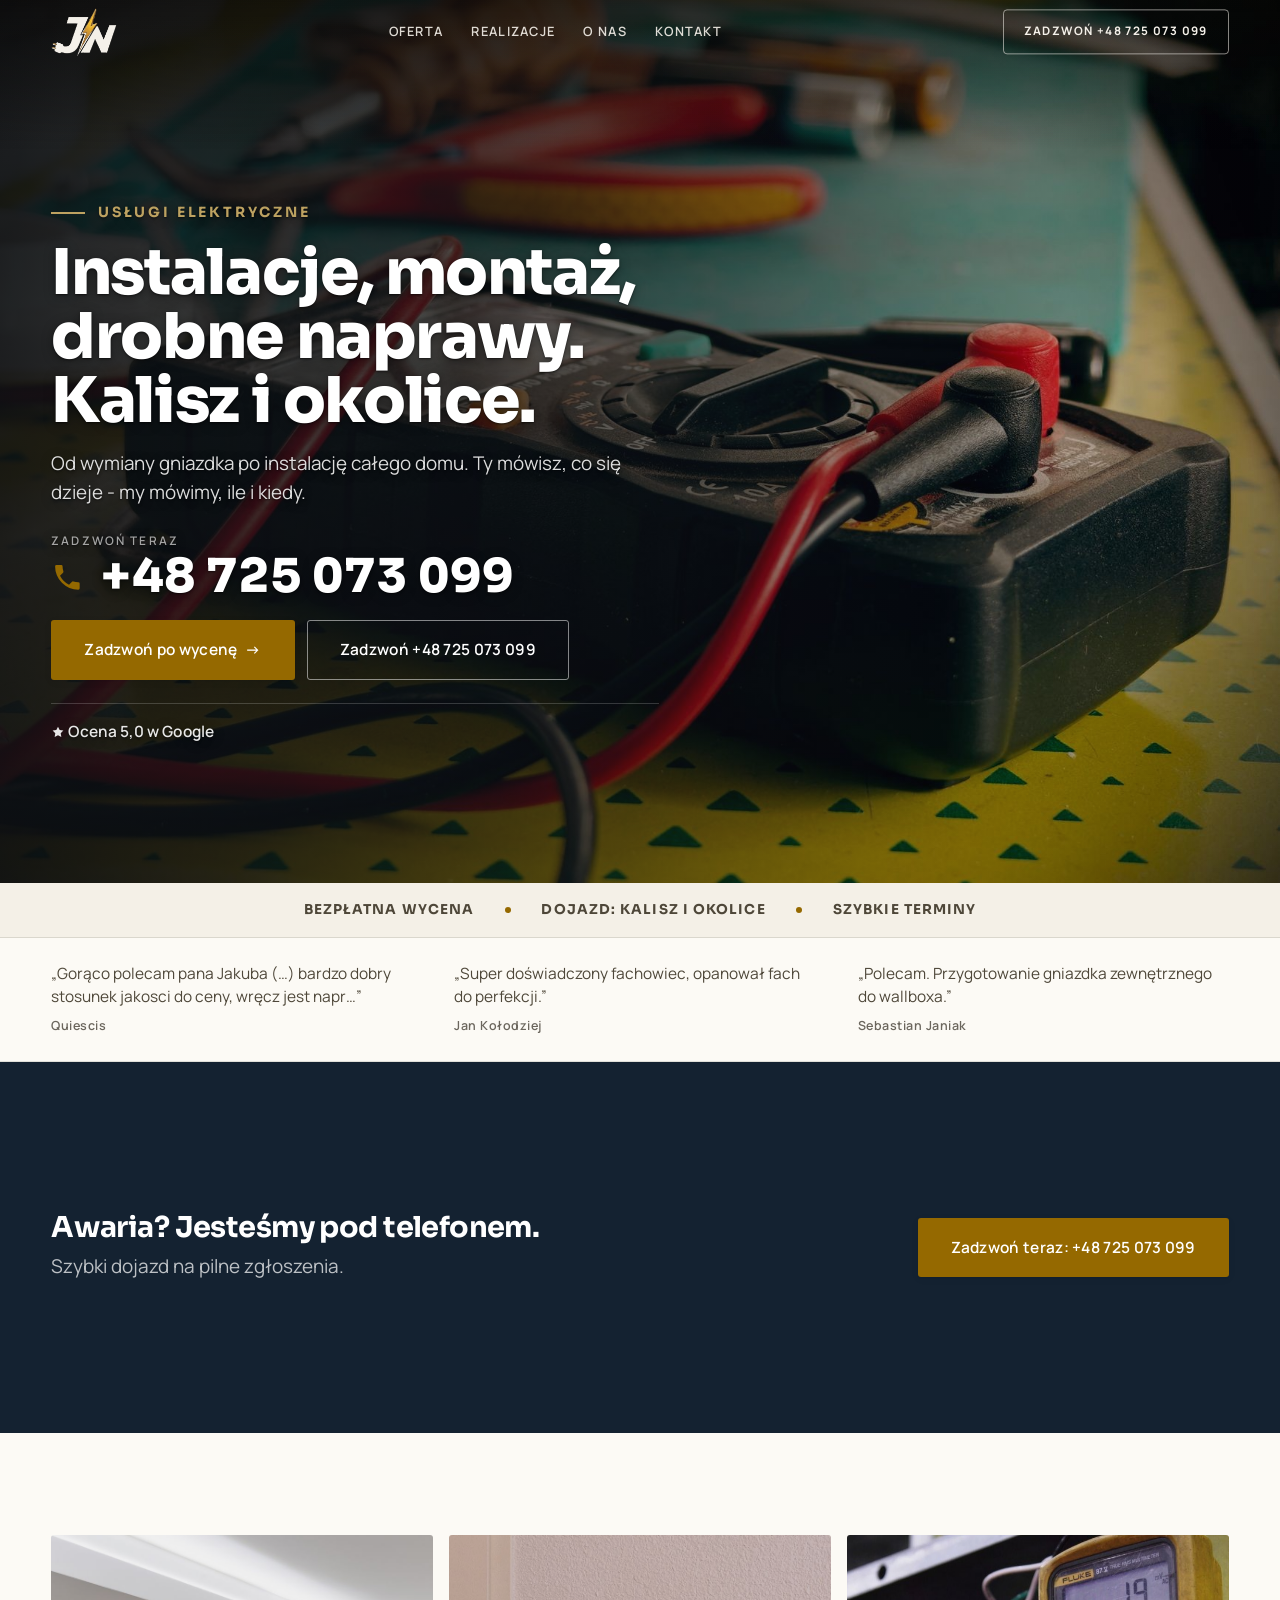
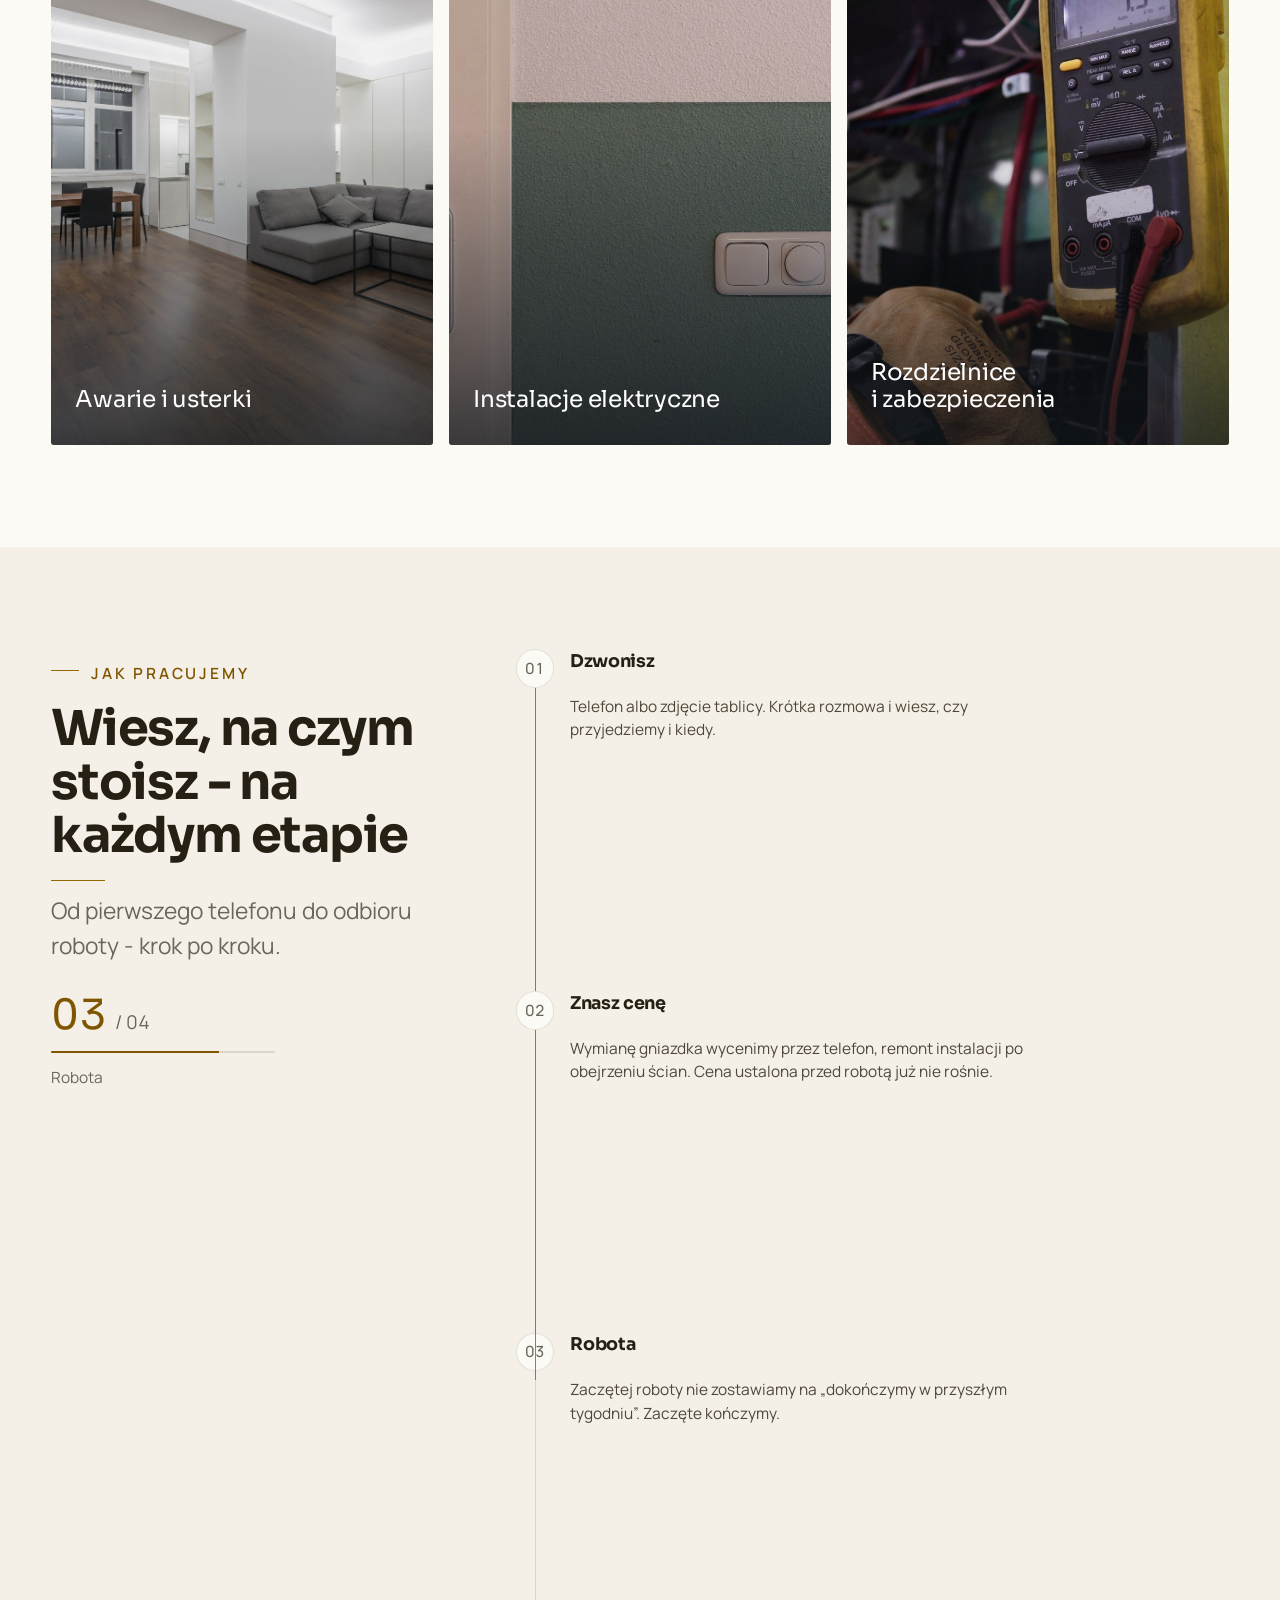
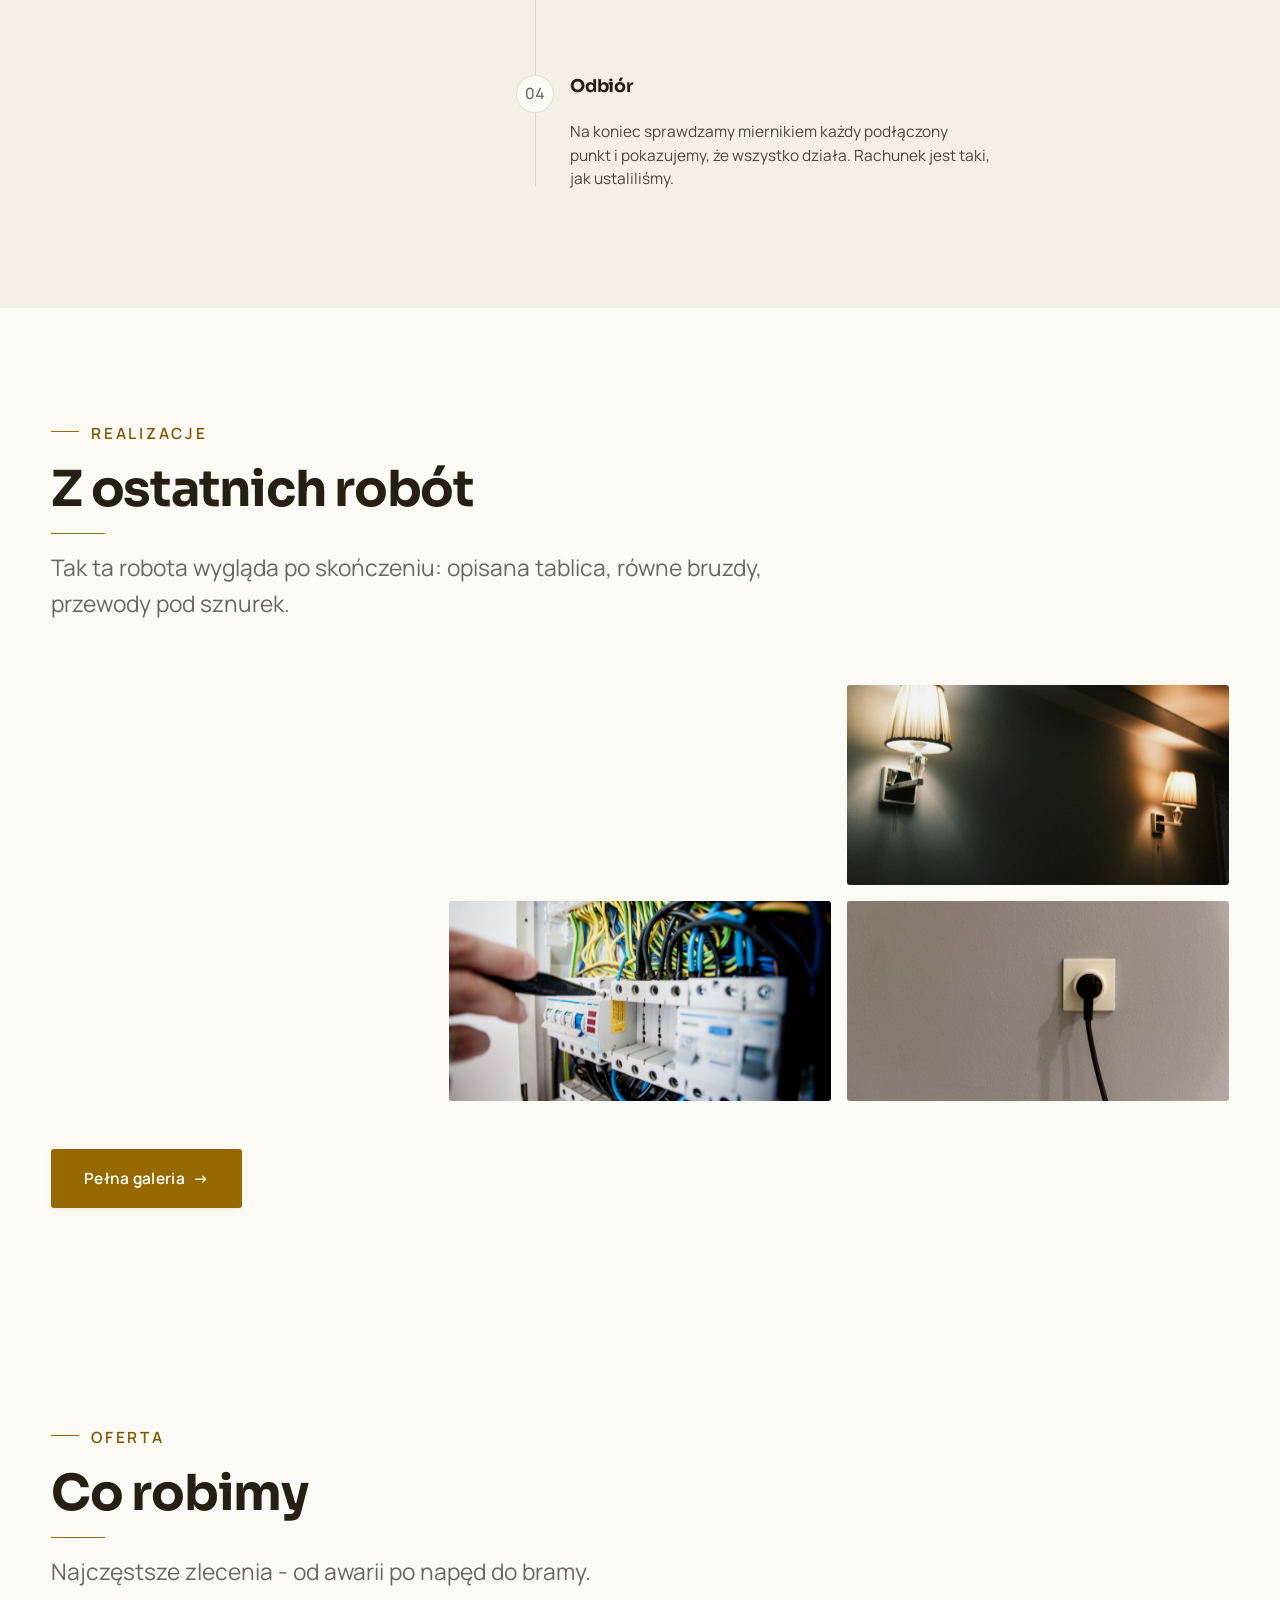
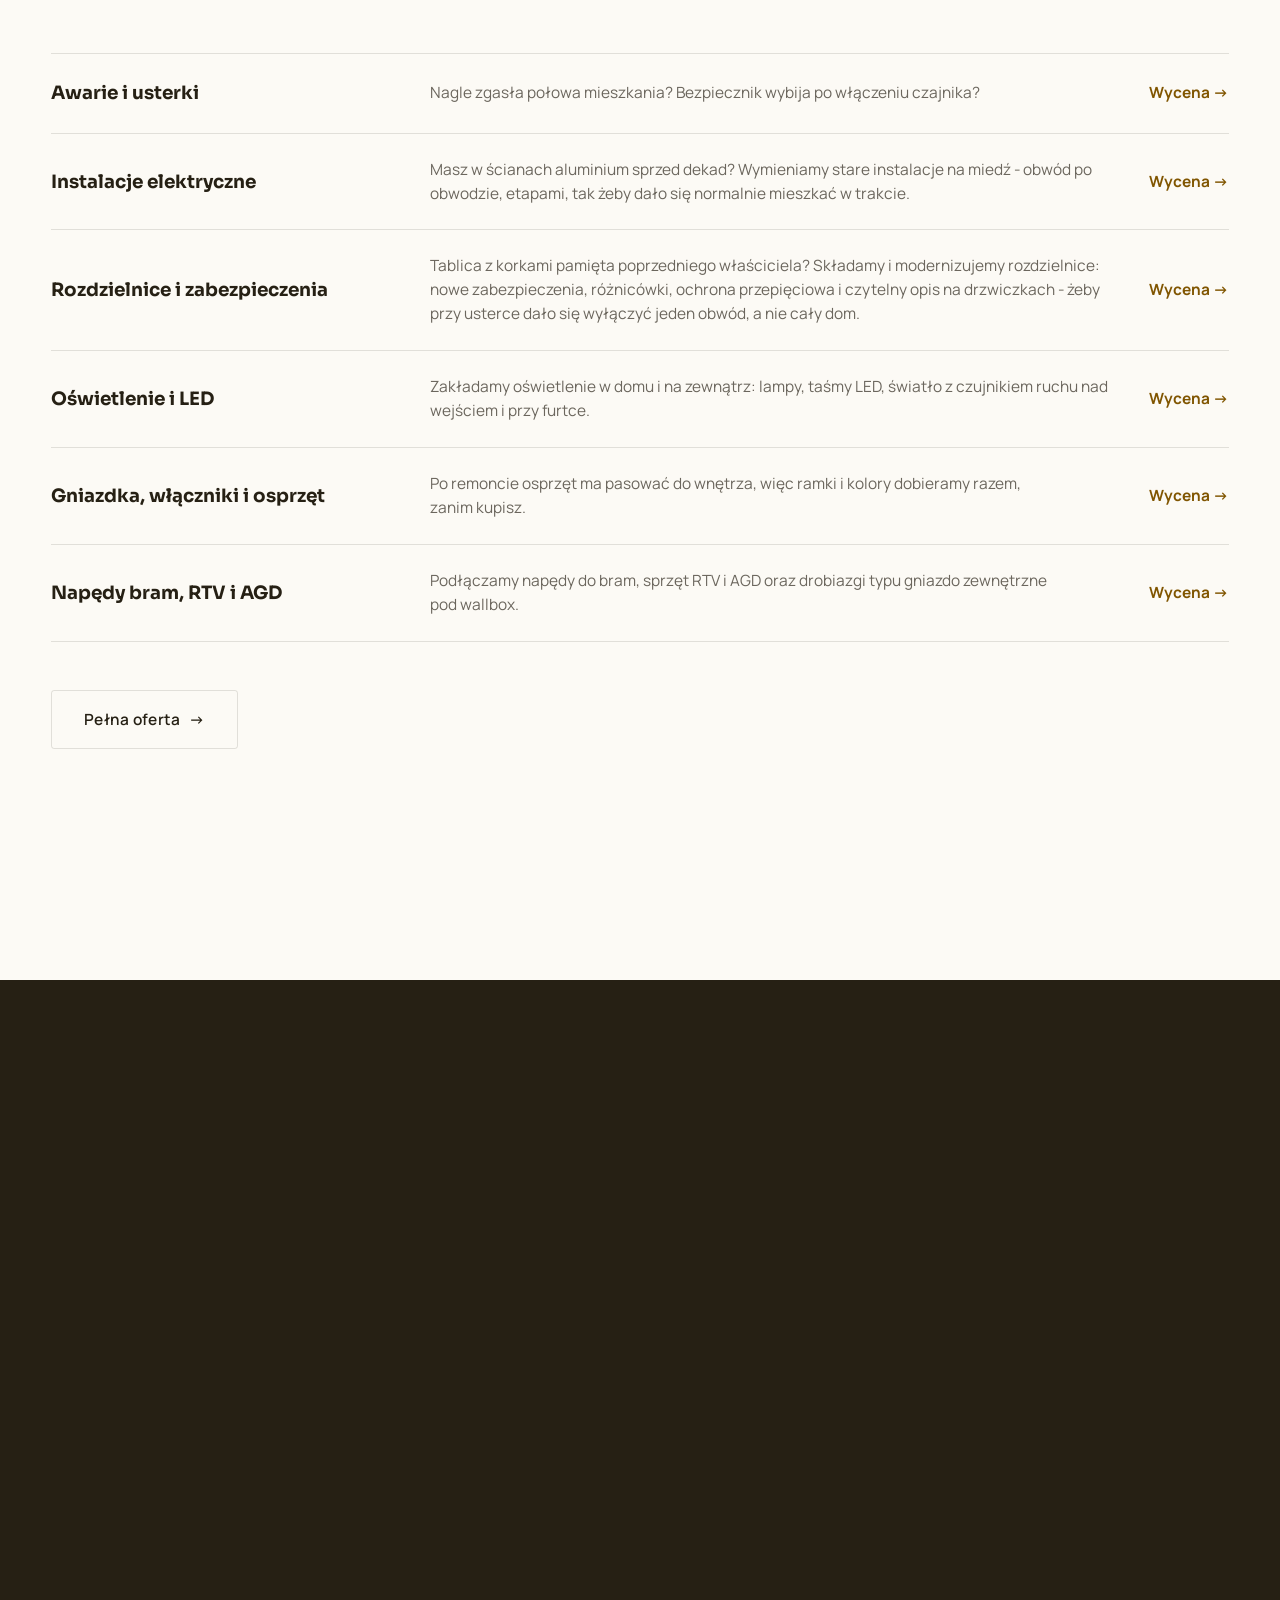
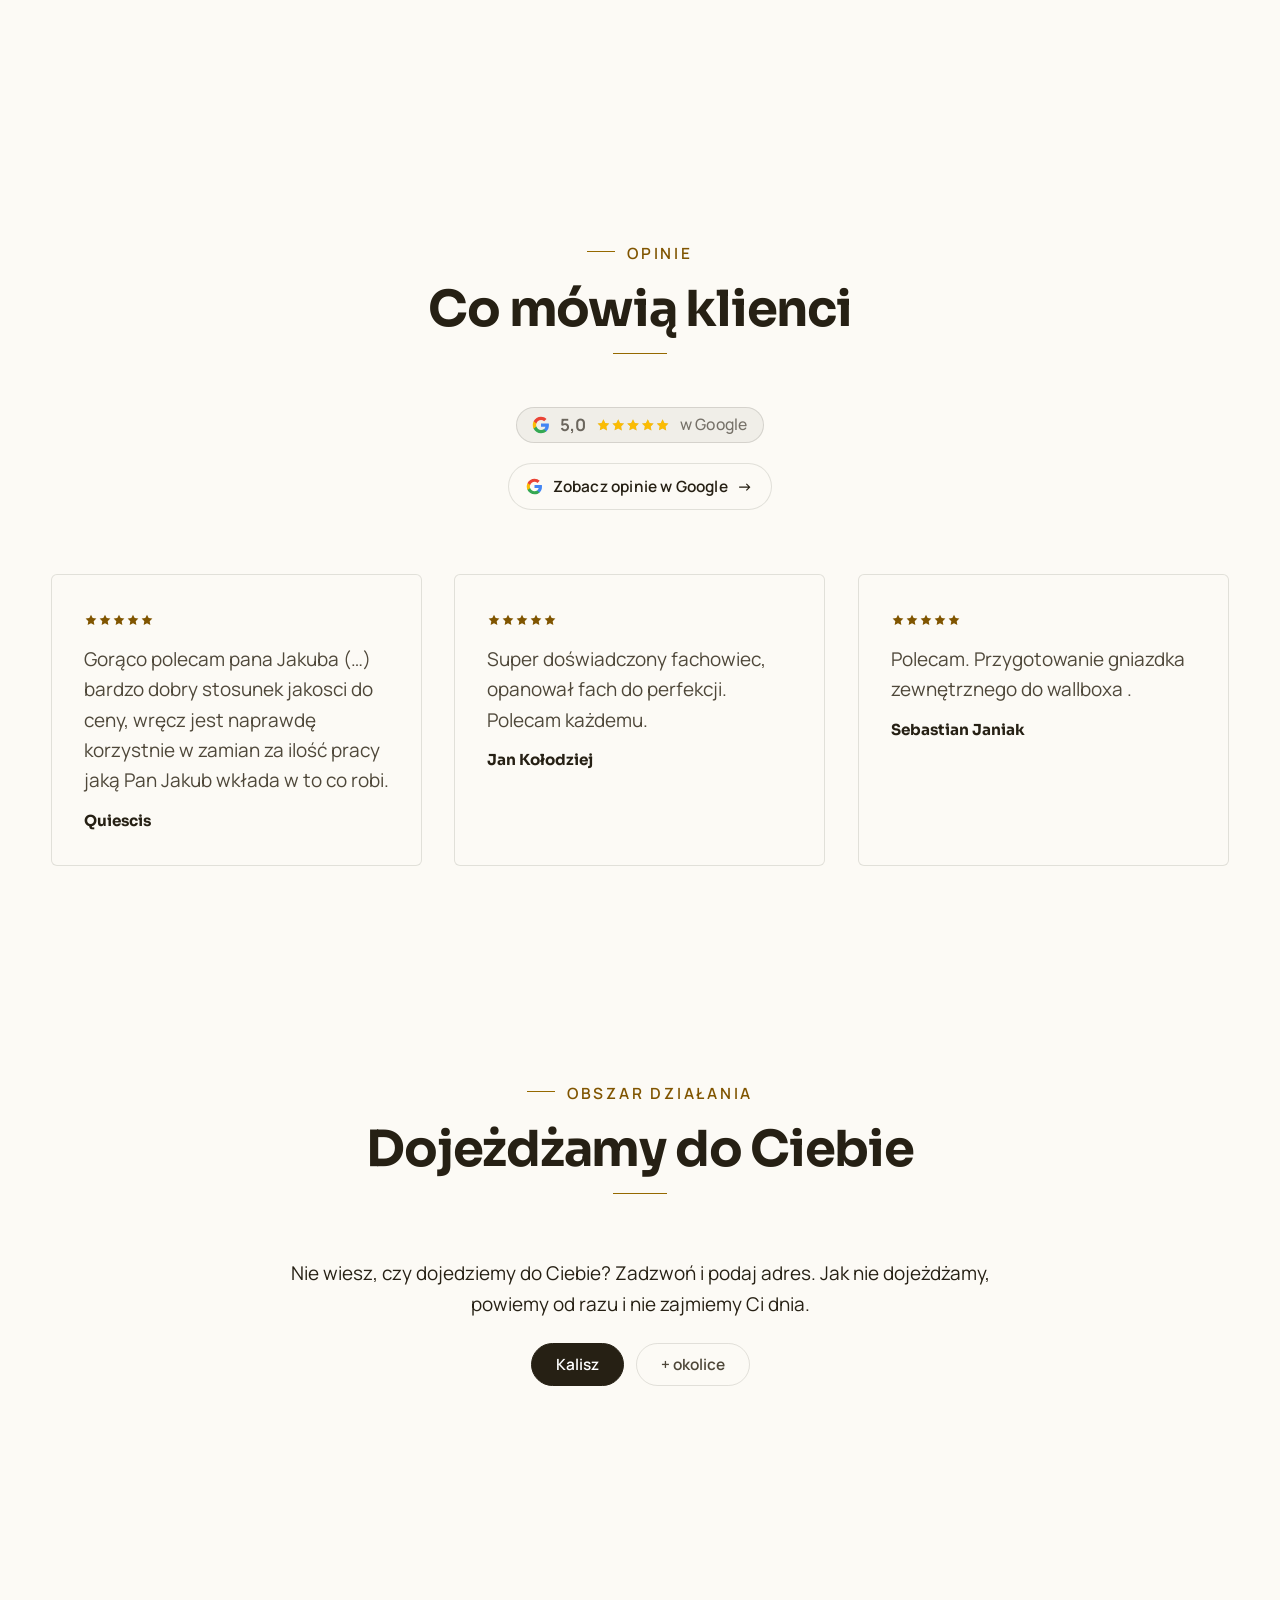
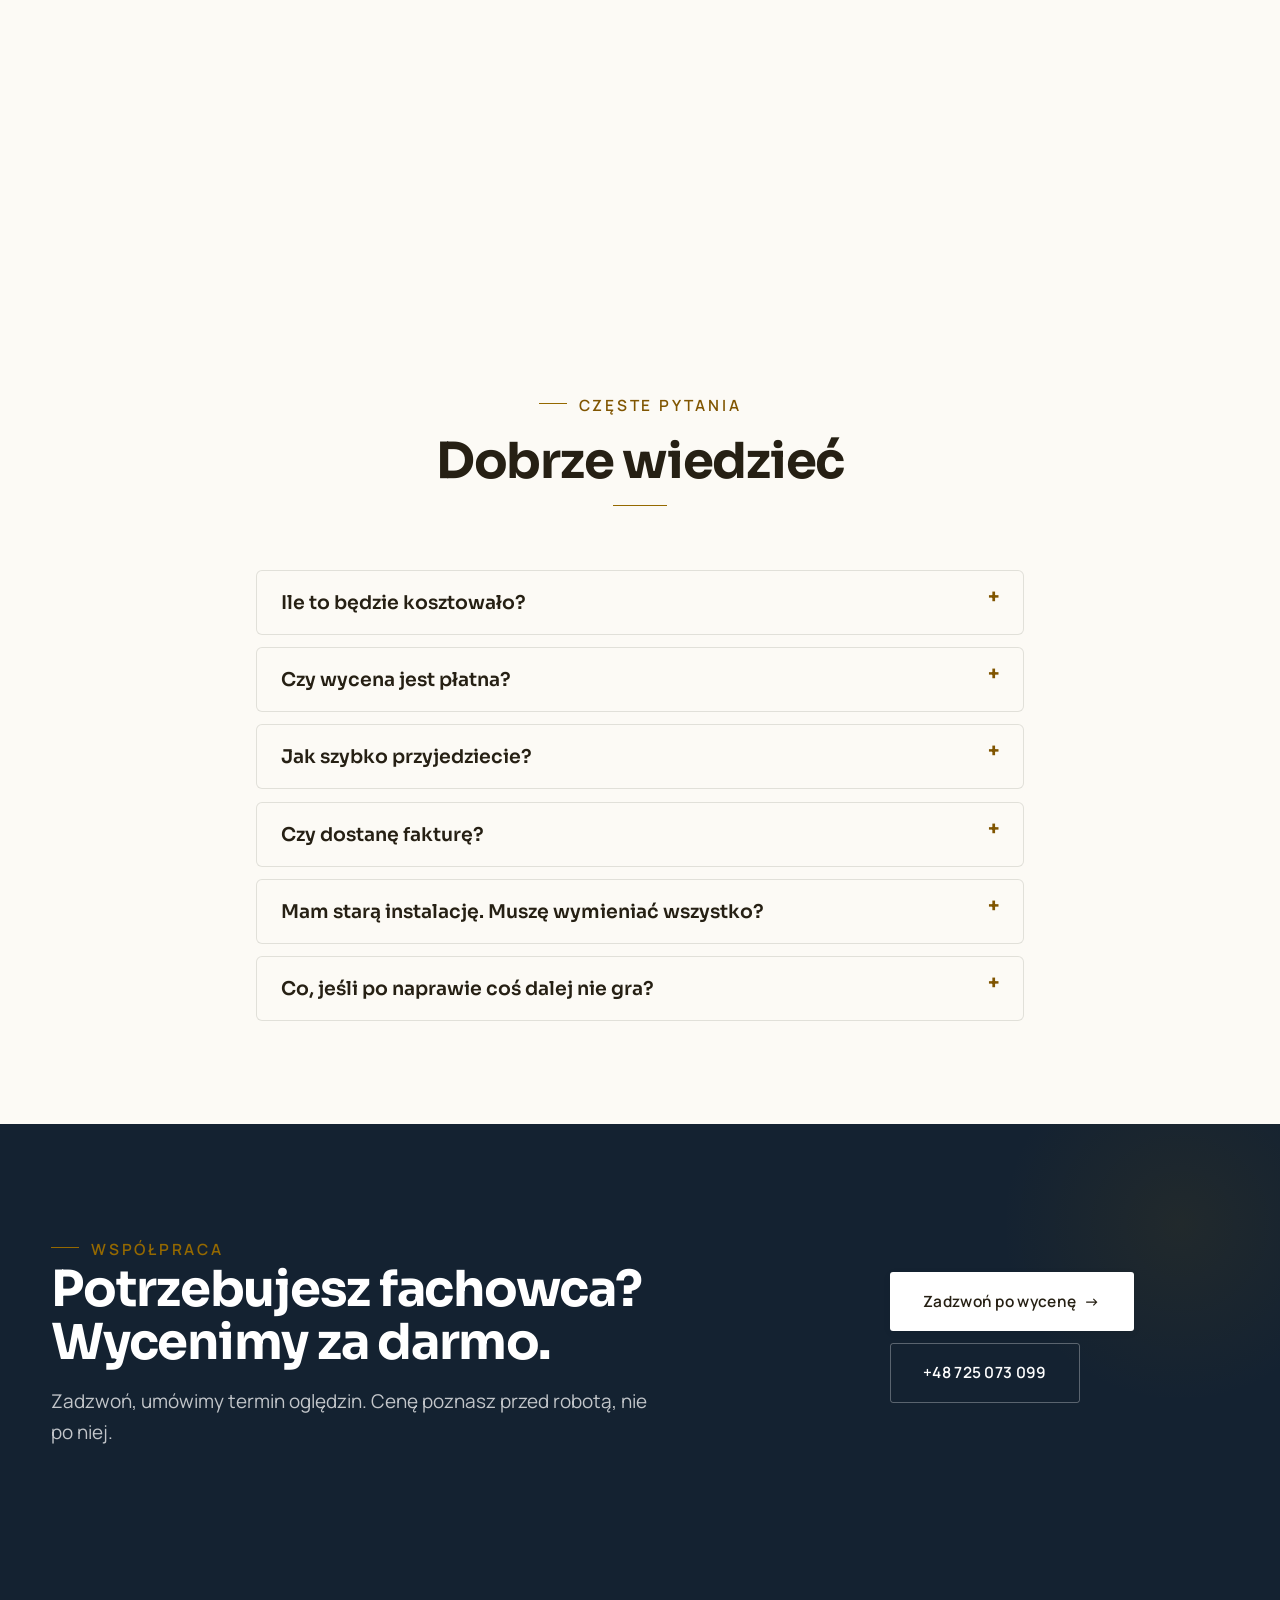
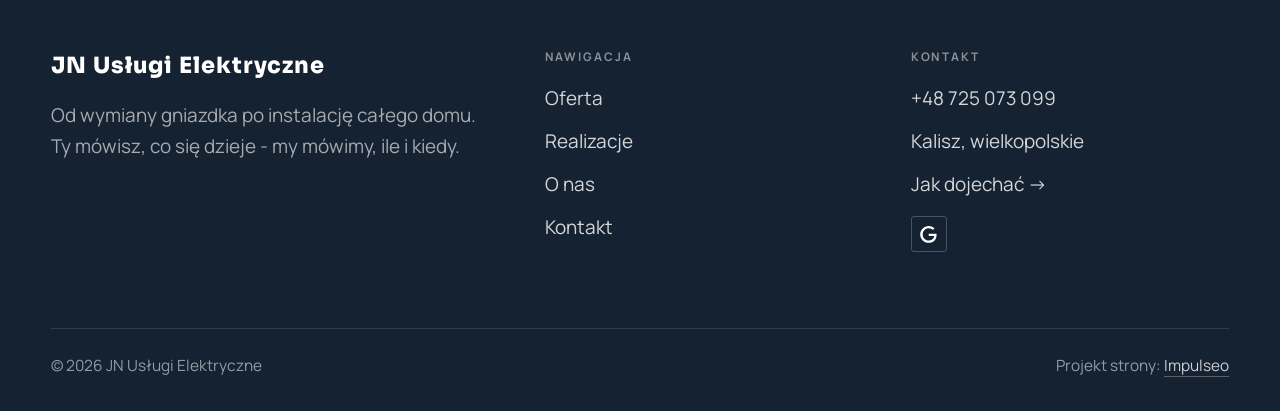
<file: index.html>
<!DOCTYPE html>
<html lang="pl">
<head>
<meta charset="UTF-8">
<meta name="viewport" content="width=device-width, initial-scale=1.0">
<title>JN Usługi Elektryczne - elektryk, awarie i instalacje</title>
<meta name="description" content="Elektryk w Kaliszu z dojazdem. Awarie, instalacje, rozdzielnice, oświetlenie, napędy bram i drobne naprawy. Cenę znasz przed robotą. Zadzwoń: +48 725 073 099.">
<link rel="canonical" href="https://impulseo-pl.github.io/jn-uslugi-elektryczne/">
<meta name="robots" content="noindex, nofollow">
<meta property="og:type" content="website">
<meta property="og:locale" content="pl_PL">
<meta property="og:site_name" content="JN Usługi Elektryczne">
<meta property="og:title" content="JN Usługi Elektryczne - elektryk, awarie i instalacje">
<meta property="og:description" content="Elektryk w Kaliszu z dojazdem. Awarie, instalacje, rozdzielnice, oświetlenie, napędy bram i drobne naprawy. Cenę znasz przed robotą. Zadzwoń: +48 725 073 099.">
<meta property="og:url" content="https://impulseo-pl.github.io/jn-uslugi-elektryczne/">
<meta property="og:image" content="https://impulseo-pl.github.io/jn-uslugi-elektryczne/img/og.jpg">
<meta property="og:image:width" content="1200">
<meta property="og:image:height" content="630">
<meta name="twitter:card" content="summary_large_image">
<script type="application/ld+json">{"@context": "https://schema.org", "@type": "Electrician", "name": "JN Usługi Elektryczne", "url": "https://impulseo-pl.github.io/jn-uslugi-elektryczne/", "telephone": "+48725073099", "image": "https://impulseo-pl.github.io/jn-uslugi-elektryczne/img/og.jpg", "areaServed": "Kalisz", "sameAs": ["https://maps.google.com/?cid=891478775531008990&g_mp=CiVnb29nbGUubWFwcy5wbGFjZXMudjEuUGxhY2VzLkdldFBsYWNlEAIYBCAA"]}</script>
<link rel="preconnect" href="https://fonts.googleapis.com">
<link rel="preconnect" href="https://fonts.gstatic.com" crossorigin>
<link href="https://fonts.googleapis.com/css2?family=Sora:wght@600;700;800&family=Manrope:wght@400;500;600&display=swap" rel="stylesheet">
<link rel="stylesheet" href="assets/styles.css?v=20261001a">
<link rel="preload" as="image" href="img/logo.png" fetchpriority="high">
<link rel="preload" as="image" href="img/logo-jasne.png">
<script>(function(){
 /* Wejscie z logo (skill wejscie-na-strone): raz na wizyte, ?intro = zagraj znowu.
    Skrypt BEZ defer - inaczej przez ulamek sekundy widac strone, a dopiero potem kurtyne. */
 try{
  var h=document.documentElement, a=location.search.indexOf('intro')>-1;
  if(window.matchMedia('(prefers-reduced-motion: reduce)').matches) return;
  if(!a && sessionStorage.getItem('jn-wejscie')) return;
  sessionStorage.setItem('jn-wejscie','1');
  h.classList.add('intro-on','bez-wejscia-tla');
 }catch(e){}
})();</script>
</head>
<body>
<div class="wejscie" aria-hidden="true">
  <div class="wejscie-znak-box wz-pod"><span class="wejscie-znak"><img class="wz-jasne" src="img/logo-jasne.png" width="513" height="391" alt="" decoding="async"></span></div>
  <div class="wejscie-plyta">
    <div class="wejscie-znak-box">
      <span class="wejscie-znak"><img class="wz-ciemne" src="img/logo.png" width="513" height="391" alt="" decoding="async"></span>
      <i class="wejscie-prad"></i>
    </div>
  </div>
</div>

<header class="nav">
  <div class="wrap nav-inner">
    <a class="brand brand-has-logo" href="index.html"><img class="brand-logo" src="img/logo-jasne.png" alt="JN Usługi Elektryczne" width="513" height="391" decoding="async"><img class="brand-logo brand-logo--ciemny" src="img/logo.png" alt="" aria-hidden="true" width="513" height="391" decoding="async"></a>
    <nav class="nav-links">
      <a href="oferta.html">Oferta</a>
      <a href="realizacje.html">Realizacje</a>
      <a href="o-nas.html">O nas</a>
      <a href="kontakt.html">Kontakt</a>
      <a href="tel:+48725073099" class="btn btn-accent">Zadzwoń +48 725 073 099</a>
    </nav>
    <button class="nav-toggle" aria-label="Menu"><span></span><span></span><span></span></button>
  </div>
</header>
<script>(function(){
 /* Pomiar TUZ za </header>, nie w main.js - main.js rusza ~300 ms pozniej (regula 6). */
 var h=document.documentElement;
 if(!h.classList.contains('intro-on')) return;
 function sprzataj(){
   h.classList.remove('intro-on','intro-gra','intro-out');
   try{window.dispatchEvent(new Event('wejscie:koniec'));}catch(e){}
 }
 var obraz=null;
 document.querySelectorAll('.nav .brand-logo').forEach(function(im){
   if(!obraz && im.getBoundingClientRect().width>0) obraz=im;
 });
 var ciemne=document.querySelector('.wz-ciemne');
 if(!obraz||!ciemne){sprzataj();return;}

 /* SKALUJEMY W DOL, NIGDY W GORE (regula 8): na kurtynie logo ma prawdziwy rozmiar,
    do paska wraca scale() < 1. Sufit = piksele pliku / gestosc ekranu. */
 var PLIK_W=513, PLIK_H=391;
 var r=obraz.getBoundingClientRect();
 var sufit=PLIK_W/Math.min(window.devicePixelRatio||1,3);
 var cel=(innerWidth<680)?Math.min(innerWidth*0.5,230):Math.min(innerWidth*0.22,300);
 cel=Math.max(r.width, Math.min(cel, sufit));
 h.style.setProperty('--i-w', Math.round(cel)+'px');
 h.style.setProperty('--i-h', Math.round(cel*PLIK_H/PLIK_W)+'px');
 h.style.setProperty('--i-zmniejsz', (r.width/cel).toFixed(4));
 h.style.setProperty('--i-px', Math.round(r.left+r.width/2-innerWidth/2)+'px');
 h.style.setProperty('--i-py', Math.round(r.top+r.height/2-innerHeight/2)+'px');

 var ruszylo=false, zrobione=false;
 function koniec(){
   if(!ruszylo||zrobione) return; zrobione=true;
   h.classList.add('intro-out');
   /* naglowek hero rusza, gdy kurtyna jest prawie na dole - bez pustej przerwy */
   setTimeout(function(){ try{window.dispatchEvent(new Event('wejscie:koniec'));}catch(e){} }, 720);
   setTimeout(sprzataj, 1150);
 }
 function graj(){
   if(ruszylo) return; ruszylo=true;
   /* DWIE klatki - inaczej przegladarka sklei start z koncem i przejscia nie widac */
   requestAnimationFrame(function(){requestAnimationFrame(function(){ h.classList.add('intro-gra'); });});
   /* MIN/SUFIT licza sie od startu animacji, nie od parsowania strony (regula 5a) */
   var start=Date.now(), MIN=820, SUFIT=1150, zaladowane=false;
   function heroGotowe(){ var im=document.querySelector('.hf-photo'); return !!(im&&im.complete&&im.naturalWidth>0); }
   function moze(){ if(Date.now()-start>=MIN && (heroGotowe()||zaladowane)) koniec(); else setTimeout(moze,70); }
   window.addEventListener('load',function(){zaladowane=true;});
   moze();
   setTimeout(koniec, SUFIT);
   setTimeout(sprzataj, 3200);                              /* twardy bezpiecznik */
   ['click','wheel','touchstart','keydown'].forEach(function(z){
     window.addEventListener(z, koniec, {once:true, passive:true});
   });
 }
 /* KURTYNA NIE RUSZA, DOPOKI LOGO NIE JEST POBRANE I ZDEKODOWANE (regula 5a) -
    inaczej takt wylaniania gra na pustym miejscu i logo "miga jak zbugowane". */
 function odpusc(){ if(!ruszylo) sprzataj(); }
 function zacznij(){ if(ciemne.decode) ciemne.decode().then(graj,graj); else graj(); }
 if(ciemne.complete && ciemne.naturalWidth>0) zacznij();
 else { ciemne.addEventListener('load', zacznij); ciemne.addEventListener('error', odpusc);
        setTimeout(function(){ (ciemne.complete&&ciemne.naturalWidth>0) ? zacznij() : odpusc(); }, 1400); }
 setTimeout(function(){ if(!ruszylo) sprzataj(); }, 4000);
})();</script>

<main>
<section class="hero-fach">
  <img class="hf-photo" src="img/hero.jpg" fetchpriority="high" data-rotate="img/g14.jpg|img/g2.jpg" alt="JN Usługi Elektryczne" width="1880" height="1253">
  <div class="hf-panel">
    <div class="hf-inner">
      <span class="hf-kicker">Usługi elektryczne</span>
      <h1 class="hf-title">Instalacje, montaż, drobne naprawy. Kalisz i okolice. <em></em></h1>
      <p class="hf-lead">Od wymiany gniazdka po instalację całego domu. Ty mówisz, co się dzieje - my mówimy, ile i kiedy.</p>
      <a class="hf-phone" href="tel:+48725073099"><span class="hf-phone-lab">Zadzwoń teraz</span><span class="hf-phone-num"><svg class="ico-tel" width="16" height="16" viewBox="0 0 24 24" fill="none" aria-hidden="true"><path d="M6.6 10.8a15.5 15.5 0 0 0 6.6 6.6l2.2-2.2a1 1 0 0 1 1-.24 11.4 11.4 0 0 0 3.6.58 1 1 0 0 1 1 1V20a1 1 0 0 1-1 1A17 17 0 0 1 3 4a1 1 0 0 1 1-1h3.5a1 1 0 0 1 1 1c0 1.25.2 2.46.58 3.6a1 1 0 0 1-.25 1l-2.23 2.2Z" fill="currentColor"/></svg> +48 725 073 099</span></a>
      <div class="hf-actions">
        <a href="kontakt.html" class="btn btn-accent">Zadzwoń po wycenę <span class="arr">→</span></a>
        <a href="tel:+48725073099" class="btn btn-ghost hf-ghost">Zadzwoń +48 725 073 099</a>
      </div>
      <div class="hf-trust"><svg class="ico-star" width="14" height="14" viewBox="0 0 24 24" style="vertical-align:-2px" aria-hidden="true"><path d="M12 2.8l2.85 5.8 6.4.93-4.63 4.5 1.1 6.37L12 17.4l-5.72 3 1.1-6.37-4.63-4.5 6.4-.93L12 2.8Z" fill="currentColor"/></svg> Ocena 5,0 w Google</div>
    </div>
  </div>
</section>
<section class="fach-promise">
  <div class="wrap">
    <ul class="fp-row reveal"><li>Bezpłatna wycena</li><li>Dojazd: Kalisz i okolice</li><li>Szybkie terminy</li></ul>
  </div>
</section>
<section class="opinie-mini" aria-label="Opinie klientów">
  <div class="wrap">
    <div class="om-row">
      <div class="om-item reveal"><blockquote>„Gorąco polecam pana Jakuba (…) bardzo dobry stosunek jakosci do ceny, wręcz jest napr…”</blockquote><span class="om-autor">Quiescis</span></div>
      <div class="om-item reveal"><blockquote>„Super doświadczony fachowiec, opanował fach do perfekcji.”</blockquote><span class="om-autor">Jan Kołodziej</span></div>
      <div class="om-item reveal"><blockquote>„Polecam. Przygotowanie gniazdka zewnętrznego do wallboxa.”</blockquote><span class="om-autor">Sebastian Janiak</span></div>
    </div>
  </div>
</section>
<section class="awaria">
  <div class="wrap">
      <div class="reveal">
        <h3>Awaria? Jesteśmy pod telefonem.</h3>
        <p>Szybki dojazd na pilne zgłoszenia.</p>
      </div>
      <a class="btn btn-accent" href="tel:+48725073099">Zadzwoń teraz: +48 725 073 099</a>
  </div>
</section>
<section class="gateways-band">
  <div class="wrap">
    <div class="gateways">
      <a href="oferta.html" class="gateway reveal"><img src="img/g3.jpg" alt="Awarie i usterki" loading="lazy" width="1880" height="1255" decoding="async"><span class="g-ttl">Awarie i usterki</span></a>
      <a href="oferta.html" class="gateway reveal"><img src="img/g4.jpg" alt="Instalacje elektryczne" loading="lazy" width="1880" height="1255" decoding="async"><span class="g-ttl">Instalacje elektryczne</span></a>
      <a href="oferta.html" class="gateway reveal"><img src="img/g5.jpg" alt="Rozdzielnice i zabezpieczenia" loading="lazy" width="1880" height="992" decoding="async"><span class="g-ttl">Rozdzielnice i zabezpieczenia</span></a>
    </div>
  </div>
</section>
<section class="proces proces-os fachowcy">
  <div class="wrap proc-grid">
    <div class="proc-side">
      <div class="head reveal">
        <span class="eyebrow">Jak pracujemy</span>
        <h2>Wiesz, na czym stoisz - na każdym etapie</h2>
        <p>Od pierwszego telefonu do odbioru roboty - krok po kroku.</p>
      </div>
      <div class="proc-count" aria-hidden="true"><span class="pc-cur">01</span><span class="pc-all">/ 04</span></div>
      <div class="proc-bar" aria-hidden="true"><i></i></div>
      <p class="proc-now" aria-hidden="true">Dzwonisz</p>
    </div>
    <ol class="proces-line">
      <li class="reveal"><span class="pno">01</span><h3>Dzwonisz</h3><p>Telefon albo zdjęcie tablicy. Krótka rozmowa i wiesz, czy przyjedziemy i kiedy.</p></li>
      <li class="reveal"><span class="pno">02</span><h3>Znasz cenę</h3><p>Wymianę gniazdka wycenimy przez telefon, remont instalacji po obejrzeniu ścian. Cena ustalona przed robotą już nie rośnie.</p></li>
      <li class="reveal"><span class="pno">03</span><h3>Robota</h3><p>Zaczętej roboty nie zostawiamy na „dokończymy w przyszłym tygodniu”. Zaczęte kończymy.</p></li>
      <li class="reveal"><span class="pno">04</span><h3>Odbiór</h3><p>Na koniec sprawdzamy miernikiem każdy podłączony punkt i pokazujemy, że wszystko działa. Rachunek jest taki, jak ustaliliśmy.</p></li>
    </ol>
  </div>
</section>
<section>
  <div class="wrap">
    <div class="head reveal">
      <span class="eyebrow">Realizacje</span>
      <h2>Z ostatnich robót</h2>
      <p>Tak ta robota wygląda po skończeniu: opisana tablica, równe bruzdy, przewody pod sznurek.</p>
    </div>
    <div class="gallery">
      <div class="tile t-two3 reveal"><img src="img/g6.jpg" alt="JN Usługi Elektryczne" loading="lazy" width="1880" height="1253" decoding="async"></div>
      <div class="tile t-third reveal"><img src="img/g7.jpg" alt="JN Usługi Elektryczne" loading="lazy" width="1880" height="1253" decoding="async"></div>
      <div class="tile t-third reveal"><img src="img/g8.jpg" alt="JN Usługi Elektryczne" loading="lazy" width="1880" height="1255" decoding="async"></div>
      <div class="tile t-third reveal"><img src="img/g9.jpg" alt="JN Usługi Elektryczne" loading="lazy" width="1880" height="1251" decoding="async"></div>
      <div class="tile t-third reveal"><img src="img/g10.jpg" alt="JN Usługi Elektryczne" loading="lazy" width="1880" height="1255" decoding="async"></div>
    </div>
    <div style="margin-top:var(--space-7)" class="reveal"><a href="realizacje.html" class="btn btn-accent">Pełna galeria <span class="arr">→</span></a></div>
  </div>
</section>
<section class="fach-uslugi">
  <div class="wrap">
    <div class="head reveal">
      <span class="eyebrow">Oferta</span>
      <h2>Co robimy</h2>
      <p>Najczęstsze zlecenia - od awarii po napęd do bramy.</p>
    </div>
    <ul class="fu-list">
      <li class="fu-row reveal"><div class="fu-name">Awarie i usterki</div><div class="fu-desc">Nagle zgasła połowa mieszkania? Bezpiecznik wybija po włączeniu czajnika?</div><a class="fu-cta" href="kontakt.html">Wycena <span class="arr">→</span></a></li>
      <li class="fu-row reveal"><div class="fu-name">Instalacje elektryczne</div><div class="fu-desc">Masz w ścianach aluminium sprzed dekad? Wymieniamy stare instalacje na miedź - obwód po obwodzie, etapami, tak żeby dało się normalnie mieszkać w trakcie.</div><a class="fu-cta" href="kontakt.html">Wycena <span class="arr">→</span></a></li>
      <li class="fu-row reveal"><div class="fu-name">Rozdzielnice i zabezpieczenia</div><div class="fu-desc">Tablica z korkami pamięta poprzedniego właściciela? Składamy i modernizujemy rozdzielnice: nowe zabezpieczenia, różnicówki, ochrona przepięciowa i czytelny opis na drzwiczkach - żeby przy usterce dało się wyłączyć jeden obwód, a nie cały dom.</div><a class="fu-cta" href="kontakt.html">Wycena <span class="arr">→</span></a></li>
      <li class="fu-row reveal"><div class="fu-name">Oświetlenie i LED</div><div class="fu-desc">Zakładamy oświetlenie w domu i na zewnątrz: lampy, taśmy LED, światło z czujnikiem ruchu nad wejściem i przy furtce.</div><a class="fu-cta" href="kontakt.html">Wycena <span class="arr">→</span></a></li>
      <li class="fu-row reveal"><div class="fu-name">Gniazdka, włączniki i osprzęt</div><div class="fu-desc">Po remoncie osprzęt ma pasować do wnętrza, więc ramki i kolory dobieramy razem, zanim kupisz.</div><a class="fu-cta" href="kontakt.html">Wycena <span class="arr">→</span></a></li>
      <li class="fu-row reveal"><div class="fu-name">Napędy bram, RTV i AGD</div><div class="fu-desc">Podłączamy napędy do bram, sprzęt RTV i AGD oraz drobiazgi typu gniazdo zewnętrzne pod wallbox.</div><a class="fu-cta" href="kontakt.html">Wycena <span class="arr">→</span></a></li>
    </ul>
    <div style="margin-top:var(--space-7)" class="reveal"><a href="oferta.html" class="btn btn-ghost">Pełna oferta <span class="arr">→</span></a></div>
  </div>
</section>
<section class="stopklatka" aria-hidden="true">
  <div class="stk-bg" style="background-image:url(img/g15.jpg)"></div>
</section>
<section class="opinie">
  <div class="wrap">
    <div class="head center reveal">
      <span class="eyebrow">Opinie</span>
      <h2>Co mówią klienci</h2>
    </div>
    <p class="op-meta reveal"><span class="g-badge"><svg class="gb-ico" viewBox="0 0 24 24" width="18" height="18" aria-hidden="true"><path fill="#4285F4" d="M22.56 12.25c0-.78-.07-1.53-.2-2.25H12v4.26h5.92c-.26 1.37-1.04 2.53-2.21 3.31v2.77h3.57c2.08-1.92 3.28-4.74 3.28-8.09z"/><path fill="#34A853" d="M12 23c2.97 0 5.46-.98 7.28-2.66l-3.57-2.77c-.98.66-2.23 1.06-3.71 1.06-2.86 0-5.29-1.93-6.16-4.53H2.18v2.84C3.99 20.53 7.7 23 12 23z"/><path fill="#FBBC05" d="M5.84 14.09c-.22-.66-.35-1.36-.35-2.09s.13-1.43.35-2.09V7.07H2.18C1.43 8.55 1 10.22 1 12s.43 3.45 1.18 4.93l2.85-2.22.81-.62z"/><path fill="#EA4335" d="M12 5.38c1.62 0 3.06.56 4.21 1.64l3.15-3.15C17.45 2.09 14.97 1 12 1 7.7 1 3.99 3.47 2.18 7.07l3.66 2.84c.87-2.6 3.3-4.53 6.16-4.53z"/></svg><b class="gb-ocena">5,0</b><svg class="gb-stars" viewBox="0 0 90 18" width="74" height="14.8" aria-hidden="true"><g fill="currentColor" opacity=".26"><path transform="translate(0,0)" d="M9 1.6l2.2 4.46 4.92.72-3.56 3.47.84 4.9L9 12.74l-4.4 2.31.84-4.9L1.88 6.68l4.92-.72L9 1.6Z"/><path transform="translate(18,0)" d="M9 1.6l2.2 4.46 4.92.72-3.56 3.47.84 4.9L9 12.74l-4.4 2.31.84-4.9L1.88 6.68l4.92-.72L9 1.6Z"/><path transform="translate(36,0)" d="M9 1.6l2.2 4.46 4.92.72-3.56 3.47.84 4.9L9 12.74l-4.4 2.31.84-4.9L1.88 6.68l4.92-.72L9 1.6Z"/><path transform="translate(54,0)" d="M9 1.6l2.2 4.46 4.92.72-3.56 3.47.84 4.9L9 12.74l-4.4 2.31.84-4.9L1.88 6.68l4.92-.72L9 1.6Z"/><path transform="translate(72,0)" d="M9 1.6l2.2 4.46 4.92.72-3.56 3.47.84 4.9L9 12.74l-4.4 2.31.84-4.9L1.88 6.68l4.92-.72L9 1.6Z"/></g><clipPath id="gs1000"><rect x="0" y="0" width="90.0" height="18"/></clipPath><g fill="#FBBC04" clip-path="url(#gs1000)"><path transform="translate(0,0)" d="M9 1.6l2.2 4.46 4.92.72-3.56 3.47.84 4.9L9 12.74l-4.4 2.31.84-4.9L1.88 6.68l4.92-.72L9 1.6Z"/><path transform="translate(18,0)" d="M9 1.6l2.2 4.46 4.92.72-3.56 3.47.84 4.9L9 12.74l-4.4 2.31.84-4.9L1.88 6.68l4.92-.72L9 1.6Z"/><path transform="translate(36,0)" d="M9 1.6l2.2 4.46 4.92.72-3.56 3.47.84 4.9L9 12.74l-4.4 2.31.84-4.9L1.88 6.68l4.92-.72L9 1.6Z"/><path transform="translate(54,0)" d="M9 1.6l2.2 4.46 4.92.72-3.56 3.47.84 4.9L9 12.74l-4.4 2.31.84-4.9L1.88 6.68l4.92-.72L9 1.6Z"/><path transform="translate(72,0)" d="M9 1.6l2.2 4.46 4.92.72-3.56 3.47.84 4.9L9 12.74l-4.4 2.31.84-4.9L1.88 6.68l4.92-.72L9 1.6Z"/></g></svg><span class="gb-txt">w Google</span></span></p>
    <p class="op-meta reveal"><a class="op-google" href="https://maps.google.com/?cid=891478775531008990&amp;g_mp=CiVnb29nbGUubWFwcy5wbGFjZXMudjEuUGxhY2VzLkdldFBsYWNlEAIYBCAA" target="_blank" rel="noopener"><svg class="op-g-ico" viewBox="0 0 24 24" width="17" height="17" aria-hidden="true"><path fill="#4285F4" d="M22.56 12.25c0-.78-.07-1.53-.2-2.25H12v4.26h5.92c-.26 1.37-1.04 2.53-2.21 3.31v2.77h3.57c2.08-1.92 3.28-4.74 3.28-8.09z"/><path fill="#34A853" d="M12 23c2.97 0 5.46-.98 7.28-2.66l-3.57-2.77c-.98.66-2.23 1.06-3.71 1.06-2.86 0-5.29-1.93-6.16-4.53H2.18v2.84C3.99 20.53 7.7 23 12 23z"/><path fill="#FBBC05" d="M5.84 14.09c-.22-.66-.35-1.36-.35-2.09s.13-1.43.35-2.09V7.07H2.18C1.43 8.55 1 10.22 1 12s.43 3.45 1.18 4.93l2.85-2.22.81-.62z"/><path fill="#EA4335" d="M12 5.38c1.62 0 3.06.56 4.21 1.64l3.15-3.15C17.45 2.09 14.97 1 12 1 7.7 1 3.99 3.47 2.18 7.07l3.66 2.84c.87-2.6 3.3-4.53 6.16-4.53z"/></svg><span>Zobacz opinie w Google</span><span class="arr">→</span></a></p>
    <div class="opinie-grid">
      <figure class="op-card reveal"><span class="op-star"><svg class="ico-star" width="14" height="14" viewBox="0 0 24 24" style="vertical-align:-2px" aria-hidden="true"><path d="M12 2.8l2.85 5.8 6.4.93-4.63 4.5 1.1 6.37L12 17.4l-5.72 3 1.1-6.37-4.63-4.5 6.4-.93L12 2.8Z" fill="currentColor"/></svg><svg class="ico-star" width="14" height="14" viewBox="0 0 24 24" style="vertical-align:-2px" aria-hidden="true"><path d="M12 2.8l2.85 5.8 6.4.93-4.63 4.5 1.1 6.37L12 17.4l-5.72 3 1.1-6.37-4.63-4.5 6.4-.93L12 2.8Z" fill="currentColor"/></svg><svg class="ico-star" width="14" height="14" viewBox="0 0 24 24" style="vertical-align:-2px" aria-hidden="true"><path d="M12 2.8l2.85 5.8 6.4.93-4.63 4.5 1.1 6.37L12 17.4l-5.72 3 1.1-6.37-4.63-4.5 6.4-.93L12 2.8Z" fill="currentColor"/></svg><svg class="ico-star" width="14" height="14" viewBox="0 0 24 24" style="vertical-align:-2px" aria-hidden="true"><path d="M12 2.8l2.85 5.8 6.4.93-4.63 4.5 1.1 6.37L12 17.4l-5.72 3 1.1-6.37-4.63-4.5 6.4-.93L12 2.8Z" fill="currentColor"/></svg><svg class="ico-star" width="14" height="14" viewBox="0 0 24 24" style="vertical-align:-2px" aria-hidden="true"><path d="M12 2.8l2.85 5.8 6.4.93-4.63 4.5 1.1 6.37L12 17.4l-5.72 3 1.1-6.37-4.63-4.5 6.4-.93L12 2.8Z" fill="currentColor"/></svg></span><blockquote>Gorąco polecam pana Jakuba (…) bardzo dobry stosunek jakosci do ceny, wręcz jest naprawdę korzystnie w zamian za ilość pracy jaką Pan Jakub wkłada w to co robi.</blockquote><span class="op-autor">Quiescis</span></figure>
      <figure class="op-card reveal"><span class="op-star"><svg class="ico-star" width="14" height="14" viewBox="0 0 24 24" style="vertical-align:-2px" aria-hidden="true"><path d="M12 2.8l2.85 5.8 6.4.93-4.63 4.5 1.1 6.37L12 17.4l-5.72 3 1.1-6.37-4.63-4.5 6.4-.93L12 2.8Z" fill="currentColor"/></svg><svg class="ico-star" width="14" height="14" viewBox="0 0 24 24" style="vertical-align:-2px" aria-hidden="true"><path d="M12 2.8l2.85 5.8 6.4.93-4.63 4.5 1.1 6.37L12 17.4l-5.72 3 1.1-6.37-4.63-4.5 6.4-.93L12 2.8Z" fill="currentColor"/></svg><svg class="ico-star" width="14" height="14" viewBox="0 0 24 24" style="vertical-align:-2px" aria-hidden="true"><path d="M12 2.8l2.85 5.8 6.4.93-4.63 4.5 1.1 6.37L12 17.4l-5.72 3 1.1-6.37-4.63-4.5 6.4-.93L12 2.8Z" fill="currentColor"/></svg><svg class="ico-star" width="14" height="14" viewBox="0 0 24 24" style="vertical-align:-2px" aria-hidden="true"><path d="M12 2.8l2.85 5.8 6.4.93-4.63 4.5 1.1 6.37L12 17.4l-5.72 3 1.1-6.37-4.63-4.5 6.4-.93L12 2.8Z" fill="currentColor"/></svg><svg class="ico-star" width="14" height="14" viewBox="0 0 24 24" style="vertical-align:-2px" aria-hidden="true"><path d="M12 2.8l2.85 5.8 6.4.93-4.63 4.5 1.1 6.37L12 17.4l-5.72 3 1.1-6.37-4.63-4.5 6.4-.93L12 2.8Z" fill="currentColor"/></svg></span><blockquote>Super doświadczony fachowiec, opanował fach do perfekcji. Polecam każdemu.</blockquote><span class="op-autor">Jan Kołodziej</span></figure>
      <figure class="op-card reveal"><span class="op-star"><svg class="ico-star" width="14" height="14" viewBox="0 0 24 24" style="vertical-align:-2px" aria-hidden="true"><path d="M12 2.8l2.85 5.8 6.4.93-4.63 4.5 1.1 6.37L12 17.4l-5.72 3 1.1-6.37-4.63-4.5 6.4-.93L12 2.8Z" fill="currentColor"/></svg><svg class="ico-star" width="14" height="14" viewBox="0 0 24 24" style="vertical-align:-2px" aria-hidden="true"><path d="M12 2.8l2.85 5.8 6.4.93-4.63 4.5 1.1 6.37L12 17.4l-5.72 3 1.1-6.37-4.63-4.5 6.4-.93L12 2.8Z" fill="currentColor"/></svg><svg class="ico-star" width="14" height="14" viewBox="0 0 24 24" style="vertical-align:-2px" aria-hidden="true"><path d="M12 2.8l2.85 5.8 6.4.93-4.63 4.5 1.1 6.37L12 17.4l-5.72 3 1.1-6.37-4.63-4.5 6.4-.93L12 2.8Z" fill="currentColor"/></svg><svg class="ico-star" width="14" height="14" viewBox="0 0 24 24" style="vertical-align:-2px" aria-hidden="true"><path d="M12 2.8l2.85 5.8 6.4.93-4.63 4.5 1.1 6.37L12 17.4l-5.72 3 1.1-6.37-4.63-4.5 6.4-.93L12 2.8Z" fill="currentColor"/></svg><svg class="ico-star" width="14" height="14" viewBox="0 0 24 24" style="vertical-align:-2px" aria-hidden="true"><path d="M12 2.8l2.85 5.8 6.4.93-4.63 4.5 1.1 6.37L12 17.4l-5.72 3 1.1-6.37-4.63-4.5 6.4-.93L12 2.8Z" fill="currentColor"/></svg></span><blockquote>Polecam. Przygotowanie gniazdka zewnętrznego do wallboxa .</blockquote><span class="op-autor">Sebastian Janiak</span></figure>
    </div>
  </div>
</section>
<section class="obszar">
  <div class="wrap">
    <div class="head center reveal">
      <span class="eyebrow">Obszar działania</span>
      <h2>Dojeżdżamy do Ciebie</h2>
    </div>
    <p class="obszar-txt reveal" style="text-align:center;max-width:60ch;margin:0 auto 1.4rem">Nie wiesz, czy dojedziemy do Ciebie? Zadzwoń i podaj adres. Jak nie dojeżdżamy, powiemy od razu i nie zajmiemy Ci dnia.</p>
    <ul class="obszar-list reveal"><li class="is-home">Kalisz</li><li>+ okolice</li></ul>
    <div class="obszar-mapa reveal" style="margin-top:var(--space-7)">
      <iframe title="Obszar działania - Kalisz i okolice" src="https://maps.google.com/maps?q=JN%20Us%C5%82ugi%20Elektryczne%20Kalisz&amp;z=11&amp;output=embed" loading="lazy" referrerpolicy="no-referrer-when-downgrade" style="width:100%;height:clamp(280px,38vh,420px);border:0;display:block;border-radius:var(--r-md)"></iframe>
    </div>
  </div>
</section>
<section class="faq-klinika">
  <div class="wrap">
    <div class="head center reveal">
      <span class="eyebrow">Częste pytania</span>
      <h2>Dobrze wiedzieć</h2>
    </div>
    <div class="faq-list">
      <details class="faq-item reveal"><summary>Ile to będzie kosztowało?</summary><p>Zależy, co się dzieje - dlatego wypytujemy przez telefon i od razu podajemy widełki. Ostateczną cenę ustalamy przy oględzinach, zanim zaczniemy.</p></details>
      <details class="faq-item reveal"><summary>Czy wycena jest płatna?</summary><p>Za obejrzenie i wycenę nie bierzemy pieniędzy. Płacisz za robotę, nie za rozmowę o niej.</p></details>
      <details class="faq-item reveal"><summary>Jak szybko przyjedziecie?</summary><p>Brak prądu w całym domu to pilny wyjazd - przestawiamy grafik. Dołożenie gniazdka spokojnie poczeka na umówiony termin.</p></details>
      <details class="faq-item reveal"><summary>Czy dostanę fakturę?</summary><p>Tak - VAT albo paragon, jak wolisz. Z firmami i wspólnotami rozliczamy się przelewem.</p></details>
      <details class="faq-item reveal"><summary>Mam starą instalację. Muszę wymieniać wszystko?</summary><p>Niekoniecznie. Najpierw pomiary - one pokazują, co naprawdę jest groźne, a co jeszcze posłuży. Czasem wystarczy nowa tablica i osobny obwód do kuchni, a reszta może poczekać do remontu.</p></details>
      <details class="faq-item reveal"><summary>Co, jeśli po naprawie coś dalej nie gra?</summary><p>Wracamy i mierzymy jeszcze raz. Nasza wina - poprawiamy za darmo; wyszło coś nowego - mówimy wprost, co i za ile.</p></details>
    </div>
  </div>
</section>
<section class="cta">
  <div class="wrap">
    <div class="reveal">
      <span class="eyebrow">Współpraca</span>
      <h2>Potrzebujesz fachowca? Wycenimy za darmo.</h2>
      <p>Zadzwoń, umówimy termin oględzin. Cenę poznasz przed robotą, nie po niej.</p>
    </div>
    <div class="cta-actions reveal">
      <a href="kontakt.html" class="btn btn-light">Zadzwoń po wycenę <span class="arr">→</span></a>
      <a href="tel:+48725073099" class="btn btn-ghost btn-ghost-cta">+48 725 073 099</a>
    </div>
  </div>
</section>
</main>

<footer>
  <div class="wrap">
    <div class="foot-grid">
      <div class="foot-brand">
        <div class="name">JN Usługi Elektryczne</div>
        <p>Od wymiany gniazdka po instalację całego domu. Ty mówisz, co się dzieje - my mówimy, ile i kiedy.</p>
      </div>
      <div class="foot-col">
        <h4>Nawigacja</h4>
        <a href="oferta.html">Oferta</a>
        <a href="realizacje.html">Realizacje</a>
        <a href="o-nas.html">O nas</a>
        <a href="kontakt.html">Kontakt</a>
      </div>
      <div class="foot-col">
        <h4>Kontakt</h4>
        <a href="tel:+48725073099">+48 725 073 099</a>
        <p>Kalisz, wielkopolskie</p>
        <a href="https://maps.google.com/?cid=891478775531008990&g_mp=CiVnb29nbGUubWFwcy5wbGFjZXMudjEuUGxhY2VzLkdldFBsYWNlEAIYBCAA" target="_blank" rel="noopener">Jak dojechać →</a>
      <div class="foot-soc">
        <a class="soc" href="https://maps.google.com/?cid=891478775531008990&g_mp=CiVnb29nbGUubWFwcy5wbGFjZXMudjEuUGxhY2VzLkdldFBsYWNlEAIYBCAA" target="_blank" rel="noopener" aria-label="Google - JN Usługi Elektryczne"><svg viewBox="0 0 24 24" aria-hidden="true" focusable="false"><path d="M12.48 10.92v3.28h7.84c-.24 1.84-.853 3.187-1.787 4.133-1.147 1.147-2.933 2.4-6.053 2.4-4.827 0-8.6-3.893-8.6-8.72s3.773-8.72 8.6-8.72c2.6 0 4.507 1.027 5.907 2.347l2.307-2.307C18.747 1.44 16.133 0 12.48 0 5.867 0 .307 5.387.307 12s5.56 12 12.173 12c3.573 0 6.267-1.173 8.373-3.36 2.16-2.16 2.84-5.213 2.84-7.667 0-.76-.053-1.467-.173-2.053H12.48z" fill="currentColor"/></svg></a>
      </div>
      </div>
    </div>
    <div class="foot-bot">
      <span>© 2026 JN Usługi Elektryczne</span>
      <span>Projekt strony: <a class="foot-credit" href="https://impulseo.pl" target="_blank" rel="noopener">Impulseo</a></span>
    </div>
  </div>
</footer>
<div class="sticky-call"><a class="sc-call" href="tel:+48725073099"><svg class="ico-tel" width="16" height="16" viewBox="0 0 24 24" fill="none" aria-hidden="true"><path d="M6.6 10.8a15.5 15.5 0 0 0 6.6 6.6l2.2-2.2a1 1 0 0 1 1-.24 11.4 11.4 0 0 0 3.6.58 1 1 0 0 1 1 1V20a1 1 0 0 1-1 1A17 17 0 0 1 3 4a1 1 0 0 1 1-1h3.5a1 1 0 0 1 1 1c0 1.25.2 2.46.58 3.6a1 1 0 0 1-.25 1l-2.23 2.2Z" fill="currentColor"/></svg> Zadzwoń</a><a class="sc-quote" href="kontakt.html">Zadzwoń po wycenę</a></div>
<div class="demo-wazne" data-do="2026-10-07" data-cykl="3" hidden><svg class="dw-ico" width="13" height="13" viewBox="0 0 24 24" fill="none" aria-hidden="true"><circle cx="12" cy="12" r="8.6" stroke="currentColor" stroke-width="1.8"/><path d="M12 7.2V12l3.3 2" stroke="currentColor" stroke-width="1.8" stroke-linecap="round"/></svg><span class="dw-txt"></span></div>

<script src="assets/main.js?v=20261001a"></script>
</body>
</html>
</file>
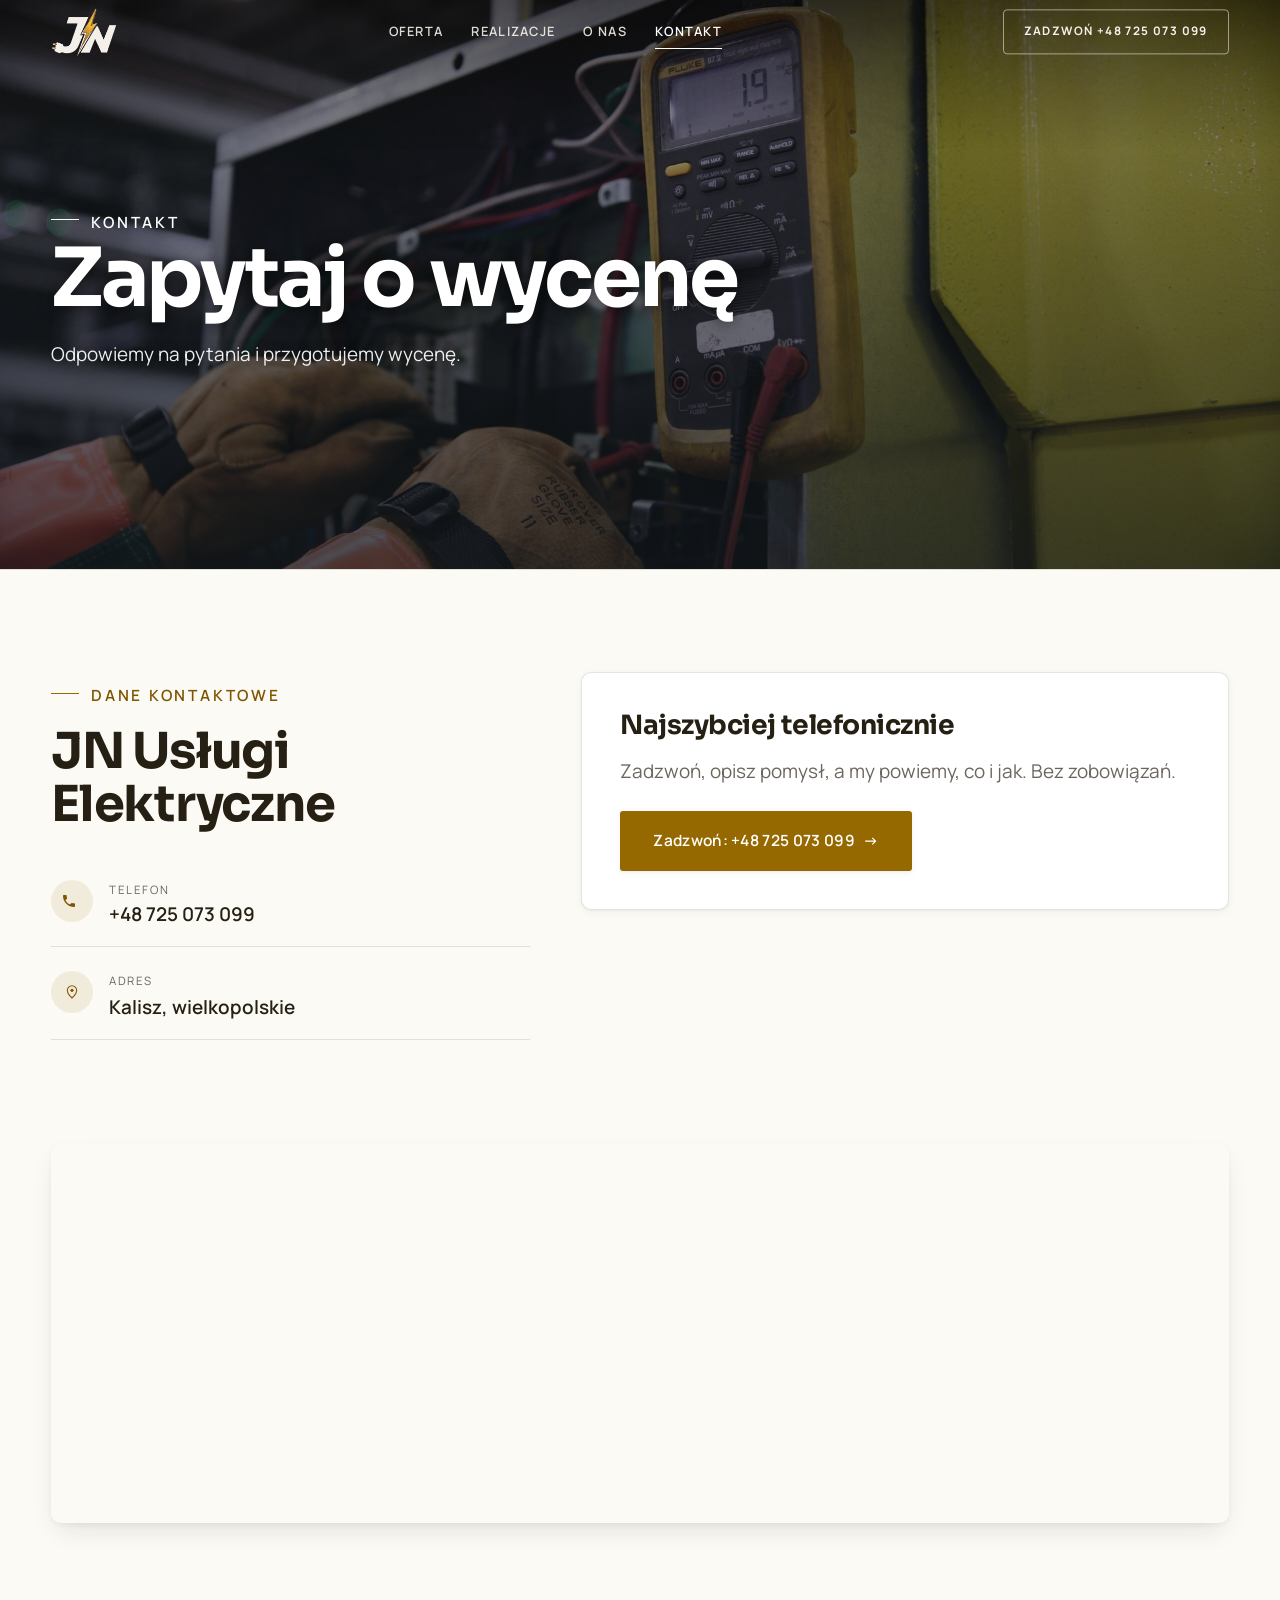
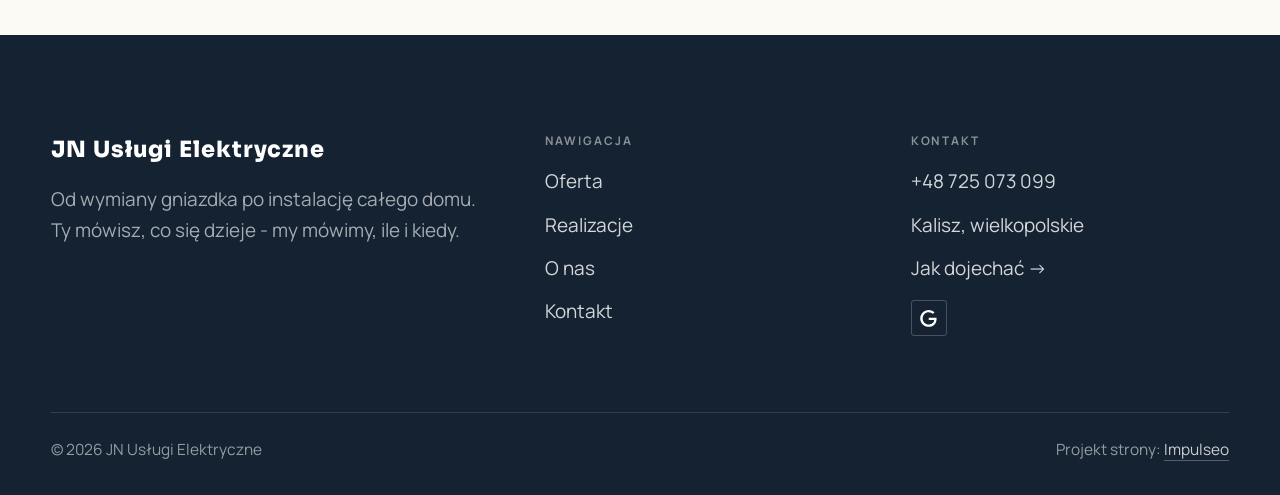
<file: kontakt.html>
<!DOCTYPE html>
<html lang="pl">
<head>
<meta charset="UTF-8">
<meta name="viewport" content="width=device-width, initial-scale=1.0">
<title>Kontakt - JN Usługi Elektryczne</title>
<meta name="description" content="Kontakt JN Usługi Elektryczne - Kalisz, wielkopolskie">
<link rel="canonical" href="https://impulseo-pl.github.io/jn-uslugi-elektryczne/kontakt.html">
<meta name="robots" content="noindex, nofollow">
<meta property="og:type" content="website">
<meta property="og:locale" content="pl_PL">
<meta property="og:site_name" content="JN Usługi Elektryczne">
<meta property="og:title" content="Kontakt - JN Usługi Elektryczne">
<meta property="og:description" content="Kontakt JN Usługi Elektryczne - Kalisz, wielkopolskie">
<meta property="og:url" content="https://impulseo-pl.github.io/jn-uslugi-elektryczne/kontakt.html">
<meta property="og:image" content="https://impulseo-pl.github.io/jn-uslugi-elektryczne/img/og.jpg">
<meta property="og:image:width" content="1200">
<meta property="og:image:height" content="630">
<meta name="twitter:card" content="summary_large_image">
<link rel="preconnect" href="https://fonts.googleapis.com">
<link rel="preconnect" href="https://fonts.gstatic.com" crossorigin>
<link href="https://fonts.googleapis.com/css2?family=Sora:wght@600;700;800&family=Manrope:wght@400;500;600&display=swap" rel="stylesheet">
<link rel="stylesheet" href="assets/styles.css?v=20261001a">
</head>
<body>

<header class="nav">
  <div class="wrap nav-inner">
    <a class="brand brand-has-logo" href="index.html"><img class="brand-logo" src="img/logo-jasne.png" alt="JN Usługi Elektryczne" width="513" height="391" decoding="async"><img class="brand-logo brand-logo--ciemny" src="img/logo.png" alt="" aria-hidden="true" width="513" height="391" decoding="async"></a>
    <nav class="nav-links">
      <a href="oferta.html">Oferta</a>
      <a href="realizacje.html">Realizacje</a>
      <a href="o-nas.html">O nas</a>
      <a href="kontakt.html" class="active" aria-current="page">Kontakt</a>
      <a href="tel:+48725073099" class="btn btn-accent">Zadzwoń +48 725 073 099</a>
    </nav>
    <button class="nav-toggle" aria-label="Menu"><span></span><span></span><span></span></button>
  </div>
</header>

<main>
<section class="pagehead">
  <img src="img/g5.jpg" alt="JN Usługi Elektryczne - Zapytaj o wycenę" width="1880" height="992" decoding="async">
  <div class="wrap">
    <span class="eyebrow">Kontakt</span>
    <h1>Zapytaj o wycenę</h1>
    <p>Odpowiemy na pytania i przygotujemy wycenę.</p>
  </div>
</section>
<section>
  <div class="wrap contact-grid">
    <div class="reveal">
      <span class="eyebrow">Dane kontaktowe</span>
      <h2 style="margin:var(--space-4) 0 var(--space-6)">JN Usługi Elektryczne</h2>
      <div class="info-list">
        <div class="info-row"><div class="ic"><svg class="ico-tel" width="16" height="16" viewBox="0 0 24 24" fill="none" aria-hidden="true"><path d="M6.6 10.8a15.5 15.5 0 0 0 6.6 6.6l2.2-2.2a1 1 0 0 1 1-.24 11.4 11.4 0 0 0 3.6.58 1 1 0 0 1 1 1V20a1 1 0 0 1-1 1A17 17 0 0 1 3 4a1 1 0 0 1 1-1h3.5a1 1 0 0 1 1 1c0 1.25.2 2.46.58 3.6a1 1 0 0 1-.25 1l-2.23 2.2Z" fill="currentColor"/></svg></div><div><div class="lbl">Telefon</div><a class="val" href="tel:+48725073099">+48 725 073 099</a></div></div>
        <div class="info-row"><div class="ic"><svg class="ico-pin" width="16" height="16" viewBox="0 0 24 24" fill="none" aria-hidden="true"><path d="M12 21s7-6.1 7-11.5A7 7 0 0 0 5 9.5C5 14.9 12 21 12 21Z" stroke="currentColor" stroke-width="1.6" fill="none"/><circle cx="12" cy="9.5" r="2.4" fill="currentColor"/></svg></div><div><div class="lbl">Adres</div><div class="val">Kalisz, wielkopolskie</div></div></div>
      </div>
    </div>
    <div class="reveal">
      <div class="form">
        <h3 style="margin-bottom:var(--space-4)">Najszybciej telefonicznie</h3>
        <p class="muted" style="margin-bottom:var(--space-5)">Zadzwoń, opisz pomysł, a my powiemy, co i jak. Bez zobowiązań.</p>
        <a href="tel:+48725073099" class="btn btn-accent" style="justify-content:center">Zadzwoń: +48 725 073 099 <span class="arr">→</span></a>
      </div>
    </div>
  </div>
</section>
<section style="padding-top:0">
  <div class="wrap reveal">
    <iframe class="map" title="JN Usługi Elektryczne - Kalisz" src="https://maps.google.com/maps?q=JN%20Us%C5%82ugi%20Elektryczne%20Kalisz&z=15&output=embed" loading="lazy" referrerpolicy="no-referrer-when-downgrade"></iframe>
  </div>
</section>
</main>

<footer>
  <div class="wrap">
    <div class="foot-grid">
      <div class="foot-brand">
        <div class="name">JN Usługi Elektryczne</div>
        <p>Od wymiany gniazdka po instalację całego domu. Ty mówisz, co się dzieje - my mówimy, ile i kiedy.</p>
      </div>
      <div class="foot-col">
        <h4>Nawigacja</h4>
        <a href="oferta.html">Oferta</a>
        <a href="realizacje.html">Realizacje</a>
        <a href="o-nas.html">O nas</a>
        <a href="kontakt.html">Kontakt</a>
      </div>
      <div class="foot-col">
        <h4>Kontakt</h4>
        <a href="tel:+48725073099">+48 725 073 099</a>
        <p>Kalisz, wielkopolskie</p>
        <a href="https://maps.google.com/?cid=891478775531008990&g_mp=CiVnb29nbGUubWFwcy5wbGFjZXMudjEuUGxhY2VzLkdldFBsYWNlEAIYBCAA" target="_blank" rel="noopener">Jak dojechać →</a>
      <div class="foot-soc">
        <a class="soc" href="https://maps.google.com/?cid=891478775531008990&g_mp=CiVnb29nbGUubWFwcy5wbGFjZXMudjEuUGxhY2VzLkdldFBsYWNlEAIYBCAA" target="_blank" rel="noopener" aria-label="Google - JN Usługi Elektryczne"><svg viewBox="0 0 24 24" aria-hidden="true" focusable="false"><path d="M12.48 10.92v3.28h7.84c-.24 1.84-.853 3.187-1.787 4.133-1.147 1.147-2.933 2.4-6.053 2.4-4.827 0-8.6-3.893-8.6-8.72s3.773-8.72 8.6-8.72c2.6 0 4.507 1.027 5.907 2.347l2.307-2.307C18.747 1.44 16.133 0 12.48 0 5.867 0 .307 5.387.307 12s5.56 12 12.173 12c3.573 0 6.267-1.173 8.373-3.36 2.16-2.16 2.84-5.213 2.84-7.667 0-.76-.053-1.467-.173-2.053H12.48z" fill="currentColor"/></svg></a>
      </div>
      </div>
    </div>
    <div class="foot-bot">
      <span>© 2026 JN Usługi Elektryczne</span>
      <span>Projekt strony: <a class="foot-credit" href="https://impulseo.pl" target="_blank" rel="noopener">Impulseo</a></span>
    </div>
  </div>
</footer>
<div class="sticky-call"><a class="sc-call" href="tel:+48725073099"><svg class="ico-tel" width="16" height="16" viewBox="0 0 24 24" fill="none" aria-hidden="true"><path d="M6.6 10.8a15.5 15.5 0 0 0 6.6 6.6l2.2-2.2a1 1 0 0 1 1-.24 11.4 11.4 0 0 0 3.6.58 1 1 0 0 1 1 1V20a1 1 0 0 1-1 1A17 17 0 0 1 3 4a1 1 0 0 1 1-1h3.5a1 1 0 0 1 1 1c0 1.25.2 2.46.58 3.6a1 1 0 0 1-.25 1l-2.23 2.2Z" fill="currentColor"/></svg> Zadzwoń</a><a class="sc-quote" href="kontakt.html">Zadzwoń po wycenę</a></div>
<div class="demo-wazne" data-do="2026-10-07" data-cykl="3" hidden><svg class="dw-ico" width="13" height="13" viewBox="0 0 24 24" fill="none" aria-hidden="true"><circle cx="12" cy="12" r="8.6" stroke="currentColor" stroke-width="1.8"/><path d="M12 7.2V12l3.3 2" stroke="currentColor" stroke-width="1.8" stroke-linecap="round"/></svg><span class="dw-txt"></span></div>

<script src="assets/main.js?v=20261001a"></script>
</body>
</html>
</file>
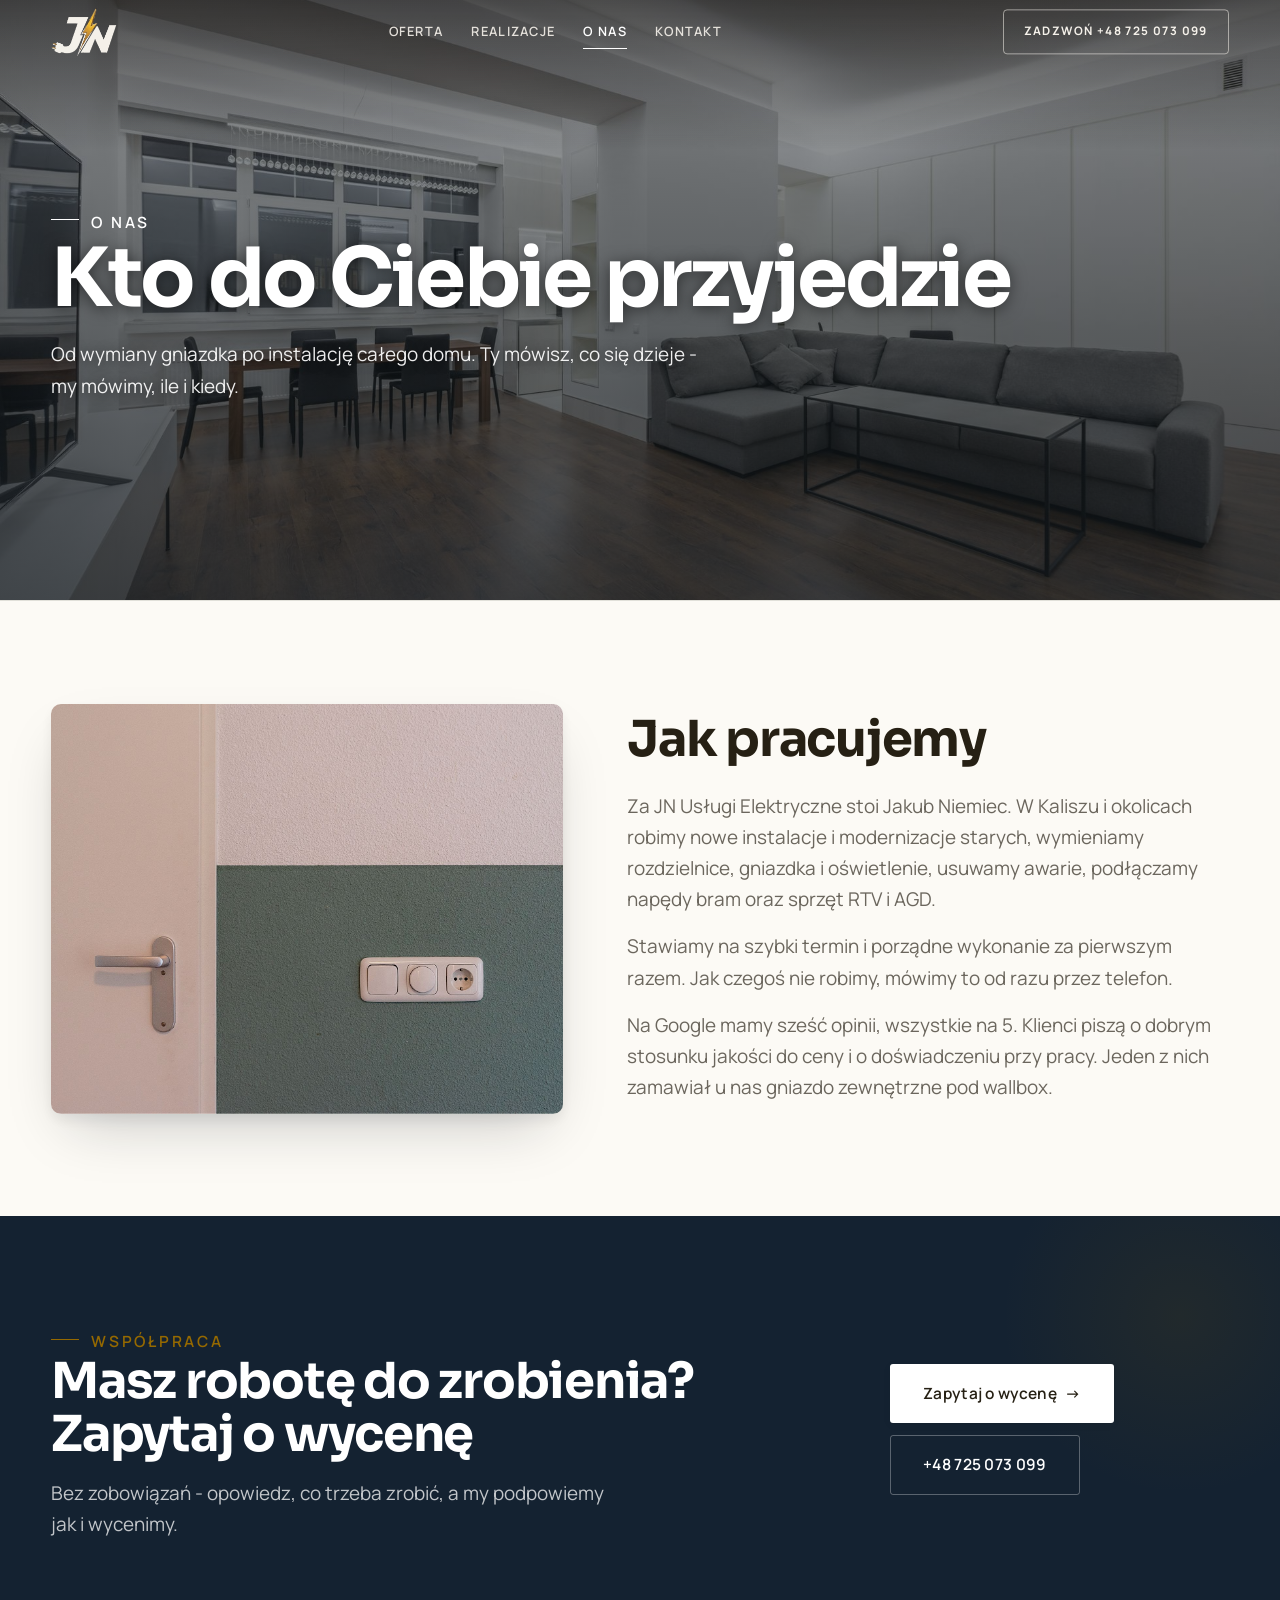
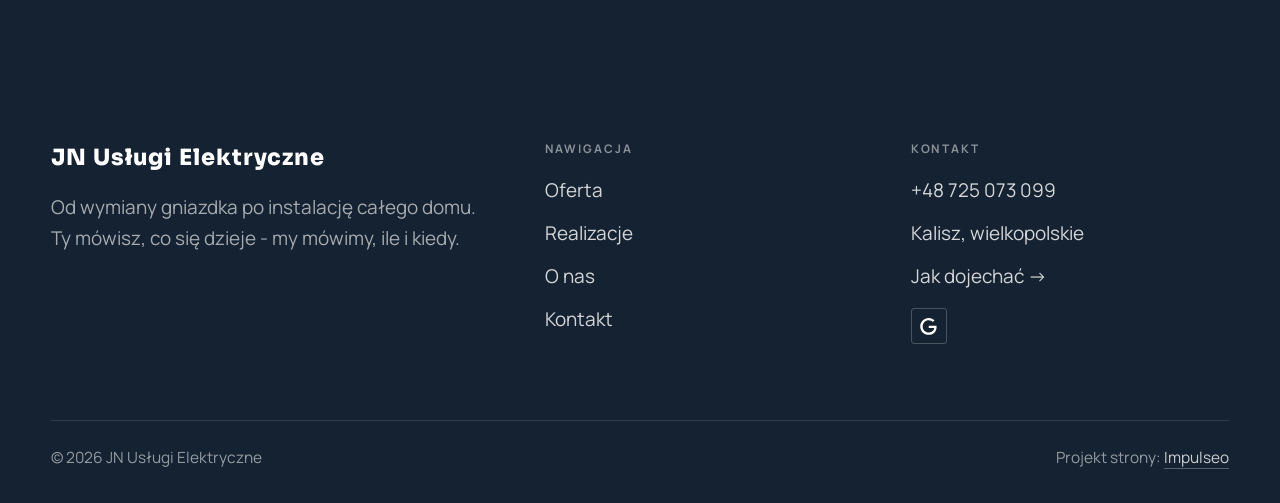
<file: o-nas.html>
<!DOCTYPE html>
<html lang="pl">
<head>
<meta charset="UTF-8">
<meta name="viewport" content="width=device-width, initial-scale=1.0">
<title>O nas - JN Usługi Elektryczne</title>
<meta name="description" content="Elektryk w Kaliszu z dojazdem. Awarie, instalacje, rozdzielnice, oświetlenie, napędy bram i drobne naprawy. Cenę znasz przed robotą. Zadzwoń: +48 725 073 099.">
<link rel="canonical" href="https://impulseo-pl.github.io/jn-uslugi-elektryczne/o-nas.html">
<meta name="robots" content="noindex, nofollow">
<meta property="og:type" content="website">
<meta property="og:locale" content="pl_PL">
<meta property="og:site_name" content="JN Usługi Elektryczne">
<meta property="og:title" content="O nas - JN Usługi Elektryczne">
<meta property="og:description" content="Elektryk w Kaliszu z dojazdem. Awarie, instalacje, rozdzielnice, oświetlenie, napędy bram i drobne naprawy. Cenę znasz przed robotą. Zadzwoń: +48 725 073 099.">
<meta property="og:url" content="https://impulseo-pl.github.io/jn-uslugi-elektryczne/o-nas.html">
<meta property="og:image" content="https://impulseo-pl.github.io/jn-uslugi-elektryczne/img/og.jpg">
<meta property="og:image:width" content="1200">
<meta property="og:image:height" content="630">
<meta name="twitter:card" content="summary_large_image">
<link rel="preconnect" href="https://fonts.googleapis.com">
<link rel="preconnect" href="https://fonts.gstatic.com" crossorigin>
<link href="https://fonts.googleapis.com/css2?family=Sora:wght@600;700;800&family=Manrope:wght@400;500;600&display=swap" rel="stylesheet">
<link rel="stylesheet" href="assets/styles.css?v=20261001a">
</head>
<body>

<header class="nav">
  <div class="wrap nav-inner">
    <a class="brand brand-has-logo" href="index.html"><img class="brand-logo" src="img/logo-jasne.png" alt="JN Usługi Elektryczne" width="513" height="391" decoding="async"><img class="brand-logo brand-logo--ciemny" src="img/logo.png" alt="" aria-hidden="true" width="513" height="391" decoding="async"></a>
    <nav class="nav-links">
      <a href="oferta.html">Oferta</a>
      <a href="realizacje.html">Realizacje</a>
      <a href="o-nas.html" class="active" aria-current="page">O nas</a>
      <a href="kontakt.html">Kontakt</a>
      <a href="tel:+48725073099" class="btn btn-accent">Zadzwoń +48 725 073 099</a>
    </nav>
    <button class="nav-toggle" aria-label="Menu"><span></span><span></span><span></span></button>
  </div>
</header>

<main>
<section class="pagehead">
  <img src="img/g3.jpg" alt="JN Usługi Elektryczne - Kto do Ciebie przyjedzie" width="1880" height="1255" decoding="async">
  <div class="wrap">
    <span class="eyebrow">O nas</span>
    <h1>Kto do Ciebie przyjedzie</h1>
    <p>Od wymiany gniazdka po instalację całego domu. Ty mówisz, co się dzieje - my mówimy, ile i kiedy.</p>
  </div>
</section>
<section>
  <div class="wrap split">
    <div class="split-art reveal"><img src="img/g4.jpg" alt="JN Usługi Elektryczne" loading="lazy" width="1880" height="1255" decoding="async"></div>
    <div class="split-copy reveal">
      <h2>Jak pracujemy</h2>
      <p class="muted">Za JN Usługi Elektryczne stoi Jakub Niemiec. W Kaliszu i okolicach robimy nowe instalacje i modernizacje starych, wymieniamy rozdzielnice, gniazdka i oświetlenie, usuwamy awarie, podłączamy napędy bram oraz sprzęt RTV i AGD.</p>
      <p class="muted">Stawiamy na szybki termin i porządne wykonanie za pierwszym razem. Jak czegoś nie robimy, mówimy to od razu przez telefon.</p> <p class="muted">Na Google mamy sześć opinii, wszystkie na 5. Klienci piszą o dobrym stosunku jakości do ceny i o doświadczeniu przy pracy. Jeden z nich zamawiał u nas gniazdo zewnętrzne pod wallbox.</p>
    </div>
  </div>
</section>


<section class="cta">
  <div class="wrap">
    <div class="reveal">
      <span class="eyebrow">Współpraca</span>
      <h2>Masz robotę do zrobienia? Zapytaj o wycenę</h2>
      <p>Bez zobowiązań - opowiedz, co trzeba zrobić, a my podpowiemy jak i wycenimy.</p>
    </div>
    <div class="cta-actions reveal">
      <a href="kontakt.html" class="btn btn-light">Zapytaj o wycenę <span class="arr">→</span></a>
      <a href="tel:+48725073099" class="btn btn-ghost btn-ghost-cta">+48 725 073 099</a>
    </div>
  </div>
</section>
</main>

<footer>
  <div class="wrap">
    <div class="foot-grid">
      <div class="foot-brand">
        <div class="name">JN Usługi Elektryczne</div>
        <p>Od wymiany gniazdka po instalację całego domu. Ty mówisz, co się dzieje - my mówimy, ile i kiedy.</p>
      </div>
      <div class="foot-col">
        <h4>Nawigacja</h4>
        <a href="oferta.html">Oferta</a>
        <a href="realizacje.html">Realizacje</a>
        <a href="o-nas.html">O nas</a>
        <a href="kontakt.html">Kontakt</a>
      </div>
      <div class="foot-col">
        <h4>Kontakt</h4>
        <a href="tel:+48725073099">+48 725 073 099</a>
        <p>Kalisz, wielkopolskie</p>
        <a href="https://maps.google.com/?cid=891478775531008990&g_mp=CiVnb29nbGUubWFwcy5wbGFjZXMudjEuUGxhY2VzLkdldFBsYWNlEAIYBCAA" target="_blank" rel="noopener">Jak dojechać →</a>
      <div class="foot-soc">
        <a class="soc" href="https://maps.google.com/?cid=891478775531008990&g_mp=CiVnb29nbGUubWFwcy5wbGFjZXMudjEuUGxhY2VzLkdldFBsYWNlEAIYBCAA" target="_blank" rel="noopener" aria-label="Google - JN Usługi Elektryczne"><svg viewBox="0 0 24 24" aria-hidden="true" focusable="false"><path d="M12.48 10.92v3.28h7.84c-.24 1.84-.853 3.187-1.787 4.133-1.147 1.147-2.933 2.4-6.053 2.4-4.827 0-8.6-3.893-8.6-8.72s3.773-8.72 8.6-8.72c2.6 0 4.507 1.027 5.907 2.347l2.307-2.307C18.747 1.44 16.133 0 12.48 0 5.867 0 .307 5.387.307 12s5.56 12 12.173 12c3.573 0 6.267-1.173 8.373-3.36 2.16-2.16 2.84-5.213 2.84-7.667 0-.76-.053-1.467-.173-2.053H12.48z" fill="currentColor"/></svg></a>
      </div>
      </div>
    </div>
    <div class="foot-bot">
      <span>© 2026 JN Usługi Elektryczne</span>
      <span>Projekt strony: <a class="foot-credit" href="https://impulseo.pl" target="_blank" rel="noopener">Impulseo</a></span>
    </div>
  </div>
</footer>
<div class="sticky-call"><a class="sc-call" href="tel:+48725073099"><svg class="ico-tel" width="16" height="16" viewBox="0 0 24 24" fill="none" aria-hidden="true"><path d="M6.6 10.8a15.5 15.5 0 0 0 6.6 6.6l2.2-2.2a1 1 0 0 1 1-.24 11.4 11.4 0 0 0 3.6.58 1 1 0 0 1 1 1V20a1 1 0 0 1-1 1A17 17 0 0 1 3 4a1 1 0 0 1 1-1h3.5a1 1 0 0 1 1 1c0 1.25.2 2.46.58 3.6a1 1 0 0 1-.25 1l-2.23 2.2Z" fill="currentColor"/></svg> Zadzwoń</a><a class="sc-quote" href="kontakt.html">Zadzwoń po wycenę</a></div>
<div class="demo-wazne" data-do="2026-10-07" data-cykl="3" hidden><svg class="dw-ico" width="13" height="13" viewBox="0 0 24 24" fill="none" aria-hidden="true"><circle cx="12" cy="12" r="8.6" stroke="currentColor" stroke-width="1.8"/><path d="M12 7.2V12l3.3 2" stroke="currentColor" stroke-width="1.8" stroke-linecap="round"/></svg><span class="dw-txt"></span></div>

<script src="assets/main.js?v=20261001a"></script>
</body>
</html>
</file>
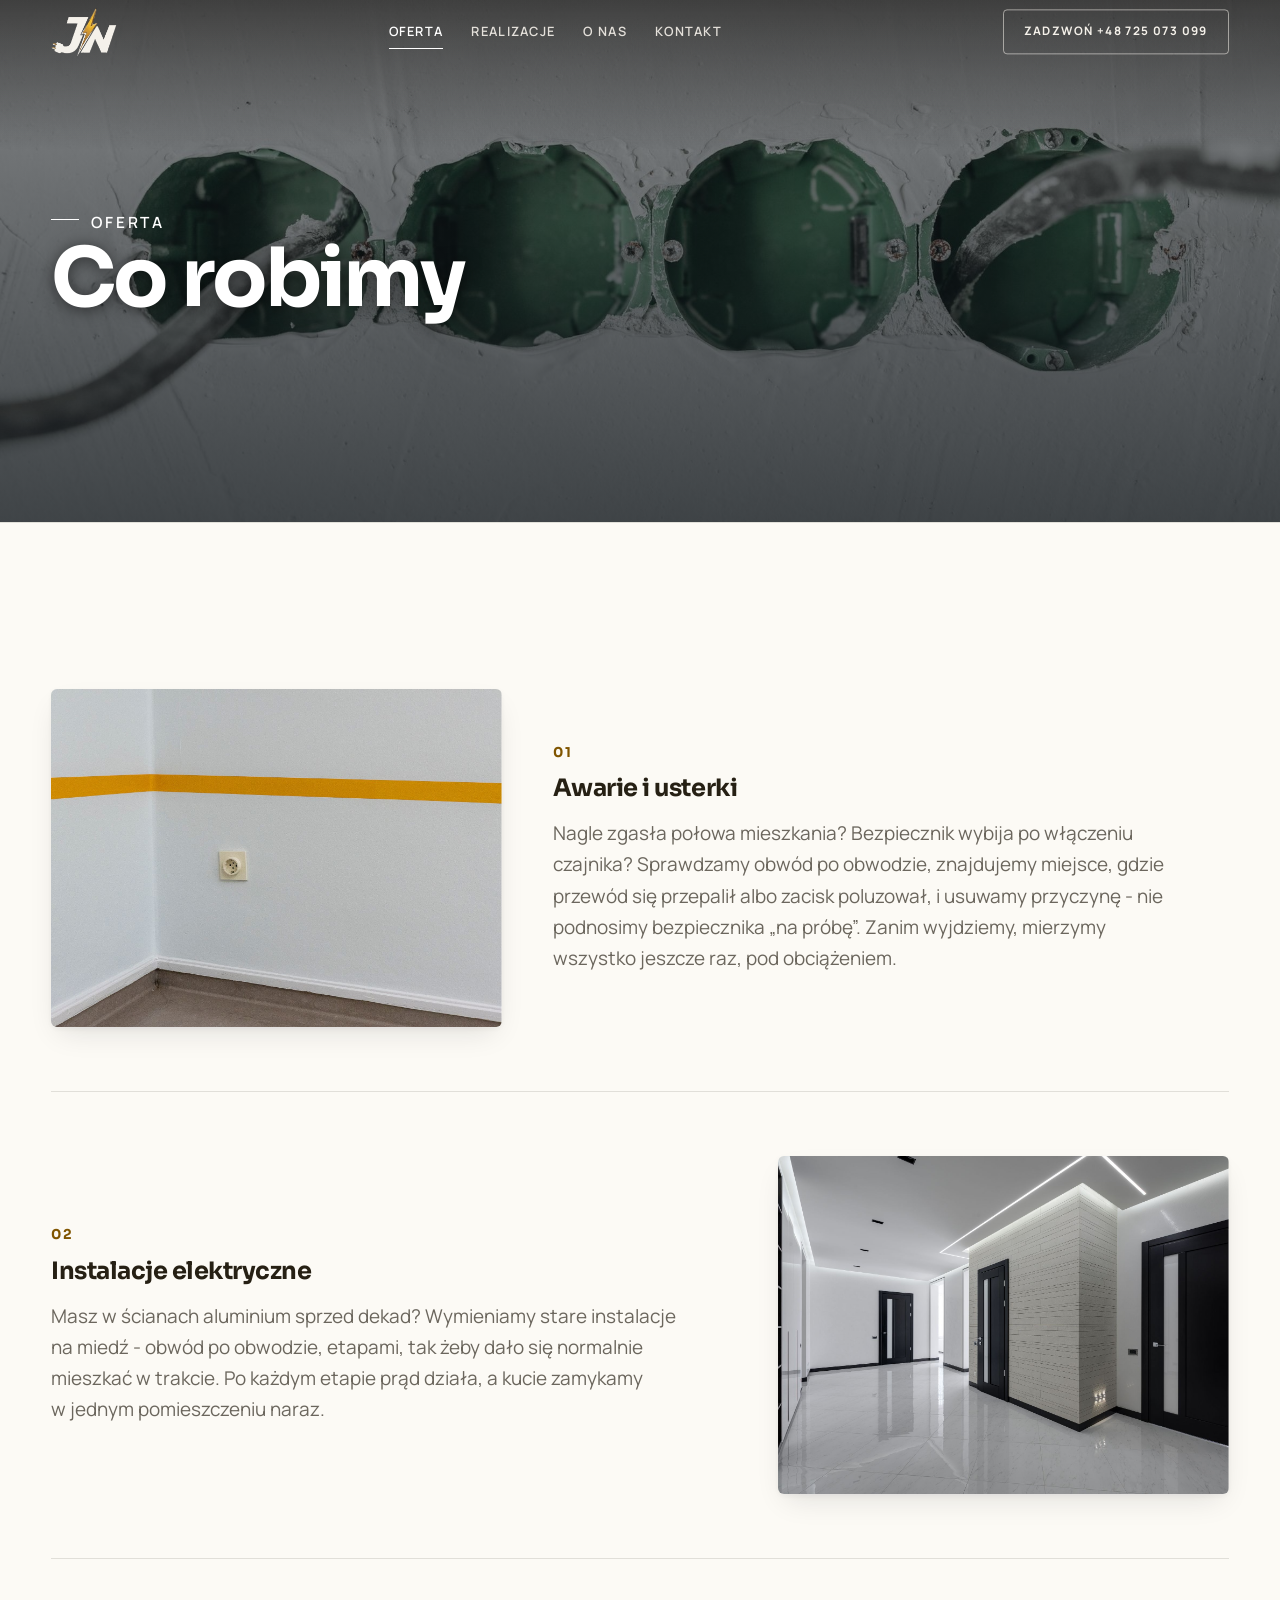
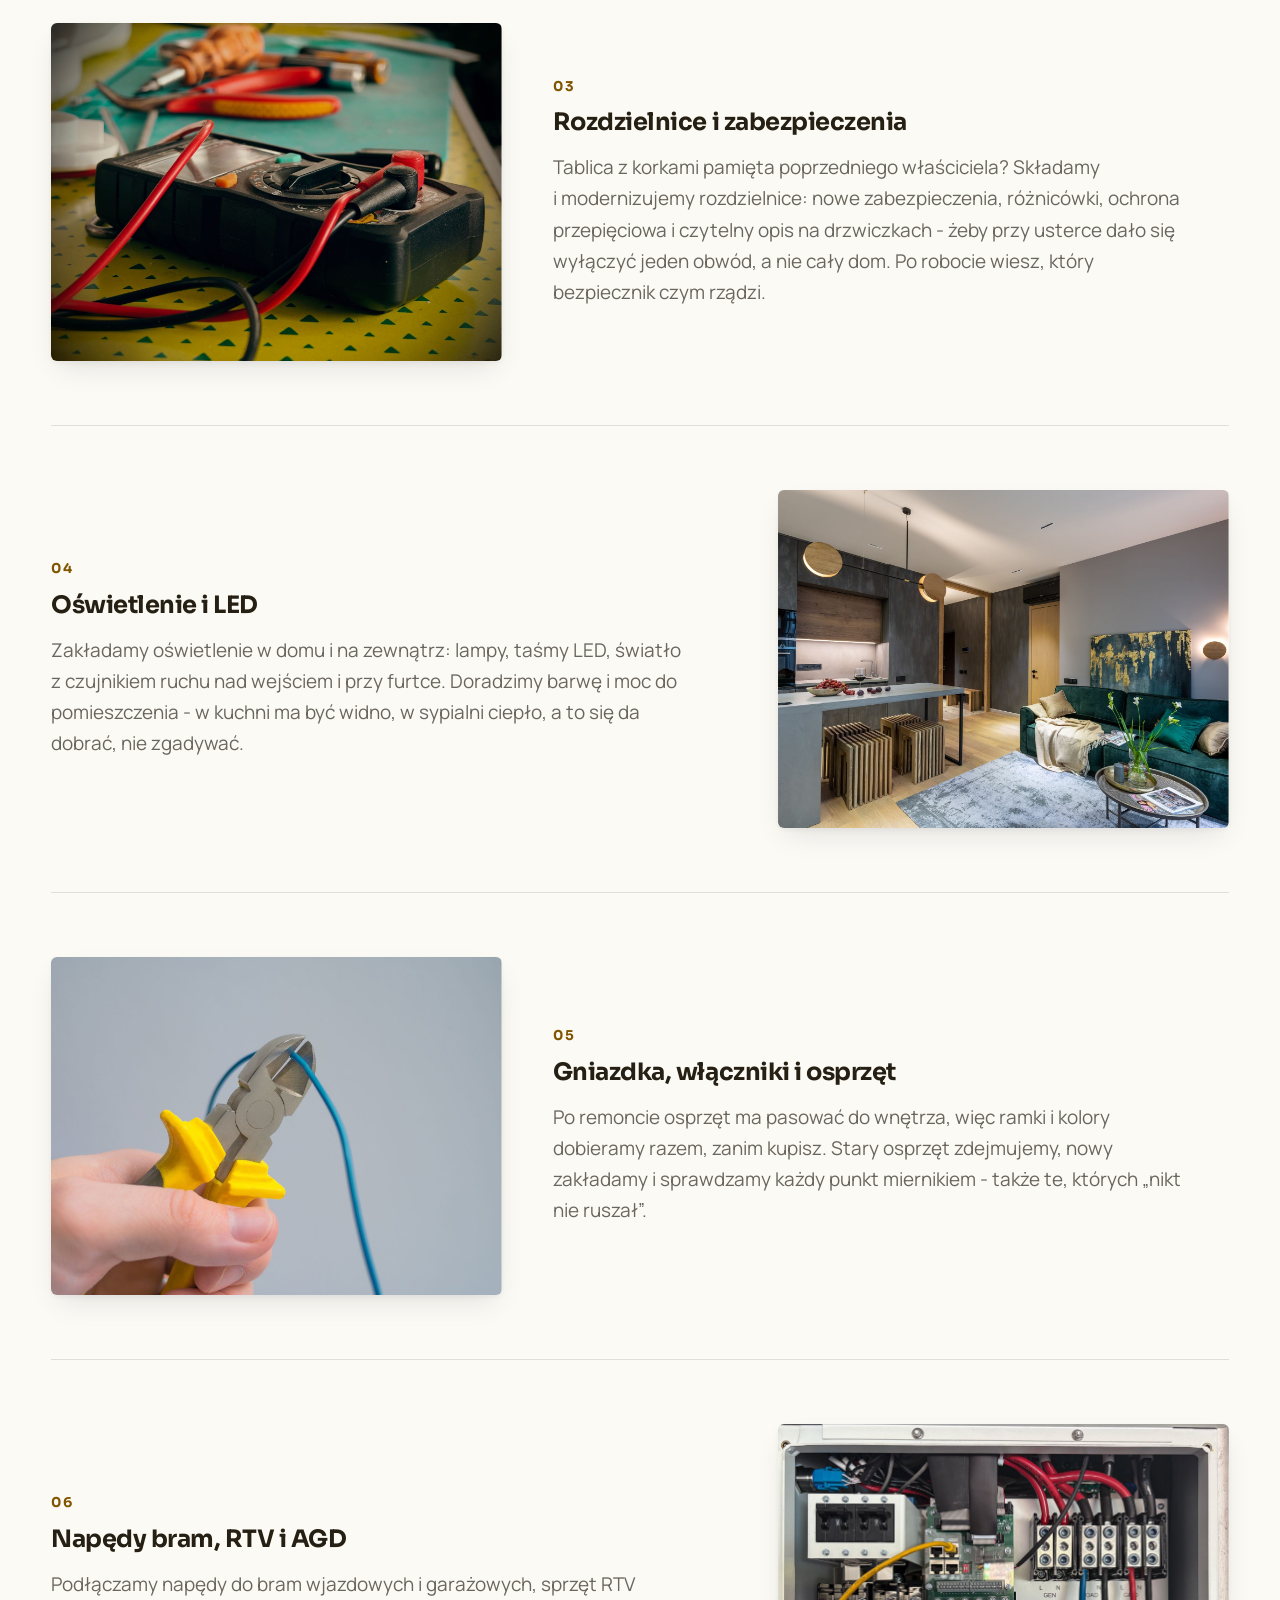
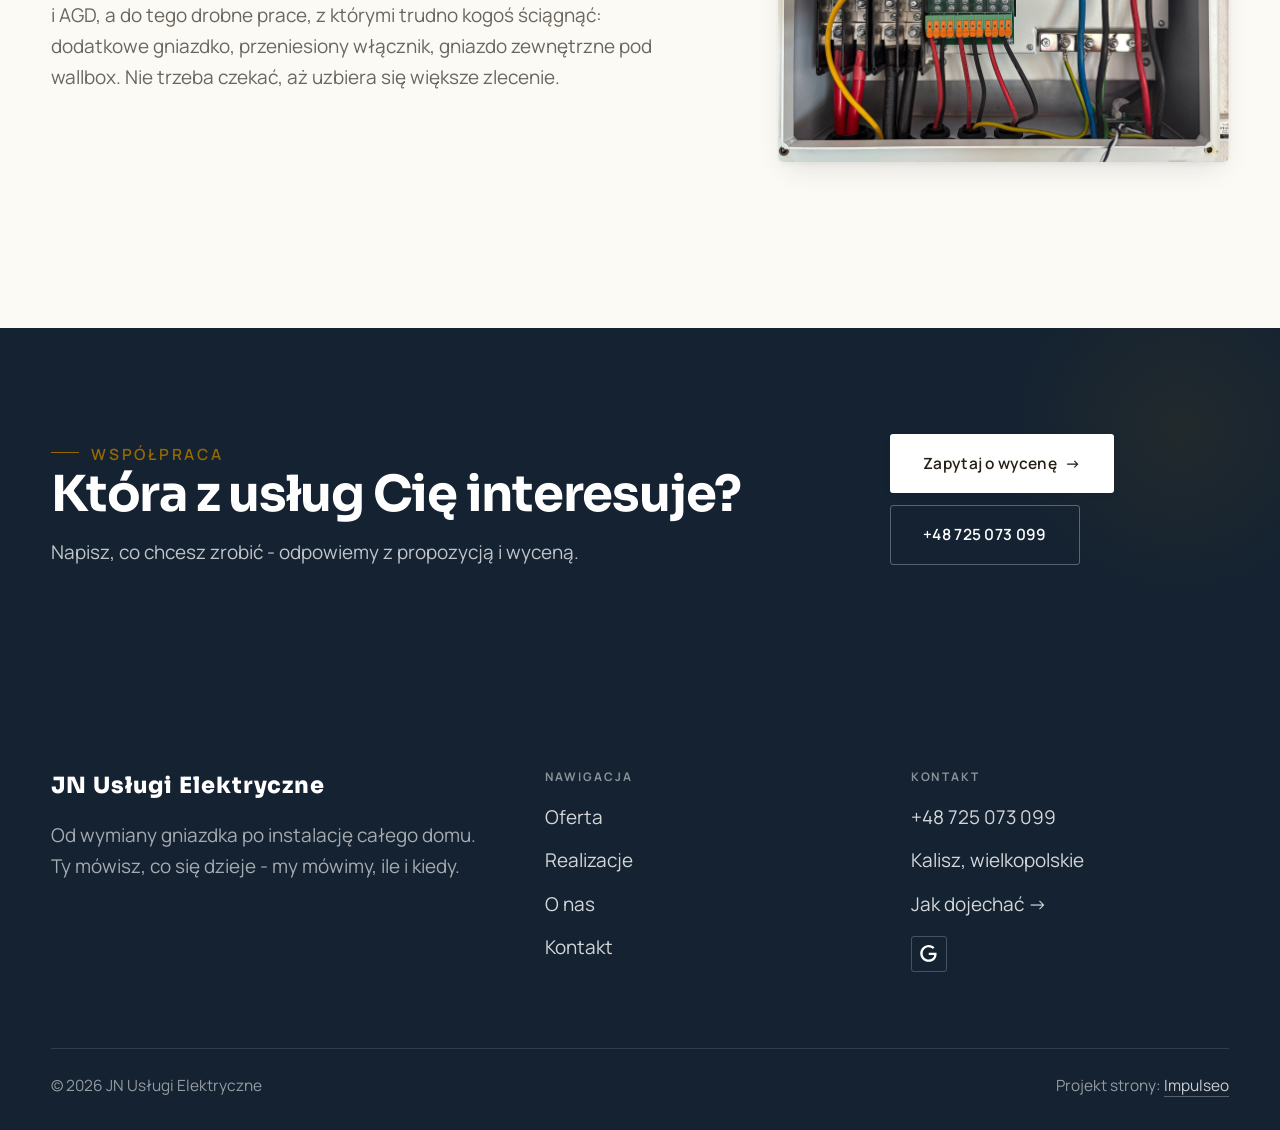
<file: oferta.html>
<!DOCTYPE html>
<html lang="pl">
<head>
<meta charset="UTF-8">
<meta name="viewport" content="width=device-width, initial-scale=1.0">
<title>Oferta - JN Usługi Elektryczne</title>
<meta name="description" content="Elektryk w Kaliszu z dojazdem. Awarie, instalacje, rozdzielnice, oświetlenie, napędy bram i drobne naprawy. Cenę znasz przed robotą. Zadzwoń: +48 725 073 099.">
<link rel="canonical" href="https://impulseo-pl.github.io/jn-uslugi-elektryczne/oferta.html">
<meta name="robots" content="noindex, nofollow">
<meta property="og:type" content="website">
<meta property="og:locale" content="pl_PL">
<meta property="og:site_name" content="JN Usługi Elektryczne">
<meta property="og:title" content="Oferta - JN Usługi Elektryczne">
<meta property="og:description" content="Elektryk w Kaliszu z dojazdem. Awarie, instalacje, rozdzielnice, oświetlenie, napędy bram i drobne naprawy. Cenę znasz przed robotą. Zadzwoń: +48 725 073 099.">
<meta property="og:url" content="https://impulseo-pl.github.io/jn-uslugi-elektryczne/oferta.html">
<meta property="og:image" content="https://impulseo-pl.github.io/jn-uslugi-elektryczne/img/og.jpg">
<meta property="og:image:width" content="1200">
<meta property="og:image:height" content="630">
<meta name="twitter:card" content="summary_large_image">
<link rel="preconnect" href="https://fonts.googleapis.com">
<link rel="preconnect" href="https://fonts.gstatic.com" crossorigin>
<link href="https://fonts.googleapis.com/css2?family=Sora:wght@600;700;800&family=Manrope:wght@400;500;600&display=swap" rel="stylesheet">
<link rel="stylesheet" href="assets/styles.css?v=20261001a">
</head>
<body>

<header class="nav">
  <div class="wrap nav-inner">
    <a class="brand brand-has-logo" href="index.html"><img class="brand-logo" src="img/logo-jasne.png" alt="JN Usługi Elektryczne" width="513" height="391" decoding="async"><img class="brand-logo brand-logo--ciemny" src="img/logo.png" alt="" aria-hidden="true" width="513" height="391" decoding="async"></a>
    <nav class="nav-links">
      <a href="oferta.html" class="active" aria-current="page">Oferta</a>
      <a href="realizacje.html">Realizacje</a>
      <a href="o-nas.html">O nas</a>
      <a href="kontakt.html">Kontakt</a>
      <a href="tel:+48725073099" class="btn btn-accent">Zadzwoń +48 725 073 099</a>
    </nav>
    <button class="nav-toggle" aria-label="Menu"><span></span><span></span><span></span></button>
  </div>
</header>

<main>
<section class="pagehead">
  <img src="img/g2.jpg" alt="JN Usługi Elektryczne - Co robimy" width="1880" height="1255" decoding="async">
  <div class="wrap">
    <span class="eyebrow">Oferta</span>
    <h1>Co robimy</h1>
  </div>
</section>
<section>
  <div class="wrap">
    <div class="svc-row reveal">
      <div class="svc-row-art"><img src="img/g12.jpg" alt="Awarie i usterki" loading="lazy" width="1880" height="1255" decoding="async"></div>
      <div>
        <span class="num">01</span>
        <h3>Awarie i usterki</h3>
        <p class="muted">Nagle zgasła połowa mieszkania? Bezpiecznik wybija po włączeniu czajnika? Sprawdzamy obwód po obwodzie, znajdujemy miejsce, gdzie przewód się przepalił albo zacisk poluzował, i usuwamy przyczynę - nie podnosimy bezpiecznika „na próbę”. Zanim wyjdziemy, mierzymy wszystko jeszcze raz, pod obciążeniem.</p>
      </div>
    </div>
    <div class="svc-row rev reveal">
      <div class="svc-row-art"><img src="img/g13.jpg" alt="Instalacje elektryczne" loading="lazy" width="1880" height="1255" decoding="async"></div>
      <div>
        <span class="num">02</span>
        <h3>Instalacje elektryczne</h3>
        <p class="muted">Masz w ścianach aluminium sprzed dekad? Wymieniamy stare instalacje na miedź - obwód po obwodzie, etapami, tak żeby dało się normalnie mieszkać w trakcie. Po każdym etapie prąd działa, a kucie zamykamy w jednym pomieszczeniu naraz.</p>
      </div>
    </div>
    <div class="svc-row reveal">
      <div class="svc-row-art"><img src="img/g14.jpg" alt="Rozdzielnice i zabezpieczenia" loading="lazy" width="1731" height="1300" decoding="async"></div>
      <div>
        <span class="num">03</span>
        <h3>Rozdzielnice i zabezpieczenia</h3>
        <p class="muted">Tablica z korkami pamięta poprzedniego właściciela? Składamy i modernizujemy rozdzielnice: nowe zabezpieczenia, różnicówki, ochrona przepięciowa i czytelny opis na drzwiczkach - żeby przy usterce dało się wyłączyć jeden obwód, a nie cały dom. Po robocie wiesz, który bezpiecznik czym rządzi.</p>
      </div>
    </div>
    <div class="svc-row rev reveal">
      <div class="svc-row-art"><img src="img/g16.jpg" alt="Oświetlenie i LED" loading="lazy" width="1880" height="1255" decoding="async"></div>
      <div>
        <span class="num">04</span>
        <h3>Oświetlenie i LED</h3>
        <p class="muted">Zakładamy oświetlenie w domu i na zewnątrz: lampy, taśmy LED, światło z czujnikiem ruchu nad wejściem i przy furtce. Doradzimy barwę i moc do pomieszczenia - w kuchni ma być widno, w sypialni ciepło, a to się da dobrać, nie zgadywać.</p>
      </div>
    </div>
    <div class="svc-row reveal">
      <div class="svc-row-art"><img src="img/about.jpg" alt="Gniazdka, włączniki i osprzęt" loading="lazy" width="1880" height="1253" decoding="async"></div>
      <div>
        <span class="num">05</span>
        <h3>Gniazdka, włączniki i osprzęt</h3>
        <p class="muted">Po remoncie osprzęt ma pasować do wnętrza, więc ramki i kolory dobieramy razem, zanim kupisz. Stary osprzęt zdejmujemy, nowy zakładamy i sprawdzamy każdy punkt miernikiem - także te, których „nikt nie ruszał”.</p>
      </div>
    </div>
    <div class="svc-row rev reveal">
      <div class="svc-row-art"><img src="img/g1.jpg" alt="Napędy bram, RTV i AGD" loading="lazy" width="1880" height="1357" decoding="async"></div>
      <div>
        <span class="num">06</span>
        <h3>Napędy bram, RTV i AGD</h3>
        <p class="muted">Podłączamy napędy do bram wjazdowych i garażowych, sprzęt RTV i AGD, a do tego drobne prace, z którymi trudno kogoś ściągnąć: dodatkowe gniazdko, przeniesiony włącznik, gniazdo zewnętrzne pod wallbox. Nie trzeba czekać, aż uzbiera się większe zlecenie.</p>
      </div>
    </div>
  </div>
</section>

<section class="cta">
  <div class="wrap">
    <div class="reveal">
      <span class="eyebrow">Współpraca</span>
      <h2>Która z usług Cię interesuje?</h2>
      <p>Napisz, co chcesz zrobić - odpowiemy z propozycją i wyceną.</p>
    </div>
    <div class="cta-actions reveal">
      <a href="kontakt.html" class="btn btn-light">Zapytaj o wycenę <span class="arr">→</span></a>
      <a href="tel:+48725073099" class="btn btn-ghost btn-ghost-cta">+48 725 073 099</a>
    </div>
  </div>
</section>
</main>

<footer>
  <div class="wrap">
    <div class="foot-grid">
      <div class="foot-brand">
        <div class="name">JN Usługi Elektryczne</div>
        <p>Od wymiany gniazdka po instalację całego domu. Ty mówisz, co się dzieje - my mówimy, ile i kiedy.</p>
      </div>
      <div class="foot-col">
        <h4>Nawigacja</h4>
        <a href="oferta.html">Oferta</a>
        <a href="realizacje.html">Realizacje</a>
        <a href="o-nas.html">O nas</a>
        <a href="kontakt.html">Kontakt</a>
      </div>
      <div class="foot-col">
        <h4>Kontakt</h4>
        <a href="tel:+48725073099">+48 725 073 099</a>
        <p>Kalisz, wielkopolskie</p>
        <a href="https://maps.google.com/?cid=891478775531008990&g_mp=CiVnb29nbGUubWFwcy5wbGFjZXMudjEuUGxhY2VzLkdldFBsYWNlEAIYBCAA" target="_blank" rel="noopener">Jak dojechać →</a>
      <div class="foot-soc">
        <a class="soc" href="https://maps.google.com/?cid=891478775531008990&g_mp=CiVnb29nbGUubWFwcy5wbGFjZXMudjEuUGxhY2VzLkdldFBsYWNlEAIYBCAA" target="_blank" rel="noopener" aria-label="Google - JN Usługi Elektryczne"><svg viewBox="0 0 24 24" aria-hidden="true" focusable="false"><path d="M12.48 10.92v3.28h7.84c-.24 1.84-.853 3.187-1.787 4.133-1.147 1.147-2.933 2.4-6.053 2.4-4.827 0-8.6-3.893-8.6-8.72s3.773-8.72 8.6-8.72c2.6 0 4.507 1.027 5.907 2.347l2.307-2.307C18.747 1.44 16.133 0 12.48 0 5.867 0 .307 5.387.307 12s5.56 12 12.173 12c3.573 0 6.267-1.173 8.373-3.36 2.16-2.16 2.84-5.213 2.84-7.667 0-.76-.053-1.467-.173-2.053H12.48z" fill="currentColor"/></svg></a>
      </div>
      </div>
    </div>
    <div class="foot-bot">
      <span>© 2026 JN Usługi Elektryczne</span>
      <span>Projekt strony: <a class="foot-credit" href="https://impulseo.pl" target="_blank" rel="noopener">Impulseo</a></span>
    </div>
  </div>
</footer>
<div class="sticky-call"><a class="sc-call" href="tel:+48725073099"><svg class="ico-tel" width="16" height="16" viewBox="0 0 24 24" fill="none" aria-hidden="true"><path d="M6.6 10.8a15.5 15.5 0 0 0 6.6 6.6l2.2-2.2a1 1 0 0 1 1-.24 11.4 11.4 0 0 0 3.6.58 1 1 0 0 1 1 1V20a1 1 0 0 1-1 1A17 17 0 0 1 3 4a1 1 0 0 1 1-1h3.5a1 1 0 0 1 1 1c0 1.25.2 2.46.58 3.6a1 1 0 0 1-.25 1l-2.23 2.2Z" fill="currentColor"/></svg> Zadzwoń</a><a class="sc-quote" href="kontakt.html">Zadzwoń po wycenę</a></div>
<div class="demo-wazne" data-do="2026-10-07" data-cykl="3" hidden><svg class="dw-ico" width="13" height="13" viewBox="0 0 24 24" fill="none" aria-hidden="true"><circle cx="12" cy="12" r="8.6" stroke="currentColor" stroke-width="1.8"/><path d="M12 7.2V12l3.3 2" stroke="currentColor" stroke-width="1.8" stroke-linecap="round"/></svg><span class="dw-txt"></span></div>

<script src="assets/main.js?v=20261001a"></script>
</body>
</html>
</file>
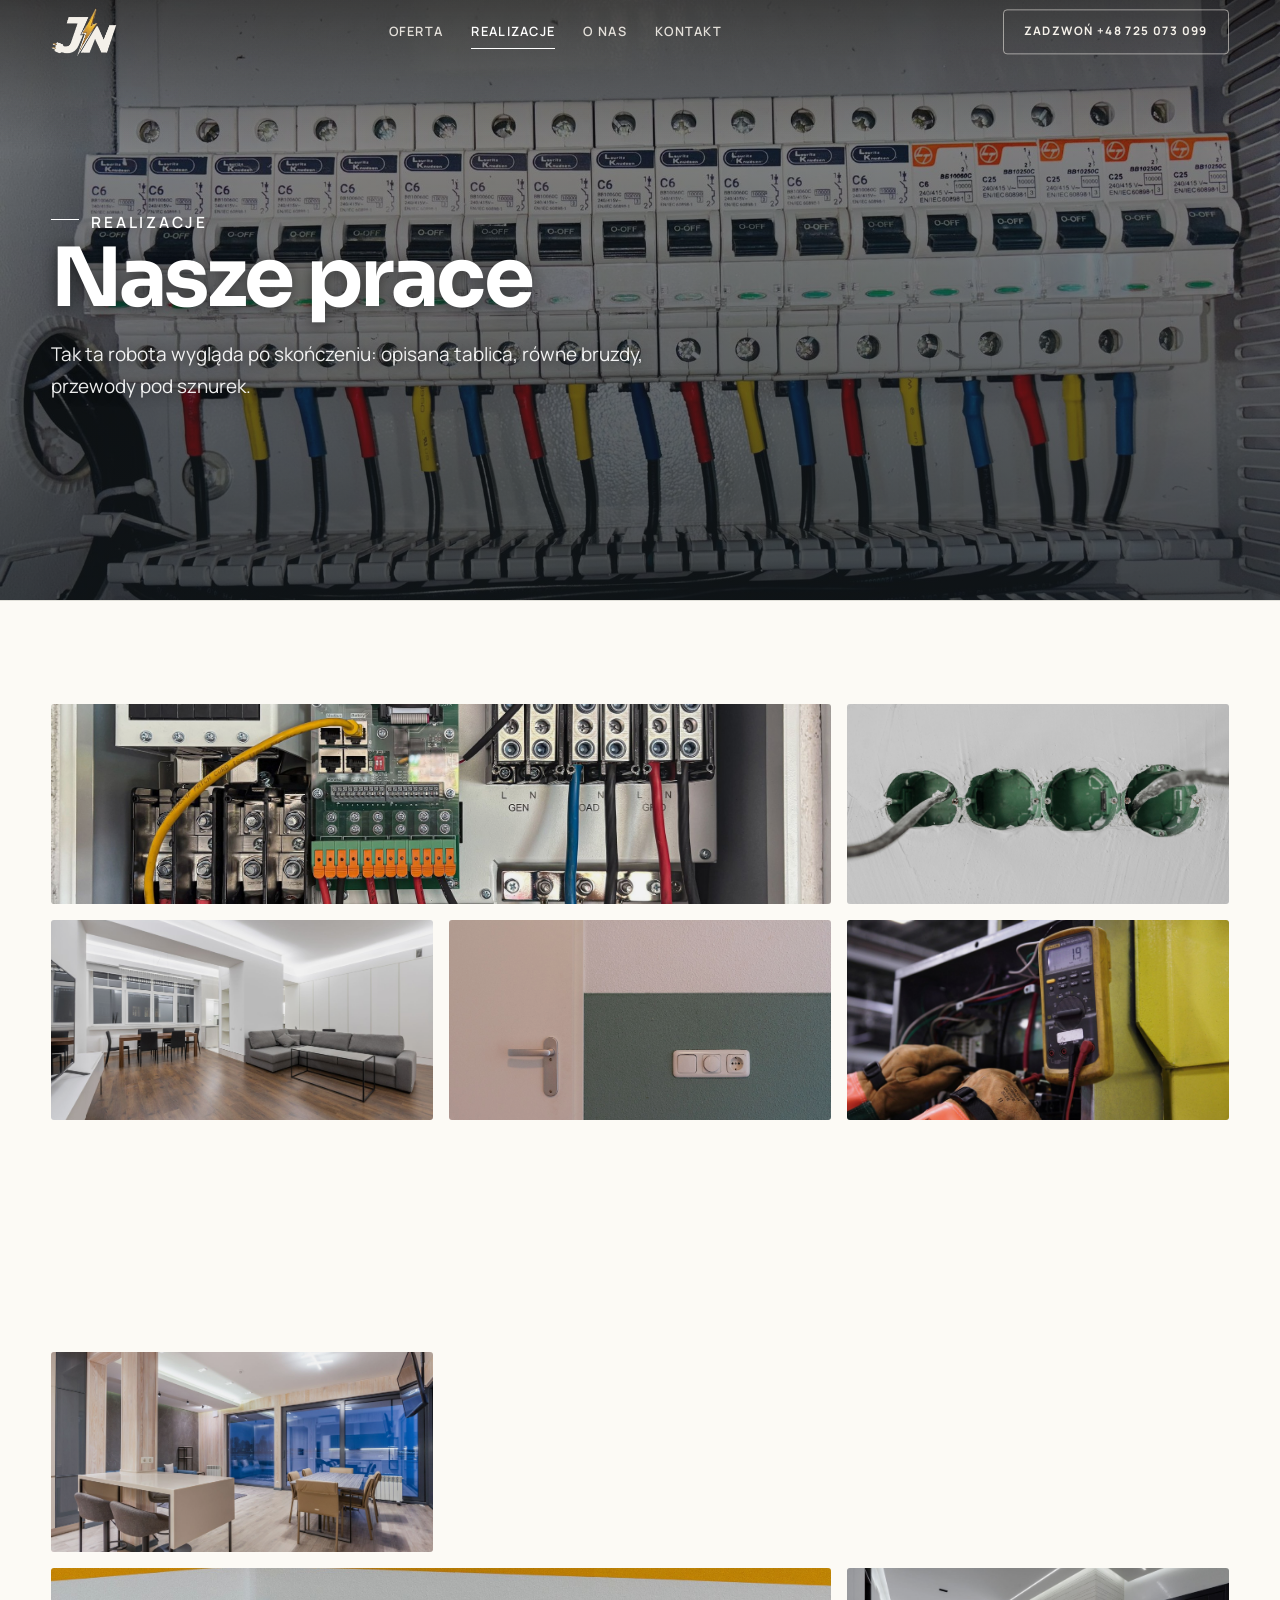
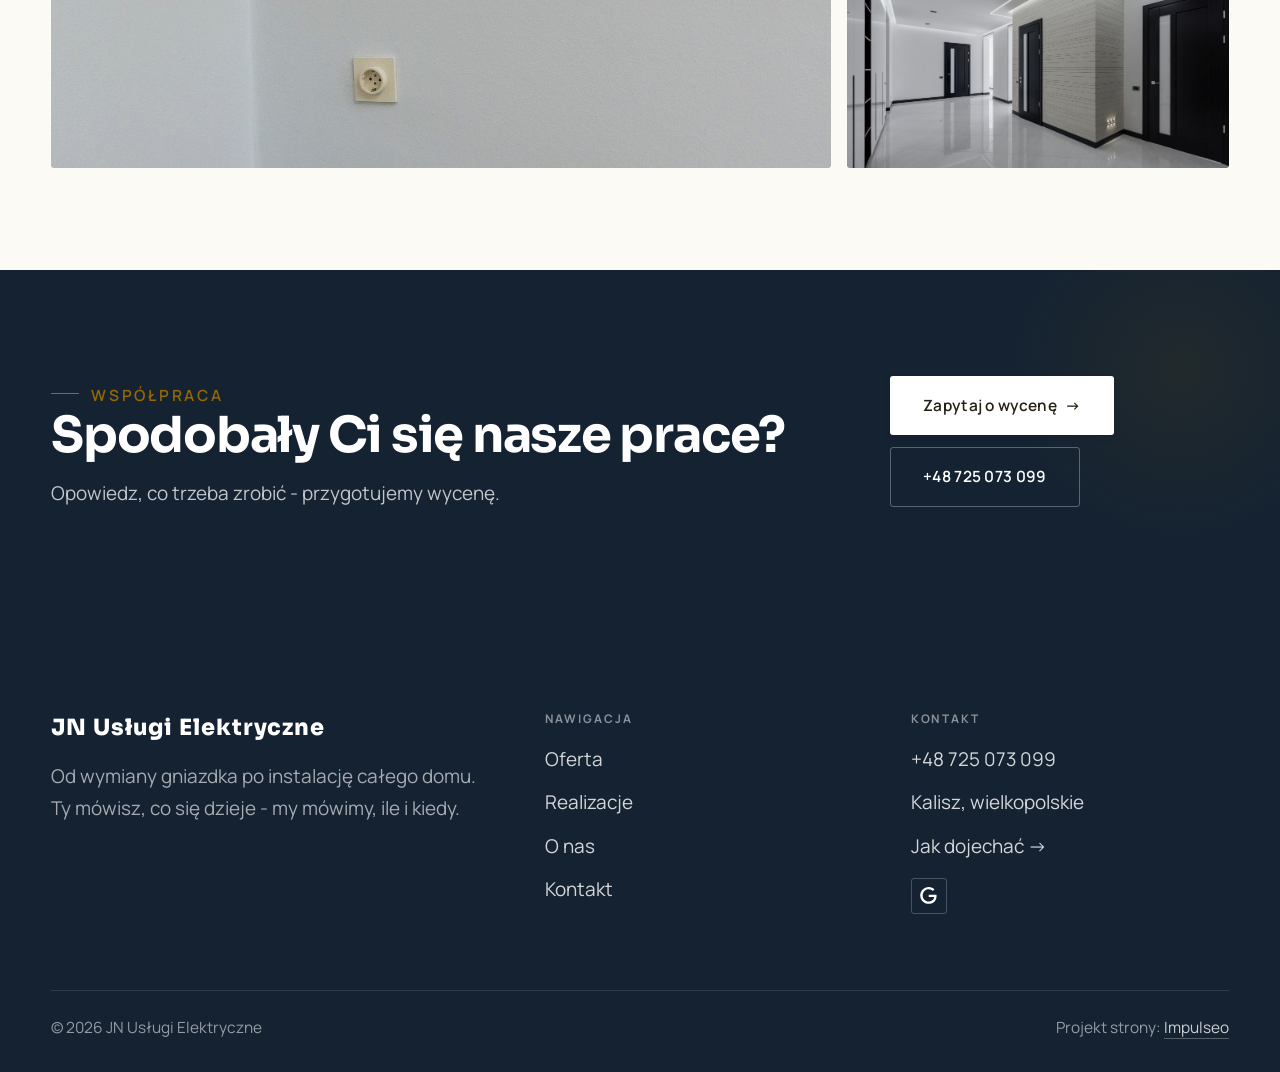
<file: realizacje.html>
<!DOCTYPE html>
<html lang="pl">
<head>
<meta charset="UTF-8">
<meta name="viewport" content="width=device-width, initial-scale=1.0">
<title>Realizacje - JN Usługi Elektryczne</title>
<meta name="description" content="Realizacje JN Usługi Elektryczne: Rozdzielnica po modernizacji, Nowa instalacja przed tynkiem, Oświetlenie LED, Osprzęt po wymianie, Szukanie usterki miernikiem">
<link rel="canonical" href="https://impulseo-pl.github.io/jn-uslugi-elektryczne/realizacje.html">
<meta name="robots" content="noindex, nofollow">
<meta property="og:type" content="website">
<meta property="og:locale" content="pl_PL">
<meta property="og:site_name" content="JN Usługi Elektryczne">
<meta property="og:title" content="Realizacje - JN Usługi Elektryczne">
<meta property="og:description" content="Realizacje JN Usługi Elektryczne: Rozdzielnica po modernizacji, Nowa instalacja przed tynkiem, Oświetlenie LED, Osprzęt po wymianie, Szukanie usterki miernikiem">
<meta property="og:url" content="https://impulseo-pl.github.io/jn-uslugi-elektryczne/realizacje.html">
<meta property="og:image" content="https://impulseo-pl.github.io/jn-uslugi-elektryczne/img/og.jpg">
<meta property="og:image:width" content="1200">
<meta property="og:image:height" content="630">
<meta name="twitter:card" content="summary_large_image">
<link rel="preconnect" href="https://fonts.googleapis.com">
<link rel="preconnect" href="https://fonts.gstatic.com" crossorigin>
<link href="https://fonts.googleapis.com/css2?family=Sora:wght@600;700;800&family=Manrope:wght@400;500;600&display=swap" rel="stylesheet">
<link rel="stylesheet" href="assets/styles.css?v=20261001a">
</head>
<body>

<header class="nav">
  <div class="wrap nav-inner">
    <a class="brand brand-has-logo" href="index.html"><img class="brand-logo" src="img/logo-jasne.png" alt="JN Usługi Elektryczne" width="513" height="391" decoding="async"><img class="brand-logo brand-logo--ciemny" src="img/logo.png" alt="" aria-hidden="true" width="513" height="391" decoding="async"></a>
    <nav class="nav-links">
      <a href="oferta.html">Oferta</a>
      <a href="realizacje.html" class="active" aria-current="page">Realizacje</a>
      <a href="o-nas.html">O nas</a>
      <a href="kontakt.html">Kontakt</a>
      <a href="tel:+48725073099" class="btn btn-accent">Zadzwoń +48 725 073 099</a>
    </nav>
    <button class="nav-toggle" aria-label="Menu"><span></span><span></span><span></span></button>
  </div>
</header>

<main>
<section class="pagehead">
  <img src="img/g11.jpg" alt="JN Usługi Elektryczne - Nasze prace" width="1880" height="1170" decoding="async">
  <div class="wrap">
    <span class="eyebrow">Realizacje</span>
    <h1>Nasze prace</h1>
    <p>Tak ta robota wygląda po skończeniu: opisana tablica, równe bruzdy, przewody pod sznurek.</p>
  </div>
</section>
<section>
  <div class="wrap">
    <div class="gallery">
      <div class="tile t-two3 reveal"><img src="img/g1.jpg" alt="JN Usługi Elektryczne" loading="lazy" width="1880" height="1357" decoding="async"></div>
      <div class="tile t-third reveal"><img src="img/g2.jpg" alt="JN Usługi Elektryczne" loading="lazy" width="1880" height="1255" decoding="async"></div>
      <div class="tile t-third reveal"><img src="img/g3.jpg" alt="JN Usługi Elektryczne" loading="lazy" width="1880" height="1255" decoding="async"></div>
      <div class="tile t-third reveal"><img src="img/g4.jpg" alt="JN Usługi Elektryczne" loading="lazy" width="1880" height="1255" decoding="async"></div>
      <div class="tile t-third reveal"><img src="img/g5.jpg" alt="JN Usługi Elektryczne" loading="lazy" width="1880" height="992" decoding="async"></div>
      <div class="tile t-third reveal"><img src="img/g6.jpg" alt="JN Usługi Elektryczne" loading="lazy" width="1880" height="1253" decoding="async"></div>
      <div class="tile t-two3 reveal"><img src="img/g7.jpg" alt="JN Usługi Elektryczne" loading="lazy" width="1880" height="1253" decoding="async"></div>
      <div class="tile t-third reveal"><img src="img/g8.jpg" alt="JN Usługi Elektryczne" loading="lazy" width="1880" height="1255" decoding="async"></div>
      <div class="tile t-third reveal"><img src="img/g9.jpg" alt="JN Usługi Elektryczne" loading="lazy" width="1880" height="1251" decoding="async"></div>
      <div class="tile t-third reveal"><img src="img/g10.jpg" alt="JN Usługi Elektryczne" loading="lazy" width="1880" height="1255" decoding="async"></div>
      <div class="tile t-two3 reveal"><img src="img/g12.jpg" alt="JN Usługi Elektryczne" loading="lazy" width="1880" height="1255" decoding="async"></div>
      <div class="tile t-third reveal"><img src="img/g13.jpg" alt="JN Usługi Elektryczne" loading="lazy" width="1880" height="1255" decoding="async"></div>
    </div>
  </div>
</section>
<section class="cta">
  <div class="wrap">
    <div class="reveal">
      <span class="eyebrow">Współpraca</span>
      <h2>Spodobały Ci się nasze prace?</h2>
      <p>Opowiedz, co trzeba zrobić - przygotujemy wycenę.</p>
    </div>
    <div class="cta-actions reveal">
      <a href="kontakt.html" class="btn btn-light">Zapytaj o wycenę <span class="arr">→</span></a>
      <a href="tel:+48725073099" class="btn btn-ghost btn-ghost-cta">+48 725 073 099</a>
    </div>
  </div>
</section>
</main>

<footer>
  <div class="wrap">
    <div class="foot-grid">
      <div class="foot-brand">
        <div class="name">JN Usługi Elektryczne</div>
        <p>Od wymiany gniazdka po instalację całego domu. Ty mówisz, co się dzieje - my mówimy, ile i kiedy.</p>
      </div>
      <div class="foot-col">
        <h4>Nawigacja</h4>
        <a href="oferta.html">Oferta</a>
        <a href="realizacje.html">Realizacje</a>
        <a href="o-nas.html">O nas</a>
        <a href="kontakt.html">Kontakt</a>
      </div>
      <div class="foot-col">
        <h4>Kontakt</h4>
        <a href="tel:+48725073099">+48 725 073 099</a>
        <p>Kalisz, wielkopolskie</p>
        <a href="https://maps.google.com/?cid=891478775531008990&g_mp=CiVnb29nbGUubWFwcy5wbGFjZXMudjEuUGxhY2VzLkdldFBsYWNlEAIYBCAA" target="_blank" rel="noopener">Jak dojechać →</a>
      <div class="foot-soc">
        <a class="soc" href="https://maps.google.com/?cid=891478775531008990&g_mp=CiVnb29nbGUubWFwcy5wbGFjZXMudjEuUGxhY2VzLkdldFBsYWNlEAIYBCAA" target="_blank" rel="noopener" aria-label="Google - JN Usługi Elektryczne"><svg viewBox="0 0 24 24" aria-hidden="true" focusable="false"><path d="M12.48 10.92v3.28h7.84c-.24 1.84-.853 3.187-1.787 4.133-1.147 1.147-2.933 2.4-6.053 2.4-4.827 0-8.6-3.893-8.6-8.72s3.773-8.72 8.6-8.72c2.6 0 4.507 1.027 5.907 2.347l2.307-2.307C18.747 1.44 16.133 0 12.48 0 5.867 0 .307 5.387.307 12s5.56 12 12.173 12c3.573 0 6.267-1.173 8.373-3.36 2.16-2.16 2.84-5.213 2.84-7.667 0-.76-.053-1.467-.173-2.053H12.48z" fill="currentColor"/></svg></a>
      </div>
      </div>
    </div>
    <div class="foot-bot">
      <span>© 2026 JN Usługi Elektryczne</span>
      <span>Projekt strony: <a class="foot-credit" href="https://impulseo.pl" target="_blank" rel="noopener">Impulseo</a></span>
    </div>
  </div>
</footer>
<div class="sticky-call"><a class="sc-call" href="tel:+48725073099"><svg class="ico-tel" width="16" height="16" viewBox="0 0 24 24" fill="none" aria-hidden="true"><path d="M6.6 10.8a15.5 15.5 0 0 0 6.6 6.6l2.2-2.2a1 1 0 0 1 1-.24 11.4 11.4 0 0 0 3.6.58 1 1 0 0 1 1 1V20a1 1 0 0 1-1 1A17 17 0 0 1 3 4a1 1 0 0 1 1-1h3.5a1 1 0 0 1 1 1c0 1.25.2 2.46.58 3.6a1 1 0 0 1-.25 1l-2.23 2.2Z" fill="currentColor"/></svg> Zadzwoń</a><a class="sc-quote" href="kontakt.html">Zadzwoń po wycenę</a></div>
<div class="demo-wazne" data-do="2026-10-07" data-cykl="3" hidden><svg class="dw-ico" width="13" height="13" viewBox="0 0 24 24" fill="none" aria-hidden="true"><circle cx="12" cy="12" r="8.6" stroke="currentColor" stroke-width="1.8"/><path d="M12 7.2V12l3.3 2" stroke="currentColor" stroke-width="1.8" stroke-linecap="round"/></svg><span class="dw-txt"></span></div>

<script src="assets/main.js?v=20261001a"></script>
</body>
</html>
</file>
<file: assets/styles.css>
/* ============================================================
   STOLBASZ — premium, architektoniczny B2B fit-out
   Jasna paleta, zero brązu. System wg premium-web-craft.
   Projekt strony: Impulseo (impulseo.pl)
   ============================================================ */

:root{
  /* PALETA — jasna, architektoniczna, chłodna */
  --paper:#f5f7fa;          /* główne tło */
  --paper-2:#e7edf3;        /* sekcje alternatywne (chłodny jasny szary) */
  --paper-3:#e7edf3;        /* delikatne wypełnienia */
  --ink:#142231;            /* tekst główny — chłodny grafit */
  --ink-soft:#2c3e52;       /* nagłówki drugorzędne */
  --muted:#697785;          /* tekst poboczny */
  --line:rgba(20,34,49,.12);/* hairline */
  --accent:#e8a00c;         /* stonowany petrol-slate — jedyny akcent */
  --accent-d:#c47f06;
  --accent-soft:rgba(232,160,12,.10);
  --dark:#142231;           /* sekcje ciemne (stopka/CTA) */

  /* HOVER ZDJĘĆ — JEDEN standard dla całego silnika (decyzja K. 04.08.2026, artefakt z wariantami).
     AKTUALNE (K.+Szymon 09.08.2026, wybór z artefaktu 6 wariantów): zoom 1.05 przy 1.4s -
     przy tak długim czasie mocniejszy kadr NIE skacze, tylko „oddycha". Poprzedni standard
     (1.02 / .55s z 04.08) odbierany jako dynamiczny i szybki.
     Spoczynek lekko przygaszony, ale TYLKO tam, gdzie jest mysz (@media hover:hover) —
     na telefonie zdjęcia zostają w pełnej jasności. */
  --img-zoom:1.05;                   /* K.+Szymon 09.08: wariant F z artefaktu porównawczego */
  --img-rest:brightness(.95) saturate(.99);
  --img-hot:brightness(1.06) saturate(1.05);
  --img-dur:1.4s;                    /* K.+Szymon 09.08 (wariant F): powoli = elegancko */
  --img-ease:cubic-bezier(.16,.84,.44,1);  /* miękki ogon, efekt „oddychania" */

  /* ODSTĘPY — skala 4/8 */
  --space-1:4px; --space-2:8px; --space-3:12px; --space-4:16px; --space-5:24px;
  --space-6:32px; --space-7:48px; --space-8:64px; --space-9:96px; --space-10:128px;

  /* TYPOGRAFIA — fluid clamp() (skala podbita 16.07.2026: większe, czytelniejsze litery — uwaga Adama) */
  --text-sm:clamp(.9rem,.87rem + .12vw,1rem);
  --text-base:clamp(1.08rem,1.04rem + .18vw,1.2rem);
  --text-lg:clamp(1.24rem,1.15rem + .34vw,1.44rem);
  --text-h3:clamp(1.34rem,1.22rem + .55vw,1.66rem);
  --text-h2:clamp(2.1rem,1.66rem + 2.1vw,3.1rem);
  --text-h1:clamp(2.9rem,2.1rem + 4vw,5.1rem);

  /* PROMIENIE — architektoniczne, raczej ostre */
  --r-sm:3px; --r-md:6px; --r-lg:10px;

  /* RUCH */
  --ease:cubic-bezier(.25,.46,.45,.94); --dur:.24s;

  /* CIENIE — miękkie, warstwowe */
  --sh-sm:0 1px 2px rgba(16,24,32,.04), 0 2px 8px rgba(16,24,32,.05);
  --sh-md:0 2px 6px rgba(16,24,32,.05), 0 12px 28px -8px rgba(16,24,32,.12);
  --sh-lg:0 6px 14px rgba(16,24,32,.07), 0 26px 56px -18px rgba(16,24,32,.22);

  --hairline:1px solid var(--line);

  --font-display:'Sora','Manrope',sans-serif;
  --font-body:'Manrope',sans-serif;
}

*{box-sizing:border-box;margin:0;padding:0}
html{scroll-behavior:smooth}
body{
  font-family:var(--font-body);
  font-size:var(--text-base);
  line-height:1.65;
  color:var(--ink);
  background:var(--paper);
  -webkit-font-smoothing:antialiased;
  text-rendering:optimizeLegibility;
}
img{max-width:100%;height:auto;display:block}  /* height:auto = width/height z atrybutów trzyma proporcje (TOP#12) */
a{color:inherit;text-decoration:none}

.wrap{width:min(92%,1180px);margin-inline:auto}
section{padding-block:clamp(52px,6.5vw,96px)}

h1,h2,h3{font-family:var(--font-display);font-weight:700;line-height:1.08;letter-spacing:-.02em;color:var(--ink)}
h1{font-size:var(--text-h1);letter-spacing:-.035em}
h2{font-size:var(--text-h2);letter-spacing:-.025em}
h3{font-size:var(--text-h3)}
/* MIARA — długość wiersza. WCAG 2.2 SC 1.4.8: max 80 znaków; Butterick: 45–90.
   68ch daje realnie 72–78 znaków polskiego tekstu, czyli z zapasem pod granicą.
   Wcześniej limit miał TYLKO <p> — <li>, <blockquote> i <dd> nie miały żadnego,
   i to jedyny powód, dla którego 23 bloki na dwóch oddanych stronach jadą po
   83–106 znaków w wierszu (pomiar 07.08.2026, bramka `miara`).
   ⚠️ Listy i definicje ograniczamy TYLKO bez klasy: `ul`/`ol` z klasą to u nas
   układ (siatki kafli, menu), a nie tekst ciągły — tam miarę wyznacza układ. */
/* 60ch, nie 68ch (K. 10.08): po zmianie fontów na węższe kroje (DM Sans i spółka)
   w 68ch mieściło się ~90 znaków - bramka pikselowa słusznie zgłaszała przekroczenie
   granicy 80. Pomiar na żywej przeglądarce: 60ch = 90 znaków, 53ch = ~78 znaków, czyli normę WCAG 1.4.8. */
:root{ --miara:53ch }
p{max-width:min(100%,var(--miara))}
blockquote,
ul:not([class])>li, ol:not([class])>li,
dl:not([class])>dd{max-width:min(100%,var(--miara))}

/* ⚠️ Świadomie BEZ wyjątku `.tile p,.card p,.svc p{max-width:none}`, choć nasuwa się sam:
   te akapity BYŁY już ograniczone (stare `p{max-width:65ch}`), więc „wyjątek" nie odblokowałby
   niczego nowego — tylko ROZLUŹNIŁ stan sprzed zmiany na wszystkich demach naraz.
   `figcaption` żadna z reguł wyżej nie dotyczy, więc też nie potrzebuje zwolnienia. */

/* ŁAMANIE. `balance` wyrównuje długości wierszy w nagłówku, `pretty` pilnuje ostatniego
   wiersza akapitu, żeby nie został w nim jeden wyraz. Obsługiwane od Chrome 117 /
   Safari 17.5; starsze przeglądarki po prostu ignorują tę własność.
   `text-wrap:pretty` nie występowało dotąd ANI RAZ w silniku ani w repo klientów. */
h1,h2,h3,.lead,.lede{text-wrap:balance}
p,li,blockquote,dd{text-wrap:pretty}

.eyebrow{
  font-family:var(--font-body);
  font-size:var(--text-sm);
  font-weight:600;
  letter-spacing:.18em;
  text-transform:uppercase;
  color:var(--accent);
  display:inline-flex;align-items:center;gap:var(--space-3);
}
/* flex:none + margin-top = kreska trzyma się PIERWSZEJ linii. Wcześniej align-items:center
   centrowało ją względem całego bloku i przy zawinięciu (długi kicker typu
   „…WNĘTRZ · LESZNO · OD 2019") druga linia lądowała z brzydkim wcięciem. */
.eyebrow{align-items:flex-start}
.eyebrow>*,.eyebrow{text-wrap:balance}   /* dlugi kicker lamal sie na sierote typu samo „2019" w drugiej linii */
.eyebrow::before{content:"";width:28px;height:1px;background:var(--accent);display:inline-block;flex:none;margin-top:.62em}

.muted{color:var(--muted)}
.lead{font-size:var(--text-lg);line-height:1.55;color:var(--ink-soft);max-width:50ch}

/* ---------- BUTTONS ---------- */
.btn{
  display:inline-flex;align-items:center;gap:var(--space-2);
  font-weight:600;font-size:var(--text-sm);letter-spacing:.02em;
  padding:var(--space-4) var(--space-6);
  border-radius:var(--r-sm);
  transition:transform var(--dur) var(--ease),box-shadow var(--dur) var(--ease),background var(--dur) var(--ease);
  cursor:pointer;border:1px solid transparent;
}
.btn-accent{background:var(--accent);color:#fff;box-shadow:var(--sh-sm)}
.btn-accent:hover{background:var(--accent-d);transform:translateY(-2px);box-shadow:var(--sh-md)}
.btn-accent:active{transform:translateY(0);box-shadow:var(--sh-sm)}
.btn-ghost{background:transparent;color:var(--ink);border-color:var(--line)}
.btn-ghost:hover{border-color:var(--accent);color:var(--accent);transform:translateY(-2px)}
.btn-light{background:#fff;color:var(--ink);box-shadow:var(--sh-sm)}
.btn-light:hover{transform:translateY(-2px);box-shadow:var(--sh-md)}
.btn .arr{transition:transform var(--dur) var(--ease)}
.btn:hover .arr{transform:translateX(4px)}

/* ---------- NAV ---------- */
.nav{
  position:sticky;top:0;z-index:50;
  background:color-mix(in srgb,var(--paper) 88%,transparent);
  backdrop-filter:saturate(140%) blur(10px);
  border-bottom:var(--hairline);
}
.nav-inner{display:flex;align-items:center;justify-content:space-between;gap:var(--space-5);height:72px}
/* ANTY-NACHODZENIE (K. 05.08.2026): długa nazwa firmy + przycisk z pełnym numerem nie mieściły się w pasku
   i flex ściskał linki PONIŻEJ ich treści - "Kontakt" wchodził na ramkę "Zadzwoń +48 ...". Teraz ustępuje
   nazwa marki (skrót wielokropkiem), a menu i przycisk nigdy się nie kurczą ani nie zachodzą na siebie. */
.brand{display:flex;flex-direction:column;line-height:1;min-width:0;flex:0 1 auto}
.brand .name{font-family:var(--font-display);font-weight:800;font-size:1.35rem;letter-spacing:.04em;white-space:nowrap;overflow:hidden;text-overflow:ellipsis}
.brand .sub{font-size:.62rem;letter-spacing:.34em;text-transform:uppercase;color:var(--muted);margin-top:5px;white-space:nowrap;overflow:hidden;text-overflow:ellipsis}
.nav-links{display:flex;align-items:center;gap:var(--space-6);flex:0 0 auto}
.nav-links a{font-size:var(--text-sm);font-weight:500;color:var(--ink-soft);position:relative;padding-block:4px;white-space:nowrap;transition:color var(--dur) var(--ease)}
.nav-links a::after{content:"";position:absolute;left:0;bottom:0;width:0;height:1.5px;background:var(--accent);transition:width var(--dur) var(--ease)}
.nav-links a:hover,.nav-links a.active{color:var(--ink)}
.nav-links a:hover::after,.nav-links a.active::after{width:100%}
.nav-links .btn{padding:var(--space-2) var(--space-5)}
/* przyciski w nav: właściwy kolor (przebij .nav-links a) + bez podkreślenia */
.nav-links a.btn-accent{color:#fff}
.nav-links a.btn-ghost,.nav-links a.btn-light{color:var(--ink)}
/* CTA w pasku: NIE podkreślenie spod linków menu, ale ten sam przelatujący błysk,
   co na wszystkich innych przyciskach (zgłoszenie K. 13.08.2026 - „na hero jest efekt
   światła przechodzącego przez przycisk, na navbarze go nie ma, a mają być identyczne").
   Reguła `.nav-links a::after` jest silniejsza od `.btn::after`, więc trzeba jej
   geometrię wyzerować i wpisać połysk z nazwy - samo `display:none` gasiło efekt. */
.nav-links a.btn::after{
  display:block;content:"";position:absolute;inset:0;z-index:-1;pointer-events:none;
  width:auto;height:auto;border-radius:inherit;   /* kasuje geometrię podkreślenia (width:0;height:1.5px) */
  background:linear-gradient(100deg,transparent 32%,rgba(255,255,255,.20) 50%,transparent 68%);
  translate:-120% 0}
@media (prefers-reduced-motion:no-preference){
  .nav-links a.btn:hover::after{translate:120% 0;transition:translate .75s var(--mt-ease,cubic-bezier(.16,.84,.44,1))}
}
.nav-toggle{display:none;background:none;border:none;cursor:pointer;flex-direction:column;gap:5px;padding:8px}
.nav-toggle span{width:24px;height:2px;background:var(--ink);transition:var(--dur)}
/* Ciasny zakres MIĘDZY menu mobilnym a pełnym pulpitem: zbijamy odstępy i nazwę marki,
   żeby wszystko zmieściło się naturalnie, zanim w ogóle dojdzie do skracania wielokropkiem. */
@media(max-width:1280px) and (min-width:921px){
  .nav-links{gap:var(--space-4)}
  .nav-links .btn{padding:var(--space-2) var(--space-4)}
  .brand .name{font-size:1.15rem}
}

/* ---------- HERO (split) ---------- */
.hero{position:relative;overflow:hidden;border-bottom:var(--hairline)}
.hero-grid{display:grid;grid-template-columns:1.05fr .95fr;gap:clamp(24px,4vw,60px);align-items:center;
  padding-block:clamp(36px,4.5vw,64px)}
.hero-copy .eyebrow{margin-bottom:var(--space-5)}
.hero-copy h1{margin-bottom:var(--space-5)}
.hero-copy .lead{margin-bottom:var(--space-7)}
.hero-actions{display:flex;flex-wrap:wrap;gap:var(--space-4)}
.hero-art{position:relative;aspect-ratio:4/3;border-radius:var(--r-lg);overflow:hidden;box-shadow:var(--sh-lg)}
.hero-art img{width:100%;height:100%;object-fit:cover}
.hero-art::after{content:"";position:absolute;inset:0;background:linear-gradient(180deg,transparent 55%,rgba(18,24,28,.28))}
.hero-badge{position:absolute;left:var(--space-5);bottom:var(--space-5);z-index:2;
  background:rgba(252,252,251,.94);backdrop-filter:blur(4px);
  border-radius:var(--r-md);padding:var(--space-4) var(--space-5);box-shadow:var(--sh-md);max-width:78%}
.hero-badge strong{display:block;font-family:var(--font-display);font-size:1rem;letter-spacing:-.01em}
.hero-badge span{font-size:var(--text-sm);color:var(--muted)}

/* ---------- HERO duży / kinowy (strona główna) ---------- */
.hero-cine{position:relative;min-height:clamp(560px,82vh,840px);min-height:clamp(560px,82svh,840px);display:flex;align-items:center;overflow:hidden;border-bottom:var(--hairline)}
.hero-cine>img{position:absolute;inset:0;width:100%;height:100%;object-fit:cover;z-index:0}
.hero-cine::after{content:"";position:absolute;inset:0;z-index:1;
  background:linear-gradient(95deg,rgba(13,18,23,.86) 0%,rgba(13,18,23,.64) 32%,rgba(13,18,23,.24) 62%,rgba(13,18,23,.04) 100%)}
.hero-cine .wrap{position:relative;z-index:2;padding-block:var(--space-8)}
.hero-cine .hero-copy{max-width:660px}
.hero-cine .eyebrow{color:#fff;margin-bottom:var(--space-5)}
.hero-cine .eyebrow::before{background:#fff}
.hero-cine h1{color:#fff;margin-bottom:var(--space-5);font-size:clamp(2.9rem,2rem + 4.4vw,5.2rem);text-wrap:balance}
.hero-cine .lead{color:rgba(255,255,255,.92);max-width:48ch;margin-bottom:var(--space-7)}
.hero-cine .hero-actions{display:flex;flex-wrap:wrap;gap:var(--space-4)}
/* NISKIE OKNO (laptop z dokiem i paskami przeglądarki ma ~700-780 px wysokości widoku):
   H1 do 5.2rem + długi lead nie mieściły się i przyciski wypadały POD krawędź ekranu -
   klient widział stronę bez ani jednego CTA. Skalujemy w dół, zamiast przycinać treść. */
@media(min-width:821px) and (max-height:820px){
  .hero-cine{min-height:clamp(520px,94svh,780px)}
  .hero-cine .wrap{padding-block:var(--space-6)}
  .hero-cine h1{font-size:clamp(2.2rem,1.5rem + 2.6vw,3.6rem);margin-bottom:var(--space-4)}
  .hero-cine .eyebrow{margin-bottom:var(--space-4)}
  .hero-cine .lead{margin-bottom:var(--space-5);max-width:44ch}
}
@media(max-width:680px){
  .hero-cine{min-height:clamp(520px,76vh,640px);min-height:clamp(520px,76svh,640px);align-items:flex-end}
  .hero-cine::after{background:linear-gradient(0deg,rgba(13,18,23,.9) 6%,rgba(13,18,23,.45) 55%,rgba(13,18,23,.25) 100%)}
  .hero-cine .wrap{padding-bottom:var(--space-9)}
  /* TELEFON (~90% oglądających): lead potrafił zająć 8 linii i zepchnąć CTA poza pierwszy ekran.
     Zwężamy interlinię i skalę - treści nie ucinamy, bo to ona sprzedaje. */
  .hero-cine .lead{font-size:.98rem;line-height:1.5;margin-bottom:var(--space-5)}
  .hero-cine .eyebrow{font-size:.72rem;letter-spacing:.13em;margin-bottom:var(--space-4)}
  .hero-cine .eyebrow::before{width:20px}
  .hero-cine h1{margin-bottom:var(--space-4)}
}

/* full-bleed hero variant (podstrony) */
.pagehead{position:relative;min-height:46vh;min-height:46svh;display:flex;align-items:flex-end;overflow:hidden;border-bottom:var(--hairline)}
.pagehead img{position:absolute;inset:0;width:100%;height:100%;object-fit:cover}
/* 10.08.2026 (decyzja K.): mocniejsze przyciemnienie + cień pod tekstem. Bramka mierzyła na
   nagłówkach podstron 3,38-3,43:1 przy wymaganych 4,5 — jasne zdjęcie (hala, śnieg, niebo)
   podchodziło pod biały tekst. Zdjęcia klientów są różne, więc kontrast musi dawać WARSTWA,
   a nie szczęśliwy dobór kadru. */
.pagehead::after{content:"";position:absolute;inset:0;background:linear-gradient(180deg,rgba(18,24,28,.40),rgba(18,24,28,.76))}
.pagehead .wrap{position:relative;z-index:2;padding-block:var(--space-9);color:#fff}
.pagehead h1{color:#fff;max-width:18ch;text-shadow:0 2px 16px rgba(0,0,0,.55)}
.pagehead .eyebrow{color:#fff}
.pagehead .eyebrow::before{background:#fff}
.pagehead p{color:rgba(255,255,255,.92);margin-top:var(--space-4);max-width:54ch;text-shadow:0 1px 12px rgba(0,0,0,.5)}

/* ---------- STRIP (pasek skrótów / liczby) ---------- */
.strip{background:var(--dark);color:#fff}
/* PASEK HASEŁ — standard 04.08.2026 (decyzja K.): 5 haseł w JEDNYM rzędzie, tekst WYŚRODKOWANY,
   węższe marginesy boczne niż reszta strony (pasek ma iść szerzej), równe wysokości kolumn. */
.strip .wrap{width:min(96%,1440px);display:grid;grid-template-columns:repeat(5,1fr);
  gap:var(--space-5);padding-block:var(--space-7);align-items:stretch}
.strip .item .k{font-family:var(--font-display);font-size:clamp(1.05rem,.82rem + .85vw,1.55rem);
  font-weight:800;letter-spacing:-.02em;color:#fff;line-height:1.18;text-wrap:balance}
.strip .item .v{font-size:var(--text-sm);color:rgba(255,255,255,.66);margin-top:var(--space-2);line-height:1.4}
.strip .item{border-left:2px solid var(--accent);padding-inline:var(--space-4);
  text-align:center;display:flex;flex-direction:column;justify-content:center}
/* liczba kolumn = liczba haseł, żeby ostatnie nie zostawało samo w drugim rzędzie.
   Klasę n-N nadaje multipage.py; domyślnie (bez klasy) pasek jest 5-kolumnowy. */
.strip.n-2 .wrap{grid-template-columns:repeat(2,1fr)}
.strip.n-3 .wrap{grid-template-columns:repeat(3,1fr)}
.strip.n-4 .wrap{grid-template-columns:repeat(4,1fr);gap:var(--space-6)}
.strip.n-4 .item .k{font-size:clamp(1.3rem,1rem + 1.1vw,2rem)}
.strip.n-6 .wrap{grid-template-columns:repeat(6,1fr);gap:var(--space-4)}
.strip.n-6 .item .k{font-size:clamp(.98rem,.8rem + .7vw,1.35rem)}
/* równe łamanie: zamiast "długa linia + jedno słowo" obie linie zbliżonej długości */
.strip .item .k{text-wrap:balance}

/* ---------- SECTION HEAD ---------- */
.head{max-width:48rem;margin-bottom:var(--space-8)}
.head.center{margin-inline:auto;text-align:center}
.head .eyebrow{margin-bottom:var(--space-4)}
.head h2{margin-bottom:var(--space-4)}
.head p{color:var(--muted);font-size:var(--text-lg);line-height:1.55}
.head.center p{margin-inline:auto}

/* ---------- INTRO SPLIT ---------- */
.split{display:grid;grid-template-columns:.92fr 1.08fr;gap:clamp(28px,5vw,80px);align-items:center}
.split.rev{grid-template-columns:1.08fr .92fr}
.split.rev .split-art{order:-1}
.split-art{position:relative;aspect-ratio:5/4;border-radius:var(--r-lg);overflow:hidden;box-shadow:var(--sh-lg)}
.split-art img{width:100%;height:100%;object-fit:cover}
.split-copy h2{margin-bottom:var(--space-5)}
.split-copy p+p{margin-top:var(--space-4)}
.split-copy .btn{margin-top:var(--space-6)}

/* ---------- SERVICES (zakres) ---------- */
.svc-grid{display:grid;grid-template-columns:repeat(auto-fit,minmax(280px,1fr));gap:var(--space-5)}
.svc{background:#fff;border:var(--hairline);border-radius:var(--r-md);padding:var(--space-7) var(--space-6);
  transition:transform var(--dur) var(--ease),box-shadow var(--dur) var(--ease),border-color var(--dur) var(--ease);
  position:relative;overflow:hidden}
.svc::before{content:"";position:absolute;left:0;top:0;width:3px;height:0;background:var(--accent);transition:height var(--dur) var(--ease)}
.svc:hover{transform:translateY(-4px);box-shadow:var(--sh-md);border-color:transparent}
.svc:hover::before{height:100%}
.svc .ic{font-family:var(--font-display);font-size:.8rem;font-weight:700;letter-spacing:.12em;color:var(--accent);margin-bottom:var(--space-4)}
.svc h3{margin-bottom:var(--space-3);font-size:1.22rem}
.svc p{color:var(--muted);font-size:var(--text-base);line-height:1.6}

/* big detailed service rows */
.svc-row{display:grid;grid-template-columns:.8fr 1.2fr;gap:clamp(20px,4vw,60px);align-items:center;padding-block:var(--space-8)}
.svc-row+.svc-row{border-top:var(--hairline)}
.svc-row.rev{grid-template-columns:1.2fr .8fr}
/* Naprzemienny układ wierszy oferty: co drugi wiersz ma zdjęcie po PRAWEJ.
   Było `order:-1` — martwy kod, bo zdjęcie i tak jest pierwszym dzieckiem w HTML,
   więc wszystkie wiersze wyglądały identycznie (zdjęcie zawsze z lewej), a `rev`
   zmieniało tylko szerokość kolumn. Znalezione 29.07.2026 przy różnicowaniu kierunków
   animacji (pomiar pozycji: art.mid 390/502 przy row.mid 756 — zawsze lewa strona). */
.svc-row.rev .svc-row-art{order:2}
.svc-row-art{aspect-ratio:4/3;border-radius:var(--r-md);overflow:hidden;box-shadow:var(--sh-md)}
.svc-row-art img{width:100%;height:100%;object-fit:cover}
.svc-row h3{font-size:1.5rem;margin-bottom:var(--space-4)}
.svc-row .num{font-family:var(--font-display);font-size:.85rem;font-weight:700;letter-spacing:.14em;color:var(--accent);display:block;margin-bottom:var(--space-3)}
.svc-row ul{list-style:none;margin-top:var(--space-4);display:flex;flex-direction:column;gap:var(--space-2)}
.svc-row li{position:relative;padding-left:var(--space-5);color:var(--muted);font-size:var(--text-base)}
.svc-row li::before{content:"";position:absolute;left:0;top:.62em;width:8px;height:1px;background:var(--accent)}

/* ---------- GALLERY (realizacje) ---------- */
.gallery{display:grid;grid-template-columns:repeat(12,1fr);gap:var(--space-4);grid-auto-rows:200px}
/* GALERIA MASONRY — pionowe zdjęcia (portrety beauty/wellness) bez przycinania: kolumny, height auto */
.gallery-masonry{column-count:3;column-gap:var(--space-4)}
@media(max-width:900px){.gallery-masonry{column-count:2}}
@media(max-width:560px){.gallery-masonry{column-count:1}}
.gallery-masonry .m-tile{break-inside:avoid;margin:0 0 var(--space-4);padding:0;position:relative;overflow:hidden;border-radius:var(--r-md);border:1px solid var(--line)}
.gallery-masonry .m-tile img{width:100%;height:auto;display:block}
.gallery-masonry .m-tile .cap{position:absolute;left:0;right:0;bottom:0;padding:var(--space-4);color:#fff;background:linear-gradient(0deg,rgba(0,0,0,.55),transparent);font-size:var(--text-sm)}
.gallery-masonry .m-tile .cap small{display:block;font-weight:400;opacity:.78;letter-spacing:.04em;text-transform:uppercase;font-size:.66rem;margin-top:3px}
.tile{position:relative;overflow:hidden;border-radius:var(--r-md);box-shadow:var(--sh-sm);
  transition:transform var(--dur) var(--ease),box-shadow var(--dur) var(--ease)}
.tile img{width:100%;height:100%;object-fit:cover;
  transition:transform var(--img-dur) var(--img-ease),filter var(--img-dur) var(--img-ease)}
.tile:hover{box-shadow:var(--sh-md)}
.tile .cap{position:absolute;left:0;right:0;bottom:0;padding:var(--space-5) var(--space-4) var(--space-4);
  /* mocniejszy spad + cien pod tekstem: na JASNYCH zdjeciach klienta (biale fronty, sciany)
     slaby gradient dawal kontrast ~1.5:1 zamiast wymaganych 3.6:1 (bramka wygladu, 10.08.2026) */
  background:linear-gradient(transparent 10%,rgba(18,24,28,.55) 40%,rgba(18,24,28,.88) 68%,rgba(18,24,28,.99));color:#fff;
  text-shadow:0 1px 2px rgba(0,0,0,.85),0 2px 10px rgba(0,0,0,.55);
  font-size:var(--text-sm);font-weight:600;letter-spacing:.01em;
  opacity:0;transform:translateY(8px);transition:var(--dur) var(--ease)}
.tile:hover .cap{opacity:1;transform:translateY(0)}
.tile .cap small{display:block;font-weight:400;opacity:.78;letter-spacing:.04em;text-transform:uppercase;font-size:.66rem;margin-top:3px}
/* bento spans */
.t-wide{grid-column:span 6}
.t-tall{grid-column:span 6;grid-row:span 2}
.t-std{grid-column:span 6}
.t-third{grid-column:span 4}
.t-two3{grid-column:span 8}

/* ---------- TRUST / WIARYGODNOŚĆ ---------- */
.trust{background:var(--paper-2)}
.trust-grid{display:grid;grid-template-columns:repeat(auto-fit,minmax(240px,1fr));gap:var(--space-5);margin-top:var(--space-7)}
.trust-card{background:#fff;border-radius:var(--r-md);padding:var(--space-7) var(--space-6);box-shadow:var(--sh-sm);border-top:3px solid var(--accent)}
.trust-card .big{font-family:var(--font-display);font-size:clamp(1.8rem,1.3rem + 1.6vw,2.6rem);font-weight:800;letter-spacing:-.02em;color:var(--ink);line-height:1}
.trust-card h3{font-size:1.12rem;margin:var(--space-3) 0 var(--space-2)}
.trust-card p{color:var(--muted);font-size:var(--text-base);line-height:1.55}

/* ---------- CTA band ---------- */
.cta{background:var(--dark);color:#fff;position:relative;overflow:hidden}
/* telefon w CTA: na ciemnym tle biały (domyślnie), rodziny z JASNYM tłem CTA
   nadpisują to u siebie - wcześniej kolor siedział w stylu inline i wygrywał z rodziną. */
.cta .btn-ghost-cta{color:#fff;border-color:rgba(255,255,255,.3)}
.cta .wrap{display:grid;grid-template-columns:1.4fr .6fr;gap:var(--space-7);align-items:center;position:relative;z-index:2}
.cta h2{color:#fff;max-width:20ch}
.cta p{color:rgba(255,255,255,.74);margin-top:var(--space-4)}
.cta-actions{display:flex;flex-direction:column;gap:var(--space-3);align-items:flex-start}
.cta::before{content:"";position:absolute;right:-80px;top:-80px;width:360px;height:360px;border-radius:50%;
  background:radial-gradient(circle,var(--accent-soft),transparent 70%)}

/* ---------- CONTACT ---------- */
.contact-grid{display:grid;grid-template-columns:.85fr 1.15fr;gap:clamp(28px,4vw,56px);align-items:start}
.info-list{display:flex;flex-direction:column;gap:var(--space-2)}
.info-row{display:flex;gap:var(--space-4);align-items:flex-start;padding-block:var(--space-4);border-bottom:var(--hairline)}
.info-row .ic{flex:none;width:42px;height:42px;display:grid;place-items:center;border-radius:50%;
  background:var(--accent-soft);color:var(--accent);font-size:1.05rem}
.info-row .lbl{font-size:.72rem;letter-spacing:.14em;text-transform:uppercase;color:var(--muted)}
.info-row .val{font-weight:600;font-size:var(--text-base);margin-top:2px}
.info-row a.val:hover{color:var(--accent)}
.map{border:none;border-radius:var(--r-lg);box-shadow:var(--sh-md);width:100%;height:100%;min-height:380px;filter:grayscale(.2) contrast(1.02)}
.form{background:#fff;border:var(--hairline);border-radius:var(--r-lg);padding:clamp(24px,3vw,40px);box-shadow:var(--sh-sm)}
.form .fld{margin-bottom:var(--space-5)}
.form label{display:block;font-size:var(--text-sm);font-weight:600;margin-bottom:var(--space-2)}
.form input,.form textarea{width:100%;font-family:inherit;font-size:var(--text-base);color:var(--ink);
  padding:var(--space-4);border:var(--hairline);border-radius:var(--r-sm);background:var(--paper);transition:border-color var(--dur)}
.form input:focus,.form textarea:focus{outline:none;border-color:var(--accent);background:#fff}
.form textarea{resize:vertical;min-height:120px}
.form .note{font-size:var(--text-sm);color:var(--muted);margin-top:var(--space-3)}

/* ---------- FOOTER ---------- */
footer{background:var(--dark);color:#fff;padding-block:var(--space-9) var(--space-6)}
.foot-grid{display:grid;grid-template-columns:1.4fr 1fr 1fr;gap:var(--space-7);margin-bottom:var(--space-8)}
.foot-brand .name{font-family:var(--font-display);font-weight:800;font-size:1.4rem;letter-spacing:.04em}
.foot-brand p{color:rgba(255,255,255,.62);margin-top:var(--space-4);font-size:var(--text-base);max-width:38ch}
.foot-col h4{font-size:.74rem;letter-spacing:.16em;text-transform:uppercase;color:rgba(255,255,255,.5);margin-bottom:var(--space-4)}
.foot-col a,.foot-col p{display:block;color:rgba(255,255,255,.82);font-size:var(--text-base);margin-bottom:var(--space-3)}
.foot-col a:hover{color:#fff}
.foot-bot{border-top:1px solid rgba(255,255,255,.12);padding-top:var(--space-5);display:flex;justify-content:space-between;flex-wrap:wrap;gap:var(--space-3);
  font-size:var(--text-sm);color:rgba(255,255,255,.55)}
.foot-bot a:hover{color:#fff}
/* Podpis w stopce = klikalny link do impulseo.pl (31.07.2026). Ma być WIDOCZNIE klikalny,
   ale nie krzyczeć - stąd sam kolor jaśniejszy + delikatne podkreślenie na najeździe. */
.foot-bot a.foot-credit{color:rgba(255,255,255,.78);text-decoration:none;border-bottom:1px solid rgba(255,255,255,.28)}
.foot-bot a.foot-credit:hover{color:#fff;border-bottom-color:#fff}

/* ---------- REVEAL ---------- */
.reveal{opacity:0;transform:translateY(22px);transition:opacity .6s var(--ease),transform .6s var(--ease)}
.reveal.in{opacity:1;transform:none}

/* ---------- RESPONSIVE ---------- */
@media(max-width:920px){
  .hero-grid,.split,.split.rev,.svc-row,.svc-row.rev,.cta .wrap,.contact-grid,.foot-grid{grid-template-columns:1fr}
  .split.rev .split-art,.svc-row.rev .svc-row-art{order:0}
  .hero-art{aspect-ratio:16/10;max-height:420px}
  .strip .wrap,.strip.n-2 .wrap,.strip.n-3 .wrap,.strip.n-4 .wrap,.strip.n-6 .wrap{grid-template-columns:repeat(2,1fr);gap:var(--space-6)}
  .strip .item .k,.strip.n-6 .item .k{font-size:clamp(1.3rem,1.1rem + 1vw,2rem)}
  .gallery{grid-auto-rows:180px}
  .t-wide,.t-tall,.t-std,.t-third,.t-two3{grid-column:span 6}
  .t-tall{grid-row:span 1}
  .cta-actions{flex-direction:row;flex-wrap:wrap}
  .foot-grid{gap:var(--space-6)}
}
@media(max-width:680px){
  .nav-links{position:fixed;inset:72px 0 auto 0;background:var(--paper);flex-direction:column;align-items:stretch;
    gap:0;padding:var(--space-4) 6%;border-bottom:var(--hairline);box-shadow:var(--sh-md);
    transform:translateY(-120%);transition:transform var(--dur) var(--ease)}
  .nav-links.open{transform:translateY(0)}
  .nav-links a{padding-block:var(--space-4);border-bottom:var(--hairline)}
  .nav-links .btn{margin-top:var(--space-3);justify-content:center}
  .nav-toggle{display:flex}
  .strip .wrap,.strip.n-2 .wrap,.strip.n-3 .wrap,.strip.n-4 .wrap,.strip.n-6 .wrap{grid-template-columns:1fr}
  .gallery{grid-template-columns:repeat(6,1fr)}
  .foot-grid{grid-template-columns:1fr}
}
@media(prefers-reduced-motion:reduce){
  /* audyt 09.08 TOP#14: samo skrócenie duration przy animacji INFINITE = stroboskop
     (pętla .01ms miga ekranem); iteration-count:1 gasi pętlę naprawdę. Pseudoelementy
     też - tła hero (gastro/studio) animują ::before/img, blanket na * ich nie łapał. */
  *,*::before,*::after{animation-duration:.01ms!important;animation-iteration-count:1!important;animation-delay:0s!important;transition:none!important}
  .reveal{opacity:1!important;transform:none!important}
  html{scroll-behavior:auto}
}

/* ============================================================
   PREMIUM LAYER — destylat deep-researchu branż (anty-AI, spokój).
   Zmienne STOLBASZ (--accent/--ink/--paper/--line/--dark). Ruch ledwo
   zauważalny, krzywa cubic-bezier(.16,.84,.44,1); prefers-reduced-motion
   pokryte blanketem wyżej. Karty hairline zamiast cieni = #1 sygnał „nie-AI".
   ============================================================ */

/* więcej oddechu między sekcjami (liderzy: 110-130px) */
section{padding-block:clamp(64px,8vw,128px)}

/* 1) Aksamitny reveal — dłuższa, miękka krzywa zamiast „skoku" */
.reveal{transition:opacity .9s cubic-bezier(.16,.84,.44,1),transform .9s cubic-bezier(.16,.84,.44,1);will-change:opacity,transform}
/* stagger TYLKO w galerii (tam pozycja = porządek dzieci) */
.gallery .reveal:nth-child(2){transition-delay:.07s}
.gallery .reveal:nth-child(3){transition-delay:.14s}
.gallery .reveal:nth-child(4){transition-delay:.21s}
.gallery .reveal:nth-child(5){transition-delay:.28s}
.gallery .reveal:nth-child(6){transition-delay:.35s}

/* 2) Hero STATYCZNY na .hero-cine — Ken Burns CAŁKIEM WYŁĄCZONY 26.06 (3. zgłoszenie Szymona).
   GENEZA: animowanie scale na <img> hero z teksturami (cegły/framugi) re-samplinguje obraz
   klatka po klatce → na części ekranów drobne drganie/shimmer = „heroshot się trzęsie".
   translateY usunięto wcześniej, scale-only + will-change/GPU NIE wystarczyły do GWARANCJI gładkości.
   Krzysztof zażądał pewności („make sure, że błąd się nie pojawi") > efekt. Zero animacji = 0% drgania.
   Delikatny zoom zostaje TYLKO w pełnoekranowych hero gastro/studio (hg-bg/hs-bg — tło, inny
   mechanizm, chwalone, nigdy nie zgłaszane). NIE wracać do KB na .hero-cine bez realnego testu
   na sprzęcie klienta — to ryzyko regresji „trzęsienia”. */
/* BEZPIECZNY "wow" na hero = jednorazowy FADE-IN (opacity), nie zoom.
   opacity nie dotyka bitmapy → gładkie na KAŻDYM zdjęciu/ekranie/GPU, zero ryzyka migotania.
   Geometryczny ruch (scale/translate) na .hero-cine jest ZAKAZANY (bramka pilnuje). */
@keyframes heroFade{from{opacity:0}to{opacity:1}}
.hero-cine>img{transform:none;animation:heroFade 1.1s ease-out both}

/* 3) Akcentowy hairline pod nagłówkiem sekcji, który „rysuje się" przy wejściu */
.head h2{position:relative;padding-bottom:18px}
.head h2::after{content:"";position:absolute;left:0;bottom:0;height:1px;width:0;background:var(--accent);transition:width 1s cubic-bezier(.16,.84,.44,1) .15s}
.head.center h2::after{left:50%;transform:translateX(-50%)}
.head.reveal.in h2::after,.head.center.reveal.in h2::after{width:54px}

/* 4) Karty HAIRLINE zamiast cieni/zaokrągleń (najmocniejszy anty-AI detal) */
.svc{background:transparent;border:1px solid var(--line);border-radius:var(--r-sm);box-shadow:none}
.svc:hover{box-shadow:none;border-color:var(--accent);transform:translateY(-3px)}
.trust-card{background:transparent;box-shadow:none;border:1px solid var(--line);border-top:2px solid var(--accent);border-radius:var(--r-sm)}
.tile{box-shadow:none;border-radius:var(--r-sm)}
.tile:hover{box-shadow:none}

/* 5) Sticky-nav kondensuje się po przewinięciu (sygnał dopracowania) */
.nav{transition:box-shadow .4s ease,background .4s ease}
.nav.is-stuck{box-shadow:0 1px 0 var(--line),0 14px 30px -24px rgba(0,0,0,.45)}
.nav-inner{transition:height .35s var(--ease)}
.nav.is-stuck .nav-inner{height:60px}

/* 6) MANIFESTO — pełnoekranowy cytat-bohater (zastępuje generyczne „Dlaczego my") */
.manifesto{background:var(--paper-2);text-align:center}
.manifesto .wrap{max-width:60rem}
.manifesto p{font-family:var(--font-display);font-style:italic;font-size:clamp(1.6rem,1rem + 2.4vw,2.8rem);line-height:1.32;color:var(--ink-soft);margin-inline:auto;max-width:26ch;position:relative;padding-top:var(--space-8)}
.manifesto p::before{content:"";position:absolute;top:0;left:50%;transform:translateX(-50%);width:54px;height:1px;background:var(--accent)}
.manifesto p span{color:var(--accent);font-style:italic}

/* 7) GATEWAYS — 3 duże bramy-zdjęcia (zamiast paska menu usług) */
.gateways{display:grid;grid-template-columns:repeat(3,1fr);gap:var(--space-4)}
.gateway{position:relative;aspect-ratio:3/4;overflow:hidden;border-radius:var(--r-sm);display:block}
.gateway img{width:100%;height:100%;object-fit:cover;
  transition:transform var(--img-dur) var(--img-ease),filter var(--img-dur) var(--img-ease)}
.gateway::after{content:"";position:absolute;inset:0;background:linear-gradient(180deg,transparent 38%,rgba(18,24,28,.74))}
/* ===== HOVER ZDJĘĆ — jedno miejsce dla WSZYSTKICH kafli ze zdjęciem (K. 04.08.2026) ===== */
@media(hover:hover){
  .tile img,.gateway img,.m-tile img{filter:var(--img-rest)}
  .tile:hover img,
  .gateway:hover img,
  .m-tile:hover img{transform:scale(var(--img-zoom));filter:var(--img-hot)}
}
.m-tile img{transition:transform var(--img-dur) var(--img-ease),filter var(--img-dur) var(--img-ease)}
.gateway .g-ttl{position:absolute;left:0;right:0;bottom:0;z-index:2;padding:var(--space-6) var(--space-5);color:#fff;font-family:var(--font-display);font-size:1.45rem;letter-spacing:-.01em;line-height:1.15}
.gateway .g-ttl small{display:block;font-family:var(--font-body);font-size:var(--text-sm);font-weight:400;opacity:.82;letter-spacing:.03em;margin-top:5px}
@media(max-width:760px){.gateways{grid-template-columns:1fr}.gateway{aspect-ratio:16/10}}

/* 8) LOGO klienta w nagłówku (gdy podane --logo) */
/* 52px domyślnie (feedback Bartka 06.07.2026: 40px ginęło, uwaga padła 3x; ~56px sprawdzone na żywym demie anna-borowiec-makeup) */
.brand-logo{height:64px;width:auto;max-width:300px;object-fit:contain;display:block}
.nav.is-stuck .brand-logo{height:52px}
@media(max-width:680px){.brand-logo{height:46px;max-width:210px}}


/* === RWD: nagłówki na wąskich ekranach (dodane 17.07.2026 razem z fixem clamp) ===
   Po przywróceniu działania clamp() dolna granica --text-h1 (2.9rem) rozpychała
   dokument przy długich polskich słowach na telefonach. Tu ją zjeżdżamy. */
@media (max-width:560px){
  :root{
    --text-h1:clamp(1.9rem, 1.15rem + 4.4vw, 2.7rem);
    --text-h2:clamp(1.5rem, 1rem + 3vw, 2.1rem);
  }
  .hero-cine h1{font-size:clamp(1.9rem, 1.15rem + 4.4vw, 2.7rem)}
  h1,h2{overflow-wrap:break-word}
}

/* GODZINY (godziny_grid z briefu) — dzień po lewej, godziny po prawej. Wcześniej BRAK stylu
   powodował sklejenie "Poniedziałek-Piątek8:00-20:00" (dodane 2026-07-21). Neutralne dla dem bez grafiku. */
.godz{display:flex;flex-direction:column;gap:2px;max-width:440px;margin-top:8px}
.godz-row{display:flex;justify-content:space-between;align-items:baseline;gap:24px;padding:10px 0;border-bottom:1px solid var(--line)}
.godz-row:last-child{border-bottom:0}
.godz-row b{font-weight:600;color:var(--ink)}
.godz-row span{color:var(--muted);white-space:nowrap}

/* === FAQ (lekcja 08.08.2026) ===
   Sekcja faq_klinika() trafia NIE tylko do rodziny „klinika" (multipage.py: także układ FACHOWCY),
   a style leżały wyłącznie w families/klinika.css — u hydraulika/dekarza FAQ renderowało się jako
   goła lista <details> z domyślnym trójkącikiem przeglądarki (wpadka: demo Instalatorstwo Gała).
   Dlatego baza. Rodzina może to nadpisać na wierzchu. */
.faq-list{max-width:48rem;margin:var(--space-8) auto 0;display:flex;flex-direction:column;gap:var(--space-3)}
.faq-item{border:1px solid var(--line);border-radius:var(--r-md);background:var(--paper);padding:var(--space-4) var(--space-5)}
.faq-item summary{font-family:var(--font-display);font-weight:600;color:var(--ink);cursor:pointer;list-style:none;display:flex;justify-content:space-between;gap:1rem}
.faq-item summary::-webkit-details-marker{display:none}
.faq-item summary::after{content:"+";color:var(--accent-d);font-weight:700;font-size:1.2rem;line-height:1}
.faq-item[open] summary::after{content:"-"}
.faq-item p{color:var(--ink-soft);font-size:var(--text-base);line-height:1.6;margin:var(--space-3) 0 0}

/* === LICZBA OPINII PRZY SEKCJI OPINII (08.08.2026, wzorzec irismeble.pl, decyzja K.) ===
   Trzy cytaty bez kontekstu czyta się jak „firma ma trzy opinie". Ta linijka mówi wprost,
   ile ich jest naprawdę - dane i tak przychodzą z reconu i szły dotąd wyłącznie do hero.
   Baza, nie rodzina: sekcja opinii renderuje się we WSZYSTKICH układach, a style opinii
   leżą per rodzina - bez tego u części rodzin linijka byłaby gołym tekstem (ta sama pułapka
   co z FAQ wyżej). Rodzina może nadpisać na wierzchu. */
.op-meta{
  text-align:center;margin:calc(var(--space-3) * -1) 0 var(--space-6);
  color:var(--muted);font-size:var(--text-base);letter-spacing:.01em;
}
.op-meta .ico-star{color:var(--accent-d);margin-right:2px}

/* --- licznik ważności DEMA (pomysł K. 09.08) - tylko wersje pokazowe --- */
.demo-wazne{position:fixed;top:calc(var(--nav-h, 64px) + 14px);right:14px;z-index:95;
  display:inline-flex;align-items:center;gap:.45em;
  background:rgba(21,25,28,.82);color:#fff;font-size:.72rem;font-weight:600;letter-spacing:.01em;
  padding:.42em .8em .42em .62em;border-radius:999px;backdrop-filter:saturate(140%) blur(8px);
  border:1px solid rgba(255,255,255,.14);box-shadow:0 10px 24px -14px rgba(0,0,0,.6);
  pointer-events:none;
  /* NIE pokazuje się przy wejściu (K. 09.08) - wjeżdża dopiero po zejściu z hero */
  opacity:0;transform:translateY(-10px);
  transition:opacity .7s var(--ease),transform .7s var(--ease)}
.demo-wazne.is-on{opacity:1;transform:none}
.demo-wazne .dw-ico{flex:none;opacity:.85}
.demo-wazne b{font-weight:700;font-variant-numeric:tabular-nums;color:#FFD9A3}
.demo-wazne .dw-zeg{font-variant-numeric:tabular-nums;font-feature-settings:"tnum";
  opacity:.72;margin-left:.15em;letter-spacing:.01em}
.demo-wazne.is-pilne{background:rgba(150,32,28,.9);border-color:rgba(255,255,255,.2)}
.demo-wazne .dw-pilne{color:#FFE0DE}
@media(max-width:820px){.demo-wazne{top:auto;bottom:70px;right:10px}}

/* --- pasek mini-opinii pod hero (audyt 09.08 TOP#27) - tylko przy realnych recenzjach --- */
.opinie-mini{padding-block:0;border-bottom:var(--hairline)}
.opinie-mini .om-row{display:grid;grid-template-columns:repeat(3,1fr);gap:var(--space-6);padding-block:var(--space-5)}
.opinie-mini .om-item blockquote{font-size:var(--text-sm);color:var(--ink-soft);line-height:1.5;margin:0}
.opinie-mini .om-autor{display:block;margin-top:var(--space-2);font-size:.78rem;font-weight:600;color:var(--muted);letter-spacing:.04em}
@media(max-width:820px){.opinie-mini .om-row{grid-template-columns:1fr;gap:var(--space-4)}
  .opinie-mini .om-item:nth-child(n+3){display:none}}

/* --- AKCENT-TEKST (audyt 09.08 TOP#11/12, decyzja K.) ---------------------------
   Kolor firmowy jest jasny, dopóki nie musi być literą. --accent zostaje żywy
   (kreski, przyciski, pasek haseł); litera akcentowa na JASNYM tle bierze
   --accent-text (dokleja palette_auto; domyślnie accent-d). Tylko color -
   border/background/pseudo zostają żywe. Ciemna sekcja CTA = wyjątek. */
:root{--accent-text:var(--accent-d)}
.eyebrow, .svc .ic, .svc-row .num, .info-row .ic, .info-row a.val:hover,
.manifesto p span, .faq-item summary::after, .op-meta .ico-star, .op-star,
.fu-cta, .obszar-list li:hover, .btn-ghost:hover, .nav.nav-solid .brand .sub,
.proces-os .pc-cur, .os-on .proces-os .proces-line > li.os-done .pno { color:var(--accent-text) }
.cta .eyebrow { color:var(--accent) }

/* --- dostępność (audyt 09.08 TOP#23, podzbiór bezpieczny) --- */
html{scroll-padding-top:84px}                       /* kotwice nie chowają się pod sticky-nav */
:focus-visible{outline:2px solid var(--accent-text);outline-offset:2px}  /* widoczny fokus tylko z klawiatury */
main{display:block}

/* --- kafelek „Zobacz opinie w Google" (K. 09.08) - znak marki zamiast gołego linku --- */
.op-meta{text-align:center;max-width:none;margin-inline:auto}
.op-google{display:inline-flex;align-items:center;gap:.6em;
  padding:.62em 1.15em;border:1px solid var(--line);border-radius:999px;
  background:var(--paper);color:var(--ink);font-size:var(--text-sm);font-weight:600;
  transition:border-color var(--dur) var(--ease),box-shadow var(--dur) var(--ease),transform var(--dur) var(--ease)}
.op-google .op-g-ico{flex:none}                        /* oficjalny 4-kolorowy znak Google */
.op-google .arr{transition:transform var(--dur) var(--ease)}
.op-google:hover{border-color:var(--accent);box-shadow:var(--sh-sm);transform:translateY(-1px)}
.op-google:hover .arr{transform:translateX(3px)}

/* ============================================================
   HOVER KART I KAFLI - JEDEN STANDARD DLA WSZYSTKICH RODZIN (K. 10.08:
   „każde demo ma wyglądać tak premium"). Wcześniej premium-hover miała tylko
   rodzina fachowców (.fu-row), reszta rodzin renderowała karty bez reakcji.
   Zasada ta sama: reakcja NATYCHMIAST (0s), gaśnięcie łagodne; ledwie widoczne
   tło, kreska akcentu z lewej, strzałka rusza. Zero cieni-poduszek.
   ⛔ Świadomie POMIJAMY kafle ze zdjęciem (.tile/.gateway/.m-tile) - tam działa
   już zoom 1.05/1.4s i dokładanie ramek by go zabiło.
   ============================================================ */
.card, .svc, .gateway-txt, .menu-cat, .prod-card, .pak-card, .faq-item, .obj-tile{
  position:relative;transition:background .22s ease-out,border-color .22s ease-out}
.card::before, .menu-cat::before, .prod-card::before, .pak-card::before{
  content:"";position:absolute;left:0;top:0;bottom:0;width:3px;background:var(--accent);
  transform:scaleY(0);transform-origin:top;transition:transform .09s ease-out;border-radius:2px}
@media(hover:hover){
  .card:hover, .svc:hover, .menu-cat:hover, .prod-card:hover, .pak-card:hover{
    background:color-mix(in srgb,var(--accent) 9%,transparent);
    border-color:color-mix(in srgb,var(--accent) 45%,var(--line));
    transition-duration:0s}
  .card:hover::before, .menu-cat:hover::before,
  .prod-card:hover::before, .pak-card:hover::before{transform:scaleY(1)}
  .card:hover .arr, .svc:hover .arr, .menu-cat:hover .arr{transform:translateX(.3rem)}
}
.card .arr, .svc .arr, .menu-cat .arr{display:inline-block;transition:transform .1s ease-out}

/* ============================================================
   PLAKIETKA OPINII GOOGLE (K. 13.08.2026, wzór od Marcelego)
   Jedna forma we WSZYSTKICH układach hero (hg/hk/hs/ha/hd/tb/kt) zamiast
   gołego tekstu „★ Ocena 4,4 w Google · 7 opinii". Cudza ocena to najmocniejszy
   dowód zaufania na stronie - ma wyglądać jak odznaka, nie jak podpis.
   Tło i obwódka liczone z KOLORU TEKSTU, więc ta sama plakietka działa na
   ciemnym zdjęciu (biały napis → jasna mgiełka) i na jasnej sekcji (ciemny
   napis → delikatny szary). Zero osobnych wariantów do utrzymania.
   ============================================================ */
.g-badge{
  display:inline-flex;align-items:center;gap:.62em;
  padding:.52em 1em;border-radius:999px;
  background:color-mix(in srgb,currentColor 8%,transparent);
  border:1px solid color-mix(in srgb,currentColor 20%,transparent);
  -webkit-backdrop-filter:blur(6px);backdrop-filter:blur(6px);
  font-size:.98rem;line-height:1;font-weight:500;letter-spacing:.01em;
  white-space:nowrap;vertical-align:middle;max-width:100%}
.g-badge .gb-ico,.g-badge .gb-stars{flex:none}
.g-badge .gb-ocena{font-weight:700;font-size:1.08em;letter-spacing:.01em}
.g-badge .gb-txt{opacity:.92}
@media(max-width:560px){
  .g-badge{gap:.45em;padding:.45em .8em;font-size:.86rem}
  .g-badge .gb-stars{width:62px;height:12.4px}
  .g-badge .gb-ico{width:16px;height:16px}
}

/* === rodzina: fachowcy === */
/* ============================================================
   RODZINA: FACHOWCY (hydraulik/elektryk/remont/brukarstwo/ogrodzenia)
   Doklejane NA WIERZCH base.css. Dziedziczy paletę/fonty skórki (trade/elektryk).
   Filozofia: telefon-bohater + zaufanie + „bezpłatna wycena". Spokój, nie krzyk.
   (count-up i podwójny iframe mapy świadomie pominięte - krytyka blueprintu.)
   ============================================================ */

/* --- PROCES - oś „jak pracujemy" (podpis rodziny, czego nie ma w meblach) --- */
.proces{background:var(--paper-2)}
.proces-line{list-style:none;display:grid;grid-template-columns:repeat(4,1fr);gap:var(--space-5);position:relative;margin:0;padding:0}
.proces-line li{position:relative;padding-top:var(--space-7)}
.proces-line li::before{content:"";position:absolute;top:14px;left:0;right:0;height:1px;background:var(--line)}
.proces-line li:last-child::before{right:50%}
.proces-line li:first-child::before{left:50%}
.proces-line li::after{content:"";position:absolute;top:9px;left:calc(50% - 6px);width:11px;height:11px;border-radius:50%;background:var(--accent);box-shadow:0 0 0 4px var(--paper-2)}
.proces-line .pno{font-family:var(--font-display);font-weight:800;font-size:1.5rem;color:var(--accent);letter-spacing:-.02em;display:block;margin-bottom:var(--space-3);text-align:center}
.proces-line h3{font-size:1.1rem;margin-bottom:var(--space-2);text-align:center}
.proces-line p{color:var(--muted);font-size:var(--text-sm);line-height:1.5;text-align:center;max-width:26ch;margin-inline:auto}
@media(max-width:820px){
  .proces-line{grid-template-columns:1fr;gap:0}
  .proces-line li{padding:var(--space-5) 0 var(--space-5) var(--space-7)}
  .proces-line li::before{left:5px;right:auto;top:0;bottom:0;width:1px;height:auto}
  .proces-line li:first-child::before,.proces-line li:last-child::before{left:5px;right:auto}
  .proces-line li::after{top:var(--space-6);left:0}
  .proces-line .pno,.proces-line h3,.proces-line p{text-align:left;margin-inline:0}
}

/* --- OBSZAR DZIAŁANIA - lokalność (chipy z REALNEGO miasta, bez drugiego iframe) --- */
.obszar .head{text-align:center;margin-inline:auto}
.obszar .head .eyebrow{justify-content:center}
.obszar-list{list-style:none;display:flex;flex-wrap:wrap;justify-content:center;gap:var(--space-3);margin:0;padding:0;max-width:60rem;margin-inline:auto}
.obszar-list li{border:1px solid var(--line);border-radius:999px;padding:var(--space-2) var(--space-5);
  font-size:var(--text-sm);font-weight:600;color:var(--ink-soft);transition:border-color .24s var(--ease),color .24s var(--ease)}
.obszar-list li:hover{border-color:var(--accent);color:var(--accent)}
.obszar-list li.is-home{background:var(--accent);border-color:var(--accent);color:#fff}

/* --- STICKY-CALL - dolny pasek mobile (najważniejszy konwerter tej rodziny) --- */
.sticky-call{display:none}
@media(max-width:820px){
  .sticky-call{display:grid;grid-template-columns:1fr 1fr;gap:1px;position:fixed;left:0;right:0;bottom:0;z-index:90;
    background:var(--line);box-shadow:0 -6px 20px -10px rgba(0,0,0,.4);padding-bottom:env(safe-area-inset-bottom,0px);transition:transform .25s ease,opacity .25s ease}
  .sticky-call.schowany{transform:translateY(110%);opacity:0;pointer-events:none}
  .sticky-call a{padding:15px 8px;text-align:center;font-weight:700;font-size:.95rem;letter-spacing:.01em}
  .sc-call{background:var(--accent);color:#fff}
  .sc-quote{background:var(--paper);color:var(--ink)}
  body{padding-bottom:calc(64px + env(safe-area-inset-bottom,0px))}
}

/* --- Blok „Awaria? Dzwoń” (opcjonalny, hydraulik/elektryk) --- */
.awaria{background:var(--dark);color:#fff}
.awaria .wrap{display:flex;flex-wrap:wrap;align-items:center;justify-content:space-between;gap:var(--space-5);padding-block:var(--space-7)}
.awaria h3{color:#fff;font-size:clamp(1.3rem,1rem + 1.2vw,1.8rem)}
.awaria p{color:rgba(255,255,255,.72);margin-top:var(--space-2)}
.awaria .btn-accent{white-space:nowrap}

/* === CERTYFIKATY / CZYM PRACUJEMY (gated: renderuje sie tylko gdy brief poda certy/marki/gwarancja) - mocny lever dla dekarzy === */
.auto-marki .marki-list{display:flex;flex-wrap:wrap;justify-content:center;gap:clamp(.8rem,2.5vw,1.6rem);list-style:none;margin:var(--space-7) 0 0;padding:0}
.auto-marki .marki-list li{font-family:var(--font-display);text-transform:uppercase;letter-spacing:.12em;font-weight:600;
  font-size:clamp(.82rem,1.5vw,1rem);color:var(--ink-soft);padding:.5rem 1rem;border:1px solid var(--line);border-radius:var(--r-sm)}
.marki-gwar{text-align:center;color:var(--muted);font-size:var(--text-sm);margin-top:var(--space-6)}

/* ============================================================
   FAZA 3 - OSOBNY UKŁAD FACHOWCY (research wf_e4ed63db + krytyka z policzonym WCAG). Doklejane na wierzch.
   Tożsamość: ZAUFANIE + DUŻY TELEFON + DOWÓD. Dwublok hero (zdjęcie | lity panel), bezpośrednio, solidnie.
   ============================================================ */

/* --- P0 KONTRAST: bursztyn jako TEKST na jasnym = 2.0 FAIL (policzone). Naprawy (bursztyn->ciemny tekst / ink). --- */
.btn-accent{color:#14171c}                                  /* bursztyn + ciemny tekst = 8.28 PASS */
.sticky-call .sc-call{color:#14171c}                        /* sticky bursztyn + ciemny tekst */
.obszar-list li.is-home{background:var(--ink);border-color:var(--ink);color:#fff}  /* było bursztyn+biel 2.17 -> ink+biel 16.29 */
.proces-line .pno{color:var(--ink-soft)}                    /* numery procesu: było bursztyn 2.0 -> ink-soft (czytelne); kropka osi zostaje bursztyn (grafika) */

/* --- Ikona telefonu (uzywana w hero hf-phone-num; nav styluje silnik NAV NOBU) --- */
.ico-tel{vertical-align:-2px;margin-right:.3em}

/* === HERO FACHOWCY — WARIANT A „PEŁNY EKRAN" (wybór K. 27.07.2026; zastąpił dwublok 46%/54%).
   Powód zmiany: stary dwublok nie dobijał do końca ekranu (zostawał pusty pas nad promise-bar),
   zdjęcie było ucięte w wąski pasek, a dowód (ocena/gwarancja) siedział dopiero niżej w trust-bar.
   Teraz: zdjęcie na pełny ekran + gradient od lewej (tekst czytelny NIE przez wycięty panel,
   tylko przez policzony overlay), gigant-telefon, dowód w pierwszym ekranie.
   Zdjęcie zostaje PIERWSZYM dzieckiem sekcji (blur-guard + mobilny fallback). STATYCZNE, bez Ken Burns.
   Poprzednia wersja: fachowcy.css.bak-20260727-201952-przed-heroA === */
.hero-fach{position:relative;isolation:isolate;display:flex;align-items:center;
  min-height:clamp(560px,92vh,900px);min-height:clamp(560px,92svh,900px)}
.hf-photo{position:absolute;inset:0;width:100%;height:100%;object-fit:cover;display:block;
  background:var(--dark);z-index:-2}                          /* EAGER, bez animacji (zero janku) */
/* Gradient trzyma ciemno DO ~62% szerokości, bo dotąd sięga najdłuższa linia tekstu (.hf-inner 46rem).
   Wcześniejsza wersja jaśniała już od 34% i końcówki linii lądowały na jasnym tle. */
/* 08.08.2026 (lekcja 2026-08-08-010, K.: „czemu hero jest takie ciemne?"): zasłona rozjaśniona.
   Poprzednio 0.95→0.26 przykrywało CAŁY kadr i zdjęcie było ledwo widoczne — a lekcja 2026-08-06-004
   mówi wprost: „nigdy pełne przyciemnienie zdjęcia, zabija kadr". Teraz ciemno tylko POD TEKSTEM
   (lewa część, gdzie stoi .hf-inner), prawa strona prawie odsłonięta. Czytelność napisów dokłada
   text-shadow niżej — cień zamiast koca na całym zdjęciu. */
.hero-fach::after{content:"";position:absolute;inset:0;z-index:-1;
  background:linear-gradient(102deg,rgba(14,17,21,.86) 0%,rgba(14,17,21,.78) 30%,rgba(14,17,21,.52) 55%,rgba(14,17,21,.2) 78%,rgba(14,17,21,.06) 100%)}
/* Cień pod napisami hero — pozwala trzymać zasłonę lekką, a tekst nadal czytelny na jaśniejszym kadrze. */
.hf-kicker,.hf-title,.hf-lead,.hf-phone,.hf-trust{text-shadow:0 1px 2px rgba(0,0,0,.55),0 2px 12px rgba(0,0,0,.35)}
.hf-panel{width:min(92%,1180px);margin-inline:auto;color:#fff;   /* ta sama miara co .wrap w base.css */
  padding:clamp(6.5rem,13vh,9rem) 0 clamp(2.6rem,6vh,3.6rem)}
.hf-inner{max-width:46rem}
/* Akcent SKÓRKI rozjaśniony do czytelności na ciemnym tle. NIE hardkodować bursztynu:
   każda skórka ma swój akcent (elektryk=niebieski, dach=czerwony...), a stały kolor rozjeżdżał
   się z przyciskami. Pierwsza deklaracja = fallback dla przeglądarek bez color-mix.
   Dwa poziomy, bo WCAG stawia różne progi: --accent-lit dla MAŁEGO tekstu (kicker, próg 4.5:1;
   62% daje 7.5 na tle hero), --accent-strong dla DUŻEGO (akcent w H1, próg 3:1; 74% daje 6.1
   i jest wyraźnie widoczny - przy 62% ginął i wyglądał po prostu na biały). Policzone, nie na oko. */
.hero-fach{--accent-lit:rgba(255,255,255,.92);--accent-strong:rgba(255,255,255,.96)}
@supports (color:color-mix(in srgb,red,#fff)){
  .hero-fach{--accent-lit:color-mix(in srgb,var(--accent) 62%,#fff);
             --accent-strong:color-mix(in srgb,var(--accent) 74%,#fff)}
}
.hf-kicker{font-family:var(--font-display);font-weight:700;text-transform:uppercase;letter-spacing:.2em;
  font-size:clamp(.74rem,1.4vw,.88rem);color:var(--accent-lit);display:flex;align-items:center;gap:.8rem}
.hf-kicker::before{content:"";width:34px;height:2px;background:var(--accent-lit);flex:none}
.hf-title{color:#fff;font-family:var(--font-display);font-weight:800;line-height:1.02;letter-spacing:-.022em;
  font-size:clamp(2.3rem,1.6rem + 3.2vw,4.3rem);margin:var(--space-4) 0 var(--space-4);text-wrap:balance}
.hf-title em{font-style:normal;color:var(--accent-strong)}        /* druga część H1 = akcent skórki, rozjaśniony */
.hf-lead{color:rgba(255,255,255,.86);font-size:clamp(1rem,.96rem + .3vw,1.18rem);line-height:1.6;max-width:38rem}
.hf-phone{display:inline-flex;flex-direction:column;gap:.2rem;margin:var(--space-6) 0 var(--space-5);width:fit-content}
.hf-phone-lab{font-size:.74rem;text-transform:uppercase;letter-spacing:.18em;color:rgba(255,255,255,.62);font-weight:600}
.hf-phone-num{font-family:var(--font-display);font-weight:800;color:#fff;font-variant-numeric:tabular-nums;white-space:nowrap;
  font-size:clamp(2rem,1.5rem + 2.4vw,3.05rem);line-height:1;display:inline-flex;align-items:center}
.hf-phone-num .ico-tel{width:.7em;height:.7em;color:var(--accent);margin-right:.35em}   /* ikona bursztyn, cyfry białe */
.hf-phone:hover .hf-phone-num{color:var(--accent-lit)}
.hf-actions{display:flex;flex-wrap:wrap;gap:var(--space-3)}
.hf-ghost{color:#fff;border-color:rgba(255,255,255,.5)}
.hf-trust{margin-top:var(--space-6);padding-top:var(--space-4);border-top:1px solid rgba(255,255,255,.18);
  color:rgba(255,255,255,.9);font-weight:600;font-size:var(--text-sm);letter-spacing:.01em;max-width:38rem}
@media(max-width:820px){
  .hero-fach{min-height:clamp(520px,88svh,760px)}
  /* 08.08.2026: na telefonie było .72→.95, czyli zdjęcia praktycznie nie było widać. Teraz góra kadru
     zostaje odsłonięta, ciemnieje dopiero pod tekstem (tekst na telefonie stoi na dole). */
  .hero-fach::after{background:linear-gradient(178deg,rgba(14,17,21,.28) 0%,rgba(14,17,21,.6) 55%,rgba(14,17,21,.86) 100%)}
  .hf-panel{padding-top:clamp(5.5rem,16vh,7rem)}
  .hf-lead{font-size:1rem}
}
@media(prefers-reduced-motion:reduce){.hero-fach *{animation:none!important}}

/* === PROMISE BAR: zawsze-obecna sygnatura usługowa (anty recon-collapse) === */
.fach-promise{background:var(--paper-2);border-bottom:var(--hairline);padding-block:0}
.fach-promise .wrap{padding-block:var(--space-4)}
.fp-row{list-style:none;margin:0;padding:0;display:flex;flex-wrap:wrap;justify-content:center;align-items:center;gap:clamp(.6rem,2.4vw,2rem)}
.fp-row li{font-family:var(--font-display);font-weight:700;text-transform:uppercase;letter-spacing:.08em;
  font-size:clamp(.72rem,1.3vw,.85rem);color:var(--ink-soft);display:flex;align-items:center}
.fp-row li:not(:last-child)::after{content:"";width:6px;height:6px;border-radius:50%;background:var(--accent);margin-left:clamp(.6rem,2.4vw,2rem)}

/* === TRUST BAR (gated): jasne pasmo, cyfry INK (NIE bursztyn=2.0 FAIL), bursztyn jako kreska pod liczbą === */
.trust-bar{background:var(--paper);border-bottom:var(--hairline)}
.trust-bar .wrap{display:flex;flex-wrap:wrap;align-items:center;justify-content:center;gap:clamp(1rem,3vw,2.6rem);padding-block:var(--space-7)}
.tb-stats{display:flex;flex-wrap:wrap;gap:clamp(1rem,3vw,2.6rem)}
.tb-stat{display:flex;flex-direction:column;align-items:center;text-align:center;padding-bottom:var(--space-2);border-bottom:3px solid var(--accent)}
.tb-num{font-family:var(--font-display);font-weight:800;font-size:clamp(2rem,3vw,2.8rem);line-height:1;color:var(--ink);font-variant-numeric:tabular-nums}
.tb-lab{font-size:.74rem;text-transform:uppercase;letter-spacing:.08em;color:var(--muted);margin-top:.3rem}
.tb-google{font-weight:700;color:var(--ink);font-size:var(--text-base);background:var(--paper-2);border:var(--hairline);border-radius:999px;padding:.5rem 1.1rem;font-variant-numeric:tabular-nums}
.tb-seal{font-family:var(--font-display);font-weight:700;text-transform:uppercase;letter-spacing:.06em;font-size:.85rem;
  color:var(--ink);border:1px solid var(--accent);border-radius:var(--r-sm);padding:.5rem 1rem}

/* === LISTA USŁUG (zamiast bram-nastrojowych): konkret "co + zakres + wycena" === */
.fach-uslugi .fu-list{list-style:none;margin:var(--space-8) 0 0;padding:0;display:flex;flex-direction:column}
.fu-row{display:grid;grid-template-columns:minmax(11rem,1fr) 2fr auto;gap:clamp(1rem,3vw,2.5rem);align-items:center;
  padding-block:var(--space-5);border-top:1px solid var(--line)}
.fu-row:last-child{border-bottom:1px solid var(--line)}
.fu-name{font-family:var(--font-display);font-weight:700;font-size:1.15rem;color:var(--ink)}
.fu-desc{color:var(--muted);font-size:var(--text-sm);line-height:1.55}
.fu-cta{font-weight:700;font-size:var(--text-sm);color:var(--accent-text);white-space:nowrap}
.fu-cta .arr{display:inline-block;transition:transform .1s ease-out}

/* HOVER WIERSZA USŁUGI (K. 09.08: „żeby więcej się działo, ale nie do przesady").
   Cały wiersz jest linkiem, więc reaguje CAŁY: ledwo widoczne rozjaśnienie tła, nazwa
   przesuwa się o włos w stronę czytania, kreska akcentu wjeżdża z lewej, strzałka rusza.
   Zero cieni i ramek - premium to spokojny ruch, nie podświetlony kafel. */
/* reakcja NATYCHMIASTOWA (K. 09.08: „mniejsze opóźnienie") - kursor jest na wierszu,
   więc podświetlenie ma nadążać za palcem; powolne tempo zostaje dla ZDJĘĆ, nie dla UI */
/* Podświetlenie zapala się NATYCHMIAST (0s) i gaśnie łagodnie (.22s) - klasyczny chwyt
   z dobrych interfejsów: reakcja ma wyprzedzać oko, a znikanie nie może mrugać.
   Szybciej już się nie da - to jest zero. */
.fu-row{position:relative;transition:background .22s ease-out}
.fu-row::before{content:"";position:absolute;left:0;top:-1px;bottom:0;width:3px;
  background:var(--accent);transform:scaleY(0);transform-origin:top;
  transition:transform .09s ease-out}
.fu-row .fu-name{transition:transform .1s ease-out,color .1s ease-out}
@media(hover:hover){
  .fu-row:hover{background:color-mix(in srgb,var(--accent) 11%,transparent);transition-duration:0s}
  .fu-row:hover::before{transform:scaleY(1)}
  .fu-row:hover .fu-name{transform:translateX(.42rem)}
  .fu-row:hover .fu-cta{color:var(--accent-text)}
  .fu-row:hover .fu-cta .arr{transform:translateX(.3rem)}
}
.fu-row:focus-within{background:color-mix(in srgb,var(--accent) 11%,transparent)}
.fu-row:focus-within::before{transform:scaleY(1)}
@media(max-width:760px){.fu-row{grid-template-columns:1fr;gap:var(--space-2)}.fu-cta{justify-self:start}}

/* === OPINIE (gated): realne cytaty z reconu === */
.opinie-grid{display:grid;grid-template-columns:repeat(auto-fit,minmax(16rem,1fr));gap:var(--space-6);margin-top:var(--space-8)}
.op-card{margin:0;background:var(--paper);border:1px solid var(--line);border-radius:var(--r-md);padding:var(--space-6);display:flex;flex-direction:column;gap:var(--space-3)}
.op-star{color:var(--accent-d);letter-spacing:.1em;font-size:.95rem}
.op-card blockquote{margin:0;color:var(--ink-soft);font-size:var(--text-base);line-height:1.6}
.op-autor{font-family:var(--font-display);font-weight:700;color:var(--ink);font-size:.95rem}

/* === SUWAK PRZED/PO (kopia z auto.css - CSS nie dziedziczy się między rodzinami; krytyka 5b) === */
.auto-ba .ba-slider{position:relative;--ba-pos:50%;max-width:62rem;margin:var(--space-8) auto 0;aspect-ratio:16/9;
  overflow:hidden;border-radius:var(--r-sm);border:1px solid var(--line);touch-action:none;user-select:none;cursor:ew-resize}
.ba-slider img{position:absolute;inset:0;width:100%;height:100%;object-fit:cover;display:block}
.ba-before-wrap{position:absolute;inset:0;clip-path:inset(0 calc(100% - var(--ba-pos)) 0 0)}
.ba-lab{position:absolute;top:var(--space-4);z-index:3;font-family:var(--font-display);text-transform:uppercase;
  letter-spacing:.1em;font-size:.7rem;color:#fff;background:rgba(10,12,15,.6);padding:.3rem .6rem;border-radius:2px}
.ba-lab-l{left:var(--space-4)}
.ba-lab-r{right:var(--space-4)}
.ba-handle{position:absolute;top:0;bottom:0;left:var(--ba-pos);width:2px;background:var(--accent);transform:translateX(-1px);z-index:4;pointer-events:none}
.ba-handle span{position:absolute;top:50%;left:50%;transform:translate(-50%,-50%);width:38px;height:38px;border-radius:50%;
  background:var(--accent);box-shadow:0 2px 12px rgba(0,0,0,.4);display:flex;align-items:center;justify-content:center}
.ba-handle span::before,.ba-handle span::after{content:"";position:absolute;width:0;height:0;border-block:5px solid transparent}
.ba-handle span::before{left:9px;border-right:6px solid #14171c}
.ba-handle span::after{right:9px;border-left:6px solid #14171c}
.ba-podpis{text-align:center;color:var(--muted);font-size:var(--text-sm);margin-top:var(--space-5)}

/* ============================================================
   SEKCJA OBJAWÓW "Co się dzieje?" (audyt 09.08 TOP#31, klepnięta przez K.).
   Kafle-objawy pod paskiem obietnic; GATED na pack["objawy"].
   ZERO wypełnień kolorem - akcent tylko jako kreska i strzałka.
   Dół 0: odstęp do pasa zdjęć robi padding kolejnej sekcji.
   ============================================================ */
.objawy{padding-block:clamp(48px,6vw,80px) 0}
.objawy .obj-grid{display:grid;grid-template-columns:repeat(3,1fr);gap:var(--space-4)}
.obj-tile{display:flex;flex-direction:column;gap:var(--space-4);
  min-height:6.6rem;padding:var(--space-5);
  background:#fff;border:1px solid var(--line);border-radius:var(--r-md);
  color:var(--ink);text-decoration:none;
  transition:border-color var(--dur) var(--ease),box-shadow var(--dur) var(--ease),transform var(--dur) var(--ease)}
.obj-tile::before{content:"";width:22px;height:1px;background:var(--accent);flex:none;
  transition:width var(--dur) var(--ease)}
.ot-row{margin-top:auto;display:flex;align-items:flex-end;justify-content:space-between;gap:var(--space-4)}
.ot-name{font-family:var(--font-display);font-weight:700;font-size:1.08rem;line-height:1.25;
  letter-spacing:-.01em;text-wrap:balance}
.ot-arr{flex:none;color:var(--accent-text);font-size:1.05rem;line-height:1.25;
  transition:transform var(--dur) var(--ease)}
.obj-tile:hover{border-color:var(--accent);box-shadow:var(--sh-sm);transform:translateY(-2px)}
.obj-tile:hover::before{width:100%}   /* K. 09.08: kreska ma przejechać cały kafel, nie drgnąć */
.obj-tile:hover .ot-arr{transform:translateX(4px)}
.obj-tile:focus-visible{outline:2px solid var(--accent);outline-offset:3px}
@media(max-width:900px){
  .objawy .obj-grid{grid-template-columns:repeat(2,1fr)}
  .obj-tile{min-height:6.4rem}
}

/* === NAV NOBU (silnik): fachowcy === */
.nav{position:fixed;left:0;right:0;backdrop-filter:none;border-bottom:1px solid transparent;z-index:100;transition:transform .35s var(--ease),background .35s ease,box-shadow .35s ease}
.nav.nav-hidden{transform:translateY(-100%)}
.nav.is-stuck{background:transparent;box-shadow:none;border-bottom-color:transparent}
.nav.is-stuck .nav-inner{height:64px}
.nav .brand{flex-direction:row;align-items:baseline;gap:.6rem;line-height:1}
.nav .brand .name{font-family:var(--font-display);font-weight:600;font-size:1.5rem;text-transform:uppercase;letter-spacing:.14em}
.nav .brand .sub{margin-top:0;padding-left:.65rem;border-left:1px solid currentColor;font-size:.66rem;font-weight:600;letter-spacing:.22em;text-transform:uppercase}
.nav .nav-links a{font-size:.8rem;font-weight:600;text-transform:uppercase;letter-spacing:.1em;padding-block:6px}
.nav .nav-links a::after{height:1px}
.nav .nav-links a.btn-accent{font-size:.73rem;font-weight:700;text-transform:uppercase;letter-spacing:.12em;padding:.5rem 1.1rem;border-radius:4px;box-shadow:none}
.nav .nav-links a.btn-accent{background:var(--accent);border:1px solid var(--accent);color:#14171c}
.nav .nav-links a.btn-accent:hover{background:var(--accent);border-color:var(--accent);color:#14171c;filter:brightness(1.07)}
.nav{background:transparent}
.nav::after{content:"";position:absolute;left:0;right:0;top:0;height:150px;z-index:-1;pointer-events:none;transition:opacity .35s ease;background:linear-gradient(180deg,rgba(8,6,4,.55) 0%,rgba(8,6,4,0) 100%)}
.nav.nav-solid::after{opacity:0}
.nav .brand .name{color:#f5f1ea}
.nav .brand .sub{color:rgba(245,241,234,.82)}
.nav .nav-links a:not(.btn-accent){color:rgba(245,241,234,.9)}
.nav .nav-links a:not(.btn-accent):hover,.nav .nav-links a.active:not(.btn-accent){color:#fff}
.nav .nav-links a:not(.btn-accent)::after{background:#fff}
.nav .nav-toggle span{background:#f5f1ea}
.nav.nav-solid{background:color-mix(in srgb,var(--paper) 94%,transparent);backdrop-filter:saturate(140%) blur(10px);border-bottom:var(--hairline)}
.nav.nav-solid .brand .name{color:var(--ink)}
.nav.nav-solid .brand .sub{color:var(--accent-d)}
.nav.nav-solid .nav-links a:not(.btn-accent){color:var(--ink-soft)}
.nav.nav-solid .nav-links a:not(.btn-accent):hover,.nav.nav-solid .nav-links a.active:not(.btn-accent){color:var(--ink)}
.nav.nav-solid .nav-links a:not(.btn-accent)::after{background:var(--accent-d)}
.nav.nav-solid .nav-toggle span{background:var(--ink)}
.nav.nav-solid.nav-hidden{background:transparent;box-shadow:none;border-bottom-color:transparent}
@media(min-width:681px){
.nav .nav-inner{position:relative;height:64px}
.nav .nav-links{flex:1;justify-content:center;gap:clamp(1rem,2.2vw,1.9rem);padding-right:15.5rem}
.nav .nav-links a.btn-accent{position:absolute;right:0;top:50%;transform:translateY(-50%);--klocek-stoi:translateY(-50%);margin:0}
.nav:not(.nav-solid) .nav-links a.btn-accent{background:transparent;border-color:rgba(245,241,234,.55);color:#f5f1ea}
.nav:not(.nav-solid) .nav-links a.btn-accent:hover{background:var(--accent);border-color:var(--accent);color:#14171c;transform:translateY(-50%)}
}
@media(max-width:680px){
.nav .nav-links:not(.open){transform:translateY(-160%);visibility:hidden}
.nav .nav-links.open{visibility:visible}
.nav .brand .name{font-size:1.12rem;letter-spacing:.1em;line-height:1.15}
.nav .brand .sub{display:none}
.nav .brand{min-width:0;overflow:hidden;padding-right:.6rem}
.nav .nav-links{background:var(--paper)}
.nav .nav-links a:not(.btn-accent){color:var(--ink-soft)}
.nav .nav-links a:not(.btn-accent):hover,.nav .nav-links a.active:not(.btn-accent){color:var(--ink)}
}
@media(max-width:430px){
.nav .brand .name{font-size:.95rem;letter-spacing:.06em}
}

/* === WARSTWA PREMIUM (silnik, 08.08.2026) === */
/* ============================================================
   OŚ PROCESU „PREMIUM" + OKNO NA NIERUCHOME TŁO + ODZNAKI + POWRÓT NA GÓRĘ
   (08.08.2026 — wdrożenie decyzji K. z warsztatu ruchu II)

   ⚠️ TEN PLIK JEST DOKLEJANY **PO** PLIKU RODZINY.
   Powód: strukturę `.proces-line` stylują cztery rodziny (fachowcy, dom, klinika,
   studio) jako poziomy rząd kart. Nowy układ musi je nadpisać, a base.css ładuje
   się PRZED rodziną, więc tam by przegrał. Kolejność w multipage.py:
       base.css → rodzina → TEN PLIK → motion.css → hero-fit.css

   ZASADA BEZPIECZEŃSTWA (jak w całej warstwie ruchu):
   stany „ukryte" nadaje WYŁĄCZNIE JavaScript przez klasę na <html>. Bez skryptu
   albo przy jego błędzie strona wygląda jak przed tą zmianą — nigdy pusty ekran.
   ============================================================ */

/* ---------------- 1) OŚ PROCESU ---------------- */
.proces-os .proc-grid{
  display:grid;grid-template-columns:34% 1fr;gap:var(--space-8);align-items:start;
}
.proces-os .proc-side{position:sticky;top:calc(72px + var(--space-6))}
.proces-os .proc-side .head{text-align:left;margin:0}
.proces-os .proc-side .head h2{margin-bottom:var(--space-3)}
.proces-os .proc-side .head p{margin:0}

.proces-os .proc-count{display:flex;align-items:baseline;gap:var(--space-2);margin-top:var(--space-6)}
.proces-os .pc-cur{
  font-family:var(--font-display);font-size:2.6rem;line-height:1;color:var(--accent-d);
  font-variant-numeric:tabular-nums;
}
.proces-os .pc-all{font-size:var(--text-base);color:var(--muted);font-variant-numeric:tabular-nums}
.proces-os .proc-bar{
  height:2px;background:var(--line);border-radius:2px;overflow:hidden;
  max-width:14rem;margin-top:var(--space-3);
}
.proces-os .proc-bar > i{display:block;height:100%;width:0;background:var(--accent-d)}
.proces-os .proc-now{
  color:var(--muted);font-size:var(--text-sm);margin:var(--space-3) 0 0;min-height:2.4em;
}

/* ⚠️ TWARDY RESET OZDOBNIKÓW RODZINY (naprawa po teście 08.08.2026, demo hydraulika)
   Rodziny nie tylko układają kroki w rząd — DORYSOWUJĄ do nich własną grafikę:
   fachowcy.css ma poziomą kreskę (li::before), kropkę na osi (li::after), środkowanie
   tekstu i `.pno` jako wielki numer nad tytułem. Po nałożeniu pionowej osi zostawało
   z tego pobojowisko: numery w kółkach po lewej, a tytuły wyśrodkowane po prawej
   z wiszącymi kropkami i liniami.
   Nadpisujemy z `!important`, bo to jedyny sposób, żeby ta warstwa wygrała z CZTEREMA
   rodzinami naraz (fachowcy, dom, klinika, studio), a każda dorysowuje coś innego.
   Zasięg jest wąski — wyłącznie wnętrze `.proces-os`. */
.proces-os .proces-line > li::before,
.proces-os .proces-line > li::after{content:none !important;display:none !important}
.proces-os .proces-line > li{padding:0 !important;position:relative}
.proces-os .proces-line > li .pno,
.proces-os .proces-line > li h3,
.proces-os .proces-line > li p{text-align:left !important;margin-inline:0 !important;max-width:min(100%,var(--miara)) !important}
.proces-os .proces-line > li .pno{
  font-family:var(--font-body,inherit) !important;font-weight:500 !important;
  font-size:var(--text-sm) !important;letter-spacing:0 !important;margin-bottom:0 !important;
}

/* lista: z poziomego rzędu rodziny na pionową oś */
/* DROGA PRZEWIJANIA NA KROK (K. 09.08: „przy scrollu mega szybko przeskakuje").
   NIE spowalniamy animacji - podświetlenie musi trzymać się palca, inaczej strona
   sprawia wrażenie zacinającej się. Zamiast tego każdy krok dostaje własny kawałek
   ekranu do przewinięcia: 4 kroki x ~34vh = ~1,4 ekranu zamiast jednego machnięcia.
   Tylko duży ekran - na telefonie sticky-kolumna i tak jest wyłączona, a rozciąganie
   sekcji zamieniłoby ją w tunel. */
.proces-os .proces-line{
  display:flex;flex-direction:column;gap:var(--space-5);
  position:relative;margin:0;padding:0;list-style:none;counter-reset:none;
  grid-template-columns:none;
}
.proces-os .proces-line:before{
  content:"";position:absolute;left:1.19rem;top:1.2rem;bottom:1.2rem;width:1px;background:var(--line);
}
/* nakładka: ta sama linia, ale w kolorze akcentu, dociągnięta do aktywnego kroku.
   Wysokość ustawia skrypt (--os-fill) - oś POKAZUJE postęp zamiast tylko podświetlać kropkę. */
.proces-os .proces-line:after{
  content:"";position:absolute;left:1.19rem;top:1.2rem;width:1px;background:var(--accent);
  height:var(--os-fill, 0%);transition:height .7s cubic-bezier(.16,.84,.44,1);
  opacity:.85;pointer-events:none;
}
.proces-os .proces-line > li{
  display:grid;grid-template-columns:2.4rem 1fr;gap:var(--space-4);align-items:start;
  background:none;border:0;padding:0;margin:0;box-shadow:none;
}
.proces-os .proces-line > li .pno{
  grid-row:1 / span 3;width:2.4rem;height:2.4rem;border-radius:50%;
  display:flex;align-items:center;justify-content:center;
  background:var(--paper);border:1px solid var(--line);color:var(--muted);
  font-size:var(--text-sm);font-variant-numeric:tabular-nums;position:relative;z-index:1;
  top:auto;left:auto;right:auto;bottom:auto;transform:none;
}
.proces-os .proces-line > li h3,
.proces-os .proces-line > li p{grid-column:2;margin:0}
.proces-os .proces-line > li h3{margin-bottom:var(--space-2)}
.proces-os .proces-line > li p{color:var(--ink-soft);max-width:min(100%,var(--miara))}

/* karta kroku — tło i ramka na kolumnie treści, nie na całym <li> */
.proces-os .proces-line > li h3,
.proces-os .proces-line > li p{padding-left:0}
.proces-os .proces-line > li > h3{
  padding-top:.15rem;
}

/* ---- stany sterowane skryptem (klasa .os-on na <html>) ---- */
.os-on .proces-os .proces-line > li{
  opacity:.3;
  transition:opacity .8s cubic-bezier(.16,.84,.44,1);
}
/* krok przeczytany zostaje czytelny, ale ustępuje aktywnemu - hierarchia zamiast migotania */
.os-on .proces-os .proces-line > li.os-seen{opacity:.62}
.os-on .proces-os .proces-line > li.os-live{opacity:1}
.os-on .proces-os .proces-line > li h3,
.os-on .proces-os .proces-line > li p{
  transform:translateX(var(--os-dx, 1.4rem));
  transition:transform .65s cubic-bezier(.16,.84,.44,1);
}
.os-on .proces-os .proces-line > li.os-seen{opacity:1}
.os-on .proces-os .proces-line > li.os-seen h3,
.os-on .proces-os .proces-line > li.os-seen p{transform:translateX(0)}
.os-on .proces-os .proces-line > li.os-live .pno{
  background:var(--accent-d);border-color:var(--accent-d);color:var(--paper);
  transition:background .45s ease,color .45s ease,border-color .45s ease;
}
.os-on .proces-os .proces-line > li.os-done .pno{border-color:var(--accent-d);color:var(--accent-d)}
.os-on .proces-os .proc-bar > i{transition:width .45s cubic-bezier(.16,.84,.44,1)}

@media (min-width:901px){
  /* Droga przewijania na krok - ale treść ZAWSZE razem z numerem (błąd 09.08: kropka
     przyklejona do środka ekranu odrywała się od swojego nagłówka = chaos).
     Zapas robimy padding-bottom pod treścią, nie rozpychaniem wiersza. */
  .proces-os .proces-line{gap:0}
  .proces-os .proces-line > li{padding-bottom:clamp(150px, 26vh, 280px) !important}
  .proces-os .proces-line > li:last-child{padding-bottom:0 !important}
}
@media (max-width:900px){
  .proces-os .proc-grid{grid-template-columns:1fr;gap:var(--space-6)}
  .proces-os .proc-side{position:static}          /* przyklejony tytuł zjadałby górę ekranu */
  .proces-os .proc-count{margin-top:var(--space-4)}
  .proces-os .proc-now{display:none}
  .os-on .proces-os .proces-line > li h3,
  .os-on .proces-os .proces-line > li p{transform:none}   /* wjazd z boków tylko na dużym ekranie */
}
@media (prefers-reduced-motion:reduce){
  .os-on .proces-os .proces-line > li{opacity:1}
  .os-on .proces-os .proces-line > li h3,
  .os-on .proces-os .proces-line > li p{transform:none}
}

/* ---------------- 2) OKNO NA NIERUCHOME TŁO ----------------
   `clip-path` na sekcji tworzy kontekst przycinający, więc dziecko `position:fixed`
   przykleja się do OKNA PRZEGLĄDARKI, ale rysuje się wyłącznie w obrębie sekcji.
   ⛔ NIE `background-attachment:fixed` (tak robi irismeble.pl) — to nie działa na iOS,
   a dema oglądane są głównie na telefonie. */
.stopklatka{
  position:relative;height:min(78vh,620px);overflow:hidden;
  clip-path:inset(0);            /* to jest cały mechanizm — nie usuwać */
  background:var(--ink);
  margin:var(--space-10) 0;
}
.stopklatka .stk-bg{
  position:fixed;inset:0;background-size:cover;background-position:center;
  will-change:transform;
}
.stopklatka .stk-cap{
  position:absolute;left:0;right:0;bottom:0;margin:0;
  padding:var(--space-6) var(--space-6) var(--space-5);
  color:#fff;font-family:var(--font-display);font-size:var(--text-lg);
  background:linear-gradient(0deg,rgba(0,0,0,.55),transparent);
}
/* Telefon: pełna wysokość okna wyglądałaby jak przypadkowa pusta przerwa między sekcjami. */
@media (max-width:700px){ .stopklatka{height:52vh;margin:var(--space-8) 0} }
/* Bezpiecznik: gdy ktoś kiedyś doda transform na przodku sekcji, przyszpilenie się gubi
   i zdjęcie „ucieka". Wtedy lepiej mieć zwykłe, nieruchome tło niż rozjechany kadr. */
@supports not (clip-path: inset(0)){
  .stopklatka .stk-bg{position:absolute}
}

/* ---------------- 3) ODZNAKI / WYRÓŻNIENIA ---------------- */
.odznaki{padding:var(--space-9) 0}
.odznaki .odz-row{
  list-style:none;margin:0;padding:0;
  display:flex;flex-wrap:wrap;justify-content:center;align-items:center;
  gap:var(--space-8) var(--space-10);
}
.odznaki .odz img{
  display:block;height:5.2rem;width:auto;max-width:11rem;object-fit:contain;
}
/* ⛔ Bez wyblakłego szarego filtra, jaki ma irismeble.pl — odznaka to najmocniejszy
   dowód, jaki firma ma; przygaszona marnuje się (decyzja K. 08.08.2026). */
@media (max-width:700px){
  .odznaki{padding:var(--space-7) 0}
  .odznaki .odz-row{gap:var(--space-6)}
  .odznaki .odz img{height:4rem}
}

/* ---------------- 4) IKONY SPOŁECZNOŚCIOWE W STOPCE ---------------- */
.foot-soc{display:flex;gap:var(--space-3);margin-top:var(--space-4)}
.foot-soc .soc{
  width:2.25rem;height:2.25rem;border-radius:var(--r-sm);
  display:inline-flex;align-items:center;justify-content:center;
  border:1px solid rgba(255,255,255,.22);color:inherit;
  transition:border-color .2s ease,transform .2s ease,background .2s ease;
}
.foot-soc .soc svg{width:1.05rem;height:1.05rem;display:block}
.foot-soc .soc:hover{border-color:var(--accent);background:rgba(255,255,255,.06);transform:translateY(-1px)}
.foot-soc .soc:focus-visible{outline:2px solid var(--accent);outline-offset:2px}

/* ---------------- 5) POWRÓT NA GÓRĘ ---------------- */
.to-top{
  position:fixed;right:var(--space-5);bottom:var(--space-5);z-index:40;
  width:2.75rem;height:2.75rem;border-radius:var(--r-sm);
  display:flex;align-items:center;justify-content:center;
  background:var(--paper);color:var(--ink);border:1px solid var(--line);
  box-shadow:0 4px 16px rgba(0,0,0,.14);cursor:pointer;
  opacity:0;visibility:hidden;transform:translateY(6px);
  transition:opacity .25s ease,transform .25s ease,visibility .25s;
}
.to-top.show{opacity:1;visibility:visible;transform:translateY(0)}
.to-top svg{width:1.1rem;height:1.1rem}
.to-top:hover{border-color:var(--accent)}
.to-top:focus-visible{outline:2px solid var(--accent);outline-offset:2px}
/* Nie wolno zasłonić przyklejonego paska „Zadzwoń" na telefonie — tam siada wyżej. */
@media (max-width:680px){
  body:has(.sticky-call) .to-top,
  body:has(.sticky-reserve) .to-top{bottom:calc(var(--space-5) + 4.5rem)}
}

/* ---------------- 6) NAZWA FIRMY NA PIERWSZYM EKRANIE ----------------
   Wariant „nazwa ustępuje miejsca" (wybór K. z warsztatu ruchu II):
   nazwa wchodzi duża, po chwili siada do swojego rozmiaru i robi miejsce
   nagłówkowi sprzedażowemu. Marka i sprzedaż mieszczą się w jednym ekranie.

   Rozmiar zależy od DŁUGOŚCI nazwy (klasę wylicza multipage.py: bm-l / bm-m / bm-s),
   a nazwy dłuższe niż 30 znaków nie dostają tej sekcji wcale — patrz brandmark().
   Skalowanie dotyczy TEKSTU, nie zdjęcia: zakaz ruchu geometrycznego na .hero-cine>img
   (shimmer na teksturach) pozostaje nienaruszony. */
.hero-cine .brandmark{
  display:block;line-height:.95;margin:0 0 var(--space-4);
  font-family:var(--font-display);font-weight:600;color:#fff;
  text-shadow:0 2px 30px rgba(0,0,0,.38);
  letter-spacing:.14em;
}
.hero-cine .brandmark .bm-line{display:block;overflow:hidden}
.hero-cine .brandmark .bm-line > span{display:block}
.hero-cine .brandmark.bm-l{font-size:clamp(2.4rem,7.4vw,5.2rem)}
.hero-cine .brandmark.bm-m{font-size:clamp(1.9rem,5.2vw,3.6rem);letter-spacing:.1em}
.hero-cine .brandmark.bm-s{font-size:clamp(1.5rem,3.6vw,2.4rem);letter-spacing:.07em}
/* Bardzo wąskie ekrany: nazwa musi się złamać, a nie wyjechać poza kadr. */
.hero-cine .brandmark{overflow-wrap:anywhere}

/* stany startowe nadaje TYLKO skrypt (klasa .bm-on na <html>) */
.bm-on .hero-cine .brandmark{opacity:0;transform:scale(1.42);transform-origin:left center}
.bm-on .hero-cine .hero-copy .eyebrow,
.bm-on .hero-cine .hero-copy h1,
.bm-on .hero-cine .hero-copy .lead,
.bm-on .hero-cine .hero-copy .hero-actions{opacity:0}
.bm-on .hero-cine .brandmark.bm-in{
  opacity:1;transform:scale(1);
  transition:opacity .6s ease, transform 1s cubic-bezier(.16,.84,.44,1) .38s;
}
.bm-on .hero-cine .brandmark.bm-in ~ .eyebrow{opacity:1;transition:opacity .6s ease .9s}
.bm-on .hero-cine .brandmark.bm-in ~ h1{opacity:1;transition:opacity .6s ease 1s}
.bm-on .hero-cine .brandmark.bm-in ~ .lead{opacity:1;transition:opacity .6s ease 1.1s}
.bm-on .hero-cine .brandmark.bm-in ~ .hero-actions{opacity:1;transition:opacity .6s ease 1.2s}
@media (prefers-reduced-motion:reduce){
  .bm-on .hero-cine .brandmark{opacity:1;transform:none}
  .bm-on .hero-cine .hero-copy > *{opacity:1 !important;transition:none !important}
}

/* ============================================================
   1b) MECHANIKA PREMIUM DLA RODZIN Z WŁASNYM KSZTAŁTEM PROCESU
   (10.08.2026 — zgłoszenie K. po demie Patris: „czemu nie ma tego procesu,
   który ustaliliśmy w weekend?")

   Rodziny AUTO (poziomy rząd kart) i DOM (wiersze katalogowe) mają kształty
   dobrane celowo, żeby dema nie wyglądały jak rodzeństwo — więc nie przerabiamy
   ich na pionową oś. Dostają za to to samo, co robi oś premium: licznik kroków,
   pasek postępu, nazwę aktywnego etapu i zapalanie kroków przy przewijaniu.
   Sterowanie: `.os-mech` + `[data-os-steps]` w proces-os.js (tryb poziomy).

   Bezpiecznik bez zmian: stan „przygaszony" wchodzi WYŁĄCZNIE z klasą `.os-on`,
   którą nadaje JS. Bez skryptu sekcja wygląda dokładnie jak przed tą zmianą.
   ============================================================ */
.os-mech .proc-count{display:flex;align-items:baseline;gap:var(--space-2);margin-top:var(--space-5)}
.os-mech .pc-cur{
  font-family:var(--font-display);font-size:2.1rem;line-height:1;color:var(--accent-d);
  font-variant-numeric:tabular-nums;
}
.os-mech .pc-all{font-size:var(--text-base);color:var(--muted);font-variant-numeric:tabular-nums}
.os-mech .proc-bar{
  height:2px;background:var(--line);border-radius:2px;overflow:hidden;
  max-width:14rem;margin-top:var(--space-3);
}
.os-mech .proc-bar > i{display:block;height:100%;width:0;background:var(--accent-d);
  transition:width .5s cubic-bezier(.16,.84,.44,1)}
.os-mech .proc-now{color:var(--muted);font-size:var(--text-sm);margin:var(--space-3) 0 0;min-height:1.6em}

/* kroki: wjazd i przygaszenie tych jeszcze nieobejrzanych — bez ruszania siatki */
.os-on .os-mech [data-os-steps] > li{
  opacity:.45;transform:translateY(1rem);
  transition:opacity .55s cubic-bezier(.16,.84,.44,1),transform .55s cubic-bezier(.16,.84,.44,1);
  transition-delay:calc(var(--os-i,0) * 90ms);   /* kaskada: karty zapalają się po kolei */
}
.os-on .os-mech [data-os-steps] > li.os-seen{opacity:1;transform:none}
.os-on .os-mech [data-os-steps] > li.os-live .ap-no,
.os-on .os-mech [data-os-steps] > li.os-live .dp-no{color:var(--accent-d)}

/* SYGNATURA: kreska nad krokiem dopełnia się akcentem, gdy krok wchodzi na ekran.
   Obie rodziny mają ją już w swoim arkuszu (auto 42%, dom 38%) — tu tylko ożywa. */
.os-on .os-mech [data-os-steps] > li::before{
  transition:width .6s cubic-bezier(.16,.84,.44,1);
}
.os-on .os-mech [data-os-steps] > li.os-seen::before{width:100%}

@media (prefers-reduced-motion: reduce){
  .os-on .os-mech [data-os-steps] > li{opacity:1;transform:none;transition:none}
  .os-on .os-mech [data-os-steps] > li::before{transition:none}
  .os-mech .proc-bar > i{transition:none}
}


/* === MOTION LAYER v2 (silnik) === */
/* ============================================================
   MOTION LAYER v2 — warstwa RUCHU wspólna dla wszystkich rodzin (2026-07-26)
   ------------------------------------------------------------
   PO CO: dema były technicznie poprawne, ale statyczne („za mało efektowne",
   K. 26.07). Ta warstwa dokłada to, co dziś odróżnia stronę premium od
   porządnej: maskowane wejście nagłówków, zdjęcia odsłaniane kurtyną + zoom-out,
   parallax sterowany scrollem (CSS scroll-driven, zero JS w pętli scrolla),
   płynne przejścia MIĘDZY podstronami (View Transitions), stagger siatek.

   ZASADY BEZPIECZEŃSTWA (wynikają z realnych wpadek — NIE łamać):
   1. ⛔ ZERO ruchu geometrycznego na `.hero-cine>img` — skalowanie teksturowanej
      bitmapy = shimmer („heroshot się trzęsie", 3x Szymon). Hero rusza się TYLKO
      tekstem i tylko raz. Bramka predeploy tego pilnuje.
   2. Stan początkowy (ukrycie) ustawia ZAWSZE JavaScript przez klasę `.mt-on`
      na <html>. Bez JS / przy błędzie JS strona wygląda dokładnie jak przed tą
      warstwą — nigdy pusty ekran (wpadka Zmalovane 29.06).
   3. Używamy osobnych właściwości `scale:` / `translate:` zamiast `transform:` —
      dzięki temu wejście NIE kasuje istniejących hoverów (które jadą na transform).
   4. Każdy efekt „drogi" (parallax) tylko desktop + tylko gdy przeglądarka umie
      scroll-driven animations. Mobile dostaje sam fade/mask (bateria, jank).
   5. prefers-reduced-motion wyłącza wszystko (blanket w base.css + własne guardy).
   ============================================================ */

:root{
  --mt-ease:cubic-bezier(.16,.84,.44,1);
  --mt-step:70ms;          /* odstęp między kolejnymi elementami siatki */
}

/* ---------- 1) STAGGER — kolejne elementy siatki wchodzą po sobie ----------
   JS ustawia --i (numer w grupie). Podbita specyficzność (:nth-child(n)) bije
   sztywne delaye galerii z base.css, nie ruszając tamtego pliku. */
.reveal{transition-delay:calc(var(--i,0) * var(--mt-step))}
.gallery .reveal:nth-child(n),
.gateways .reveal:nth-child(n),
.svc-grid .reveal:nth-child(n){transition-delay:calc(var(--i,0) * var(--mt-step))}

/* dłuższy, bardziej „aksamitny" dojazd + delikatny zoom-out całej karty */
.mt-on .reveal{transition-duration:1s,1s}

/* ---------- 2) NAGŁÓWKI — wjazd linia po linii zza maski ----------
   JS dzieli tekst na realne linie (po pomiarze) i owija w .mt-line>i.
   Efekt „szuflady": litery wjeżdżają z dołu, obcięte krawędzią linii. */
/* 27.07.2026: zapas .08em był za mały - JS mierzy linie ZANIM doładuje się webfont, więc po
   podmianie fontu tekst rośnie i maska ucina dolną część linii (na telefonie widać było ucięte
   „pomiaru po montaż." nachodzące na akapit). Większy zapas + maska znika po wjeździe,
   bo wtedy nie jest już do niczego potrzebna. */
.mt-lines .mt-line{display:block;overflow:hidden;padding-bottom:.2em;margin-bottom:-.2em}
.mt-lines.mt-in .mt-line{animation:mt-unmask 0s linear 1.4s forwards}
@keyframes mt-unmask{to{overflow:visible}}
.mt-lines .mt-line > i{
  display:block;font-style:inherit;
  translate:0 108%;
  transition:translate 1.05s var(--mt-ease) var(--mt-d,0s);
}
.mt-lines.mt-in .mt-line > i{translate:0 0}

/* wariant awaryjny (nagłówek ma zagnieżdżony markup → nie dzielimy na linie) */
.mt-fade{opacity:0;translate:0 18px;transition:opacity .9s var(--mt-ease) var(--mt-d,0s),translate .9s var(--mt-ease) var(--mt-d,0s)}
.mt-fade.mt-in{opacity:1;translate:0 0}

/* ---------- 3) ZDJĘCIA — odsłanianie „kurtyną" + zoom-out do naturalnej skali ----
   clip-path jedzie od dołu do góry, jednocześnie obraz schodzi z 1.10 do 1.
   Uwaga: `scale:` (nie transform) → hover .tile:hover img{transform:scale(var(--img-zoom))}
   nadal działa i nie kłóci się z wejściem (standard hoveru: base.css, K. 04.08.2026). */
.mt-on .mt-ph > img,
.mt-on .mt-ph > picture > img{
  clip-path:inset(0 0 100% 0);
  scale:1.10;
  transition:clip-path 1.15s var(--mt-ease) var(--mt-d,0s),
             scale 1.6s var(--mt-ease) var(--mt-d,0s),
             /* BEZ tych dwóch linii deklaracja kasowała przejście hovera z base.css
                i powiększenie skakało NATYCHMIAST (znalezione 09.08 przez K. na żywym
                demie: w artefakcie płynnie, na stronie nie - różnicą była ta warstwa). */
             transform var(--img-dur) var(--img-ease),
             filter var(--img-dur) var(--img-ease);
}
.mt-on .mt-ph.in > img,
.mt-on .in .mt-ph > img,
.mt-on .mt-ph.mt-in > img,
.mt-on .mt-ph.in > picture > img,
.mt-on .in .mt-ph > picture > img{clip-path:inset(0 0 0 0);scale:1}

/* ---------- 3b) KIERUNEK KURTYNY — RÓŻNICOWANY (29.07.2026, pomysł K.) ----------
   Było: KAŻDE zdjęcie na stronie odsłaniało się identycznie, z góry w dół. Przy 15 zdjęciach
   ten sam ruch 15 razy czyta się jak szablon.

   Research (Emil Kowalski „The Magic of Clip Path" + praktyka scroll-reveal):
   reveal ma być ODSŁONIĘCIEM treści, nie ozdobą — więc kierunek nie może być losowy.
   Losowanie przy każdym wejściu sprawia, że ta sama sekcja zachowuje się inaczej po powrocie
   i strona robi się nerwowa. Dlatego kierunek wynika Z UKŁADU (deterministycznie):

   • zdjęcie OBOK TEKSTU (split/oferta)  → kurtyna pozioma, jedzie OD STRONY TEKSTU ku zdjęciu:
     oko już tam wędruje, więc ruch kontynuuje czytanie zamiast z nim walczyć;
   • KAFLE W SIATCE  → lustrzanie: lewa kolumna odsłania się od lewej, prawa od prawej,
     środek pionowo. Siatka „otwiera się" na zewnątrz, zamiast 6 razy powtórzyć ten sam gest;
   • pojedyncze zdjęcie w treści → pionowo (zgodnie z kierunkiem przewijania).

   Jedna scena = jeden spójny system, nigdy 4 różne kierunki obok siebie.
   Technicznie: tylko clip-path + scale (kompozytor, bez layoutu), ten sam czas i easing
   co dotąd — zmienia się WYŁĄCZNIE oś. */
.mt-on .mt-ph[data-dir="right"] > img,
.mt-on .mt-ph[data-dir="right"] > picture > img{clip-path:inset(0 100% 0 0)}   /* widać najpierw lewą krawędź */
.mt-on .mt-ph[data-dir="left"] > img,
.mt-on .mt-ph[data-dir="left"] > picture > img{clip-path:inset(0 0 0 100%)}    /* widać najpierw prawą krawędź */
.mt-on .mt-ph[data-dir="up"] > img,
.mt-on .mt-ph[data-dir="up"] > picture > img{clip-path:inset(100% 0 0 0)}      /* wychodzi z dołu do góry */
.mt-on .mt-ph[data-dir] .in > img,
.mt-on .mt-ph[data-dir].in > img,
.mt-on .in .mt-ph[data-dir] > img,
.mt-on .mt-ph[data-dir].mt-in > img,
.mt-on .mt-ph[data-dir].in > picture > img,
.mt-on .in .mt-ph[data-dir] > picture > img{clip-path:inset(0 0 0 0)}
/* dryf skali w OSI kurtyny — obraz „dojeżdża" w tę samą stronę, w którą się odsłania.
   Bez tego pozioma kurtyna przy pionowym zoomie wygląda jak dwa niezgrane ruchy. */
.mt-on .mt-ph[data-dir="right"] > img{transform-origin:left center}
.mt-on .mt-ph[data-dir="left"] > img{transform-origin:right center}
.mt-on .mt-ph[data-dir="up"] > img{transform-origin:center bottom}

/* podpis kafla — delikatnie widoczny od razu, pełny na hover (mniej „martwych" kafli) */
.mt-on .tile .cap{opacity:.001}
.mt-on .tile.in .cap{opacity:.9;translate:0 0;transform:none}
.mt-on .tile.in:hover .cap{opacity:1}

/* ---------- 4) PARALLAX — sterowany scrollem, natywnym CSS (bez JS) ----------
   animation-timeline:view() = przeglądarka sama liczy postęp elementu w oknie.
   Zero listenerów scrolla → zero janku. Desktop only, tylko gdy wspierane. */
@supports (animation-timeline: view()){
  @media (prefers-reduced-motion:no-preference) and (min-width:900px){
    /* 🔴 NAZWANA OŚ JEST KONIECZNA (zmierzone 22.08.2026 na demie meble-wieczorek).
       `animation-timeline: view()` bierze NAJBLIŻSZY kontener przewijania przodka SUBIEKTU.
       Subiektem jest tutaj <img>, a jego najbliższym przodkiem jest `.mt-para` z
       `overflow:hidden` — czyli sam jest kontenerem przewijania i NIGDY się nie przewija.
       Skutek: postęp animacji stał zamrożony na 49,99% niezależnie od pozycji strony,
       więc parallax kafli NIE DZIAŁAŁ w żadnym demie od 26.07.2026 (widać było tylko
       stałe przesunięcie o -7%, które braliśmy za „delikatny ruch").
       Nazwana oś zakłada się na `.mt-para`, a JEJ kontenerem przewijania jest już dokument.
       ⚠️ Ta sama pułapka dotyczy KAŻDEGO `view()` wewnątrz `overflow:hidden` — zanim
       dodasz nową animację na osi przewijania, zmierz `getAnimations()[0].currentTime`. */
    .mt-para{overflow:hidden;view-timeline-name:--mt-para-okno}
    .mt-para > img{
      height:114%;
      position:relative;top:-7%;
      animation:mtPara linear both;
      animation-timeline:--mt-para-okno;
      animation-range:cover 0% cover 100%;
      will-change:translate;
    }
    @keyframes mtPara{from{translate:0 -4.5%}to{translate:0 4.5%}}

    /* sekcje wchodzą z lekkim „oddechem" — zanika przy wyjeździe z ekranu */
    .mt-breathe{
      animation:mtBreathe linear both;
      animation-timeline:view();
      animation-range:entry 0% entry 70%;
    }
    @keyframes mtBreathe{from{opacity:.35}to{opacity:1}}
  }
}

/* ---------- 4b) ŻYWY NAGŁÓWEK — przenikanie kadrów ----------
   Warstwy leżą DOKŁADNIE na zdjęciu hero i różnią się tylko przezroczystością.
   ⛔ Żadnego scale/translate — to skalowanie bitmapy dawało migotanie na teksturach.
   Warstwy wstawia JS; bez niego nic się nie dzieje i nagłówek jest statyczny jak dotąd. */
.mt-hero-layer{
  position:absolute;inset:0;width:100%;height:100%;
  object-fit:cover;object-position:inherit;
  opacity:0;transition:opacity 1.6s ease-in-out;
  pointer-events:none;z-index:1;
}
/* ⚠️ KONIECZNE: warstwa jest zwykłym <img> wewnątrz hero, więc łapie ją reguła
   `.hero-cine > img{animation:heroFade both}` z base.css. Animacja CSS ma pierwszeństwo przed
   zwykłymi deklaracjami — trzymała przezroczystość na klatce startowej i przenikanie nie działało.
   Zdejmujemy JEDYNIE to jednorazowe pojawienie się (heroFade), celowo BEZ !important, żeby
   rodziny z delikatnym zoomem tła (gastro/auto/dom/studio) mogły go warstwie przekazać. */
.hero-cine > img.mt-hero-layer{animation:none}
.mt-hero-layer.mt-show{opacity:1}
/* gdy pokazujemy kadr z rotacji, oryginalne zdjęcie zostaje pod spodem (nigdy nie znika
   całkowicie — gdyby warstwa nie doszła, pod spodem zawsze jest pełne zdjęcie) */
img[data-rotate].mt-under{opacity:1}
/* treść nagłówka musi zostać NAD warstwami */
.hero-cine > .wrap,.hero-cine .hero-copy,
.hg-copy,.ha-copy,.hd-copy,.hs-copy,.hf-copy,.hk-copy,.hero-spa .wrap{position:relative;z-index:3}
/* 🔴 FIX 31.07.2026 (zgłoszenie K. na demie M4M): przy zmianie kadru ZNIKAŁ napis w nagłówku.
   Powód: warstwa rotacji miała z-index:1, czyli leżała NAD przyciemnieniem (z-index:-1) i - w
   rodzinie „fachowcy" - nad panelem z tekstem (.hf-panel nie miał własnego z-index, więc szedł
   normalnym flow). Efekt: kadr się pojawiał i zasłaniał tytuł, kadr znikał i tytuł wracał.
   Naprawa jest dwustronna, żeby nie zależeć od jednej reguły:
   1) warstwa ląduje DOKŁADNIE tam, gdzie zdjęcie tła danej rodziny (z-index:-2),
   2) wszystkie kontenery treści nagłówka dostają twardy z-index:3.
   Skutek: zmieniają się WYŁĄCZNIE zdjęcia w tle, napis stoi nieruchomo cały czas.
   (hero-cine nie ruszamy - tam img ma z-index:0, a ::after/wrap leżą wyżej i działało dobrze.) */
.hero-fach > img.mt-hero-layer,.hero-gastro > img.mt-hero-layer,.hero-auto > img.mt-hero-layer,
.hero-dom > img.mt-hero-layer,.hero-studio > img.mt-hero-layer{z-index:-2}
.hf-panel,.hf-inner,.hd-panel,.hk-panel,.ha-inner,.hs-inner,.hg-inner{position:relative;z-index:3}
@media(prefers-reduced-motion:reduce){
  .mt-hero-layer{display:none}
}

/* ---------- 5) PRZEJŚCIA MIĘDZY PODSTRONAMI (View Transitions) ----------
   Klik w menu przestaje być białym mignięciem — strony przenikają, a pasek
   nawigacji zostaje w miejscu (nazwany element). Przeglądarki bez wsparcia
   nawigują normalnie — zero ryzyka. */
@view-transition{navigation:auto}
@media (prefers-reduced-motion:no-preference){
  ::view-transition-old(root){animation:mtVtOut .26s ease both}
  ::view-transition-new(root){animation:mtVtIn .42s var(--mt-ease) both}
  @keyframes mtVtOut{from{opacity:1}to{opacity:0}}
  @keyframes mtVtIn{from{opacity:0}to{opacity:1}}
}
.nav{view-transition-name:mt-nav}
footer{view-transition-name:mt-foot}

/* ---------- 6) PASEK POSTĘPU CZYTANIA — 2px w kolorze marki ----------
   Też scroll-driven (bez JS). Wstawiany przez JS tylko gdy przeglądarka umie. */
.mt-progress{
  position:fixed;top:0;left:0;z-index:60;
  height:2px;width:100%;
  background:var(--accent);
  transform-origin:0 50%;
  scale:0 1;
  pointer-events:none;
}
@supports (animation-timeline: scroll()){
  .mt-progress{animation:mtProg linear both;animation-timeline:scroll(root block)}
  @keyframes mtProg{from{scale:0 1}to{scale:1 1}}
}

/* ---------- 7) PRZYCISKI — przelot światła + magnes (JS) ----------
   Nakładka jest przezroczysta i przelotowa → NIE zmienia kontrastu tekstu
   (kontrasty WCAG policzone dla wszystkich rodzin zostają w mocy). */
.btn{position:relative;overflow:hidden;isolation:isolate}
.btn::after{
  content:"";position:absolute;inset:0;z-index:-1;pointer-events:none;
  background:linear-gradient(100deg,transparent 32%,rgba(255,255,255,.20) 50%,transparent 68%);
  translate:-120% 0;
}
@media (prefers-reduced-motion:no-preference){
  .btn:hover::after{translate:120% 0;transition:translate .75s var(--mt-ease)}
}
.btn{transition:transform var(--dur) var(--ease),box-shadow var(--dur) var(--ease),
               background var(--dur) var(--ease),translate .25s ease-out}

/* ---------- 8) LINKI NAWIGACJI / LISTY — mikro-detale ---------- */
.mt-on .svc,.mt-on .trust-card{transition:transform .5s var(--mt-ease),border-color .35s ease,box-shadow .35s ease}
.mt-on .svc:hover{transform:translateY(-4px)}

/* kotwice nie chowają się pod przyklejonym paskiem */
:target,[id]{scroll-margin-top:96px}

/* ---------- 9) LICZBY (count-up) ---------- */
.mt-num{font-variant-numeric:tabular-nums}

/* ---------- 9b) ZWALNIANIE WARSTW GPU (27.07 — zgłoszenie „zamula na komputerze") ----------
   `.reveal{will-change:opacity,transform}` z base.css każe przeglądarce trzymać dla KAŻDEGO
   pojawiającego się elementu osobną warstwę w pamięci karty graficznej. Deklaracja jest stała —
   warstwa nigdy nie jest zwalniana, więc na typowej podstronie wisi ich ~26 przy ~157 elementach.
   Na komputerze ze zintegrowaną grafiką to realny koszt (pamięć + praca kompozytora).
   Element, który już wjechał, nie będzie się więcej animował → warstwa jest zbędna.
   ⚠️ KLUCZOWE: NIE wolno tego wiązać z klasą `.in` — ona pojawia się w chwili STARTU przejścia,
   więc zdjęlibyśmy warstwę dokładnie wtedy, gdy jest potrzebna. Klasę `mt-settled` dokłada JS
   dopiero po `transitionend`, czyli gdy ruch faktycznie się skończył. Brak JS = zostaje jak było. */
.reveal.mt-settled{will-change:auto}
.mt-settled > img,.mt-settled > picture > img{will-change:auto}

/* ---------- 10) WYŁĄCZNIK GLOBALNY ----------
   Gdy user woli mniej ruchu — zdejmujemy wszystko, łącznie ze scroll-driven
   (blanket z base.css nie obejmuje animation-timeline). */
@media (prefers-reduced-motion:reduce){
  .mt-lines .mt-line > i{translate:0 0}
  .mt-fade{opacity:1;translate:0 0}
  .mt-on .mt-ph > img,.mt-on .mt-ph > picture > img{clip-path:none;scale:1}
  .mt-para > img{animation:none;height:100%;top:0}
  .mt-breathe{animation:none}
  .mt-progress{display:none}
  .mt-on .tile .cap{opacity:0}
}


/* === JEDNA ANIMACJA NA KLOCKACH (silnik, 13.08.2026) === */
/* ============================================================
   JEDNA ANIMACJA NA WSZYSTKICH KLOCKACH — silnik dem
   Wdrożone 13.08.2026 (decyzja K.), wzorzec przeniesiony z dema
   Stolarstwo Drewniok, gdzie powstał pod trzema zgłoszeniami z rzędu.

   PO CO TEN PLIK ISTNIEJE
   Agata zgłosiła trzy razy to samo: „tylko przycisk w prawym górnym rogu ma
   tę animację, wszystkie klocki mają mieć taką samą". Dwie pierwsze poprawki
   nie trafiły, bo porównywałem WYGLĄD PO najechaniu (kolor, obwódka, cień) —
   a te się zgadzały. Różniła się ANIMACJA, czyli droga do tego wyglądu.
   Pomiar na przeglądarce pokazał, że na jednej stronie żyły naraz:
     • przyciski w hero      0,72 s + przelot światła
     • karty                 0,35 s + podskok o 4 px, bez światła
     • CTA w pasku górnym    0,24 s, bez światła (bo `.nav-links a::after`
                             to podkreślenie linków menu i bije `.btn::after`)
     • numer telefonu        0 s (skok koloru)
   Świeże demo prosto z silnika miało 7 różnych reakcji na 14 klockach.
   Oko tego nie zsumuje — dlatego pilnuje tego bramka `hover_diag.mjs`.

   ZASADA
   Klocek STOI W MIEJSCU i się podświetla — jednym tempem, z tym samym
   przelotem światła. Nic nie podskakuje, nic nie wyjeżdża.

   ⛔ ŚWIADOMIE POZA WZORCEM: kafle ze zdjęciem (.tile/.gateway/.m-tile).
      Tam działa powolny zoom 1,05 / 1,4 s (standard z 09.08) — to kadr,
      nie klocek, i dokładanie mu ramek zabiłoby efekt.

   ⚠️ KOLEJNOŚĆ: plik MUSI być doklejany PO motion.css, bo to warstwa ruchu
      dokłada kartom podskok i własne tempo (`.mt-on .svc` i pokrewne).
      Wpięty w multipage.py zaraz za blokiem MOTION LAYER.
   ============================================================ */

:root{
  --cta-dur:.72s;                              /* było ~0,25 s — stąd wrażenie „szarpania" */
  --cta-ease:cubic-bezier(.16,.84,.44,1);
  --reveal-dur:1s;                             /* czas ODSŁANIANIA przy przewijaniu (warstwa ruchu) */
}

/* ---------- 1) JEDNO TEMPO ----------
   Każdy klocek dostaje ten sam czas i tę samą krzywą. Selektory z `.mt-on`
   i `.nav .nav-links` są tu nie przez przypadek: te dwa miejsca miały własne,
   mocniejsze reguły tempa i to one wyłamywały się z reszty.

   ⚠️ `opacity` i `transform` MUSZĄ zostać na liście, choć hover ich nie rusza.
   Pisząc `transition` nadpisujemy CAŁĄ listę własności — a te dwie odpowiadają
   za ODSŁANIANIE karty przy przewijaniu (`.reveal`). Pierwsza wersja tego pliku
   ich nie miała i karty zaczęły wskakiwać skokowo, zamiast się wyłaniać
   (wykryte pomiarem tego samego dnia: transition-property bez opacity). */
.btn,
.card,.svc,.menu-cat,.prod-card,.pak-card,.faq-item,.obj-tile,
.gateway-txt,.trust-card,.op-google,
.sticky-reserve a,
.nav .nav-links a.btn,
.mt-on .svc,.mt-on .trust-card,.mt-on .card,
.mt-on .menu-cat,.mt-on .prod-card,.mt-on .pak-card{
  transition:box-shadow var(--cta-dur) var(--cta-ease),
             border-color var(--cta-dur) var(--cta-ease),
             filter var(--cta-dur) var(--cta-ease),
             background var(--cta-dur) var(--cta-ease),
             color var(--cta-dur) var(--cta-ease),
             opacity var(--reveal-dur) var(--cta-ease),
             transform var(--reveal-dur) var(--cta-ease)}

/* Warstwa ruchu ustawia `.mt-on .reveal{transition-duration:1s,1s}` — specyficzność 0,2,0,
   czyli WIĘCEJ niż selektor klasy klocka. Skutkiem był hover trwający 1 s zamiast 0,72 s
   na każdym klocku, który jest odsłaniany przy przewijaniu (czyli na większości kart).
   Powtarzamy tu czasy w tej samej kolejności co lista własności wyżej. */
.mt-on .card,.mt-on .svc,.mt-on .menu-cat,.mt-on .prod-card,.mt-on .pak-card,
.mt-on .faq-item,.mt-on .obj-tile,.mt-on .gateway-txt,.mt-on .trust-card,
.mt-on .op-google,.mt-on .btn{
  transition-duration:var(--cta-dur),var(--cta-dur),var(--cta-dur),var(--cta-dur),
                      var(--cta-dur),var(--reveal-dur),var(--reveal-dur)}
/* numer telefonu w wierszu kontaktowym zmieniał kolor natychmiast (0 s) —
   jedyne miejsce, gdzie coś jeszcze „strzelało" */
.info-row a.val{transition:color var(--cta-dur) var(--cta-ease)}

/* ---------- 2) NIC SIĘ NIE RUSZA ----------
   Podskok kart dokładała warstwa ruchu (`.mt-on .svc:hover`), unoszenie
   przycisków — base.css (`translateY(-2px)`). Oba gasimy w jednym miejscu. */
.btn:hover,.btn:focus-visible,
.card:hover,.svc:hover,.menu-cat:hover,.prod-card:hover,.pak-card:hover,
.faq-item:hover,.obj-tile:hover,.gateway-txt:hover,.trust-card:hover,
.op-google:hover,.op-google:focus-visible,
.sticky-reserve a:hover,
.mt-on .svc:hover{transform:var(--klocek-stoi,none);translate:0 0}
/* strzałki i kreska z lewej krawędzi karty też stoją — każde z nich było
   osobną, drugą animacją na tym samym klocku */
.btn:hover .arr,.btn:focus-visible .arr,
.card:hover .arr,.svc:hover .arr,.menu-cat:hover .arr,
.op-google:hover .arr,.gateway-txt:hover .arr,
.sticky-reserve a:hover .ico-tel{transform:none}
.card:hover::before,.menu-cat:hover::before,
.prod-card:hover::before,.pak-card:hover::before{transform:scaleY(0)}
.svc:hover::before{height:0}

/* ---------- 3) JEDEN STAN PODŚWIETLENIA ----------
   Wypełnienie ciemnym wariantem akcentu + biały napis + pierścień + cień.
   `--accent-d` jest z definicji CIEMNY, więc to nie jest „jaskrawa
   płaszczyzna" z zakazu K. z 05.08 — biały tekst na nim ma pełny kontrast. */
@media(hover:hover){
  .btn:hover,.btn:focus-visible,
  .btn-on-dark:hover,.btn-on-dark:focus-visible,
  .cta .btn:hover,.cta .btn:focus-visible,
  .nav .nav-links a.btn:hover,.nav .nav-links a.btn:focus-visible,
  .nav .nav-links a.btn-accent:hover,.nav .nav-links a.btn-accent:focus-visible,
  .sticky-reserve a:hover,.sticky-reserve a:focus-visible,
  .card:hover,.svc:hover,.menu-cat:hover,.prod-card:hover,.pak-card:hover,
  .faq-item:hover,.obj-tile:hover,.gateway-txt:hover,.trust-card:hover,
  .op-google:hover,.op-google:focus-visible{
    background:var(--accent-d);
    border-color:var(--accent-d);
    color:#fff;
    filter:brightness(1.1);
    box-shadow:0 0 0 3px var(--accent-soft),0 8px 20px -14px rgba(0,0,0,.5)}
  /* cała treść klocka idzie za kolorem napisu — inaczej ciemny tekst zostaje
     na ciemnym tle i karta robi się nieczytelna */
  .btn:hover .arr,.btn:focus-visible .arr,
  .sticky-reserve a:hover .ico-tel,
  .card:hover *,.svc:hover *,.menu-cat:hover *,.prod-card:hover *,
  .pak-card:hover *,.faq-item:hover *,.obj-tile:hover *,
  .gateway-txt:hover *,.trust-card:hover *,.op-google:hover *{
    color:#fff;border-color:rgba(255,255,255,.35)}
  /* znak Google jest 4-kolorowy z definicji — jego NIE przemalowujemy */
  .op-google:hover .op-g-ico *,
  .g-badge .gb-ico *{color:inherit}
}
/* spoczynek klocka obrysowanego na ciemnym zdjęciu */
.btn-on-dark{color:#fff;border-color:rgba(255,255,255,.45)}

/* ---------- 3b) TEN SAM PUNKT WYJŚCIA, NIE TYLKO TEN SAM CEL ----------
   Warstwa nawigacji (NAV NOBU) dawała CTA w pasku ciemniejszy wariant akcentu
   JUŻ W SPOCZYNKU. Skutek: przy najechaniu wszystkie inne przyciski zmieniały
   kolor z `--accent` na `--accent-d`, a ten jedynie jaśniał — czyli znowu
   „inna animacja", tyle że tym razem schowana w stanie wyjściowym, nie w hoverze.
   Wyrównujemy start: pasek zaczyna tam, gdzie reszta. */
.nav .nav-links a.btn-accent{background:var(--accent);border-color:var(--accent)}
/* Wariant „outline": na ciemnym hero CTA w pasku jest przezroczysty z białą obwódką
   (to świadome — inaczej zniknąłby na zdjęciu). Jego hover wypełniał się jednak
   JAŚNIEJSZYM `--accent`, gdy cała reszta klocków jedzie na `--accent-d`. Spoczynek
   zostaje bez zmian, wyrównujemy tylko kolor docelowy. Selektor musi mieć 0,4,1,
   bo tyle ma reguła nawigacji, którą przebijamy. */
.nav:not(.nav-solid) .nav-links a.btn-accent:hover,
.nav:not(.nav-solid) .nav-links a.btn-accent:focus-visible{
  background:var(--accent-d);border-color:var(--accent-d)}

/* ---------- 4) TEN SAM PRZELOT ŚWIATŁA ----------
   Motion layer dawał go tylko `.btn`. Karty go nie miały, a CTA w pasku miał
   go WYGASZONY, bo `.nav-links a::after` (podkreślenie linków menu) jest
   silniejsze od `.btn::after` — trzeba wyzerować jego geometrię i wpisać
   połysk z nazwy. Samo `display:none` gasiło efekt (tak było do 13.08). */
.nav .nav-links a.btn::after{
  display:block;content:"";position:absolute;inset:0;z-index:-1;pointer-events:none;
  width:auto;height:auto;border-radius:inherit;   /* kasuje width:0;height:1.5px podkreślenia */
  background:linear-gradient(100deg,transparent 32%,rgba(255,255,255,.20) 50%,transparent 68%);
  translate:-120% 0}
.card,.svc,.menu-cat,.prod-card,.pak-card,.trust-card,.gateway-txt,
.faq-item,.obj-tile,.op-google{
  position:relative;overflow:hidden;isolation:isolate}
.card::after,.svc::after,.menu-cat::after,.prod-card::after,.pak-card::after,
.trust-card::after,.gateway-txt::after,.obj-tile::after,.op-google::after{
  content:"";position:absolute;inset:0;z-index:-1;pointer-events:none;
  background:linear-gradient(100deg,transparent 32%,rgba(255,255,255,.20) 50%,transparent 68%);
  translate:-120% 0}
@media (prefers-reduced-motion:no-preference){
  .nav .nav-links a.btn:hover::after,
  .card:hover::after,.svc:hover::after,.menu-cat:hover::after,
  .prod-card:hover::after,.pak-card:hover::after,.trust-card:hover::after,
  .gateway-txt:hover::after,.obj-tile:hover::after,.op-google:hover::after{
    translate:120% 0;transition:translate .75s var(--mt-ease,cubic-bezier(.16,.84,.44,1))}
}

/* ---------- 4b) KARTY ZE ZDJĘCIEM W RODZINACH ----------
   `.doc` (wellness, klinika), `.dom-card` (dom), `.artist` (studio) to karty
   z fotografią w środku. Należą do standardu KAFLA ZE ZDJĘCIEM (powolny zoom
   1,05 / 1,4 s z 09.08), więc świadomie NIE dostają wypełnienia akcentem —
   zalanie kolorem zabiłoby zdjęcie, po które ta karta w ogóle istnieje.
   Ale PODSKOK już nie: unoszenie o 3-5 px to ta sama trzecia animacja, którą
   usunęliśmy wszędzie indziej, i nie jest częścią standardu kafla. */
.doc:hover,.dom-card:hover,.artist:hover{transform:var(--klocek-stoi,none);translate:0 0}

/* ---------- 5) DROBIAZG, KTÓRY WRACAŁ ----------
   CTA w pasku brał 4 px odstępu z reguły dla linków menu (bije `.btn`
   specyficznością) i napis kleił się do krawędzi — lekcja 2026-08-06-012. */
.nav .nav-links a.btn{padding:12px 20px}


/* === HERO-FIT (29.07.2026) — hero DOPASOWUJE SIĘ do wysokości okna =========================
   Zgłoszenie K. 29.07: na jego laptopie przyciski CTA w hero były ucięte dolną krawędzią
   (Modern House). Pomiar headless (1512x879 → realny widok 792 px): dolna krawędź CTA
   wypadała 123 px POD ekranem. Nawet przy maksymalnym oknie (982) było -20 px.

   DLACZEGO POPRZEDNI FIX NIE DZIAŁAŁ: 27.07 dołożyliśmy @media(max-height:820px) — próg.
   Widok K. ma ~792-895 px, czyli TUŻ NAD progiem → reguła w ogóle się nie włączała.
   Progi są kruche: każdy inny laptop/dok/pasek zakładek przesuwa granicę.

   ROZWIĄZANIE: zero progów. Każdy rozmiar, który decyduje o wysokości hero (typografia,
   odstępy, padding), dostaje `min(dotychczasowa-wartość, X svh)` — czyli na wysokim ekranie
   nic się nie zmienia, a im niższe okno, tym płynniej mniejsze. Treści NIE ucinamy.

   Doklejane na SAM KONIEC styles.css (po motion) → wygrywa kaskadę, nie rusza reguł w miejscu.
   Weryfikacja: tools-retrofit/measure_fold.py (mierzy zapas pod CTA dla 720/800/879/982). */

/* ---------- HERO KINOWY (strona główna, rodziny „editorial") ---------- */
.hero-cine .wrap{padding-block:min(var(--space-8),4svh)}
.hero-cine .eyebrow{margin-bottom:min(var(--space-5),2svh)}
.hero-cine h1{font-size:min(clamp(2.9rem,2rem + 4.4vw,5.2rem),7.6svh);
  margin-bottom:min(var(--space-5),2.4svh)}
.hero-cine .lead{font-size:min(1.125rem,2.3svh);line-height:1.55;
  margin-bottom:min(var(--space-7),3.2svh)}

/* ---------- HERO FACHOWCY — wariant A (pełny ekran) ---------- */
.hf-panel{padding-top:min(clamp(6.5rem,13vh,9rem),11svh);
  padding-bottom:min(clamp(2.6rem,6vh,3.6rem),4svh)}
.hf-title{font-size:min(clamp(2.3rem,1.6rem + 3.2vw,4.3rem),7svh);
  margin-top:min(var(--space-4),1.8svh);margin-bottom:min(var(--space-4),1.8svh)}
.hf-lead{font-size:min(1.18rem,2.3svh);line-height:1.5}
.hf-phone{margin-top:min(var(--space-6),2.8svh);margin-bottom:min(var(--space-5),2.2svh)}
.hf-phone-num{font-size:min(clamp(2rem,1.5rem + 2.4vw,3.05rem),5.2svh)}
.hf-trust{margin-top:min(var(--space-6),2.6svh);padding-top:min(var(--space-4),1.6svh)}

/* Telefon: tam liczy się czytelność, nie upychanie — skalowanie wysokością wyłączone,
   bo przy 844 px wysokości ekranu svh-limity zaczęłyby zmniejszać tekst bez potrzeby. */
@media(max-width:680px){
  .hero-cine h1{font-size:clamp(1.9rem,1.15rem + 4.4vw,2.7rem)}
  .hero-cine .lead{font-size:.98rem}
  .hf-title{font-size:clamp(2.1rem,1.6rem + 3.2vw,3rem)}
  .hf-lead{font-size:1rem}
  .hf-phone-num{font-size:clamp(1.9rem,1.5rem + 2.4vw,2.5rem)}
}
/* === /HERO-FIT === */

/* ---------- ZNAK FIRMOWY W HERO (08.08.2026) ----------
   Musi być TUTAJ, a nie tylko w proces-os.css: ten plik doklejamy na samym końcu i tylko on
   wiąże rozmiary z wysokością okna. Pomiar na demie ADIVER: hero z nazwą urosło do 1087 px
   przy oknie 893 px i przycisk wypadł pod krawędź — czyli wróciła wpadka, dla której hero-fit
   w ogóle powstał. `min(..., Xsvh)` sprawia, że na niskim ekranie nazwa maleje razem z resztą.
   Nazwa NIE ŁAMIE SIĘ na dwie linie (to zjadało kolejne 80 px) — przy dłuższych po prostu maleje. */
.hero-cine .brandmark{
  margin-bottom:min(var(--space-5),2.6svh);
  white-space:nowrap;
}
/* Rozmiar CELOWO mniejszy od nagłówka. Pierwsza wersja dała 62 px przy nagłówku 60 px —
   dwa napisy tej samej wagi jeden nad drugim, więc oko nie wiedziało, co czytać najpierw.
   Znak firmowy ma się przedstawiać, a sprzedawać ma nagłówek pod nim. */
.hero-cine .brandmark.bm-l{font-size:min(clamp(1.7rem,1.1rem + 2.2vw,2.7rem),5svh)}
.hero-cine .brandmark.bm-m{font-size:min(clamp(1.45rem,1rem + 1.7vw,2.2rem),4.2svh)}
.hero-cine .brandmark.bm-s{font-size:min(clamp(1.2rem,.9rem + 1.2vw,1.7rem),3.4svh)}
/* Wąski telefon: nazwa ma prawo się złamać, ale wtedy jest już mała. */
@media (max-width:560px){
  .hero-cine .brandmark{white-space:normal;overflow-wrap:anywhere}
}


/* === auto-paleta z marki klienta (źródło: logo) === */
:root{--accent:#956900;--accent-d:#805500;--accent-soft:rgba(149,105,0,0.10);--paper:#FCFAF5;--paper-2:#F4F0E7;--paper-3:#EBE5DB;--ink:#262014;--ink-soft:#4E4739;--muted:#817B70;--line:rgba(38,32,20,.12);}
.btn-accent{color:#fff}
.nav .nav-links a.btn-accent{color:#fff}
.btn-accent[data-accent-d],.cta-d .btn-accent{color:#fff}

/* === szary tekst dociągnięty do czytelności (WCAG 4.5 na wszystkich tłach) === */
:root{--muted:#6B665D;}

/* --- logo w pasku: przezroczysty znak JN, dwie wersje pod ciemny i jasny pasek (01.10.2026) ---
   Plik z wizytówki Google miał białe tło i szary cień 3D - w przezroczystym pasku nad
   ciemnym zdjęciem wisiał jako biały kafelek ucięty u góry. Teraz: tło wycięte, na pasku
   nad zdjęciem litery jasne (logo-jasne.png), po przewinięciu na papierowym pasku - czarne
   jak w oryginale (logo.png). Piorun zostaje złoty w obu wersjach. */
.brand-has-logo{position:relative}
.brand-logo{height:50px;width:auto;max-width:none}
.nav.is-stuck .brand-logo{height:50px}
@media(max-width:680px){.brand-logo{height:44px;max-width:none}}
.brand-logo--ciemny{display:none}
.nav.nav-solid .brand-logo:not(.brand-logo--ciemny){display:none}
.nav.nav-solid .brand-logo--ciemny{display:block}
/* ⛔ ŻADNEGO drop-shadow na znaku - na iPhonie rysuje się jako jasny PROSTOKĄT całego logo. */
.brand-logo{filter:none}

/* ══════════════════════════════════════════════════════════════════════════════
   WEJŚCIE NA STRONĘ - kurtyna z logo  (skill `wejscie-na-strone`, 01.10.2026)
   CO OPOWIADA: prąd. Znak JN z piorunem wychodzi z rozmycia, pod nim linią w kolorze
   akcentu PRZEPŁYWA PRĄD z iskrą na czele, potem jasna kurtyna schodzi i odsłania
   ciemne hero. Logo leci do paska i po drodze zmienia się z czarnego (na papierze)
   na jasne (na zdjęciu) - czyta się jak JEDEN przedmiot. Wzór: Mat-Mar (K. 23.09).
   🔴 ZMIANA KOLORU IDZIE KRAWĘDZIĄ KURTYNY, nie przenikaniem w czasie: czarna kopia
   znaku siedzi W płycie (płyta ją przycina swoim clip-path), jasna kopia leci POD płytą
   tym samym torem. Gdzie jest papier - widać czarny znak, gdzie już zdjęcie - jasny.
   Przenikanie na timerze (jak w Mat-Marze) na klatkach 01.10 zostawiało czarne litery
   na ciemnym zdjęciu przez ~0,1 s, bo krawędź mijała pasek przed zmianą koloru.
   🔴 Kurtyna JASNA, bo hero jest ciemne - ciemna na ciemnym nie odsłania niczego.
   🔴 Najpierw leci znak, dopiero potem schodzi płyta (opóźnienie .42s) - inaczej
      ciemne logo jedzie po ciemnym zdjęciu jak naklejka.
   ⛔ ZERO drop-shadow na logu w KAŻDYM stanie (iOS rysuje z tego biały prostokąt).
   Bezpieczniki: display:none bez skryptu · twardy limit 3,2 s · klik/kółko/dotyk/klawisz
   przerywa · prefers-reduced-motion pomija całość · logo musi być pobrane przed startem. */
.wejscie{display:none}
.intro-on .wejscie{display:block;position:fixed;inset:0;z-index:200;pointer-events:none}
.wejscie-plyta{position:absolute;inset:0;z-index:2;background:var(--paper);clip-path:inset(0 0 0 0)}
.intro-on.intro-out .wejscie-plyta{clip-path:inset(100% 0 0 0);
  transition:clip-path .66s cubic-bezier(.66,0,.24,1) .42s}

/* `absolute`, nie `fixed`: .wejscie i płyta zajmują cały ekran, więc to ten sam punkt,
   a zwykły potomek jest przycinany clip-pathem płyty w KAŻDEJ przeglądarce. */
.wejscie-znak-box{position:absolute;left:50%;top:50%;z-index:2;width:var(--i-w);height:var(--i-h);
  transform:translate(-50%,-50%)}
.wejscie-znak-box.wz-pod{z-index:1}
.intro-on.intro-out .wejscie-znak-box{
  transform:translate(calc(-50% + var(--i-px)),calc(-50% + var(--i-py))) scale(var(--i-zmniejsz));
  transition:transform .74s cubic-bezier(.16,.84,.44,1)}

/* TAKT 1 - logo z rozmycia do ostrości, maską w prawo (nie fade+scale) */
.wejscie-znak{position:absolute;inset:0;display:block;
  clip-path:inset(0 100% 0 0);transform:scale(1.045);filter:blur(14px)}
.intro-on.intro-gra .wejscie-znak{clip-path:inset(0 0 0 0);transform:scale(1);filter:blur(0);
  transition:clip-path .56s cubic-bezier(.16,1,.3,1),filter .56s cubic-bezier(.16,1,.3,1),
             transform .56s cubic-bezier(.16,1,.3,1)}
.wejscie-znak img{position:absolute;inset:0;width:100%;height:100%;max-width:none;display:block}

/* TAKT 2 - przepływ prądu: linia rośnie od lewej, na czele iskra. Rusza 0,16 s PO logu. */
.wejscie-prad{position:absolute;left:0;right:0;top:calc(100% + 16px);height:2px;display:block;
  background:linear-gradient(90deg,color-mix(in srgb,var(--accent) 35%,transparent),var(--accent));
  transform:scaleX(0);transform-origin:left center;border-radius:2px}
.wejscie-prad::after{content:"";position:absolute;right:-5px;top:50%;width:10px;height:10px;margin-top:-5px;
  border-radius:50%;background:#fff;opacity:0;
  box-shadow:0 0 0 2px var(--accent),0 0 14px 4px color-mix(in srgb,var(--accent) 70%,transparent)}
.intro-on.intro-gra .wejscie-prad{transform:scaleX(1);transition:transform .5s cubic-bezier(.5,0,.2,1) .16s}
.intro-on.intro-gra .wejscie-prad::after{animation:wjIskra .5s linear .16s both}
@keyframes wjIskra{0%{opacity:0}12%{opacity:1}85%{opacity:1}100%{opacity:0}}
.intro-on.intro-out .wejscie-prad{opacity:0;transition:opacity .22s ease}

/* logo w pasku czeka schowane (visibility - miejsce w pasku ma zostać zajęte) */
.intro-on .nav .brand-logo{visibility:hidden}
/* WebKit potrafi narysować rozmycie paska NAD lecącym logo - na czas wejścia bez rozmycia */
.intro-on .nav{-webkit-backdrop-filter:none!important;backdrop-filter:none!important}
@media (prefers-reduced-motion:reduce){
  .wejscie,.intro-on .wejscie{display:none}
  .intro-on .nav .brand-logo{visibility:visible}
}
@media print{.wejscie{display:none!important}}
</file>
